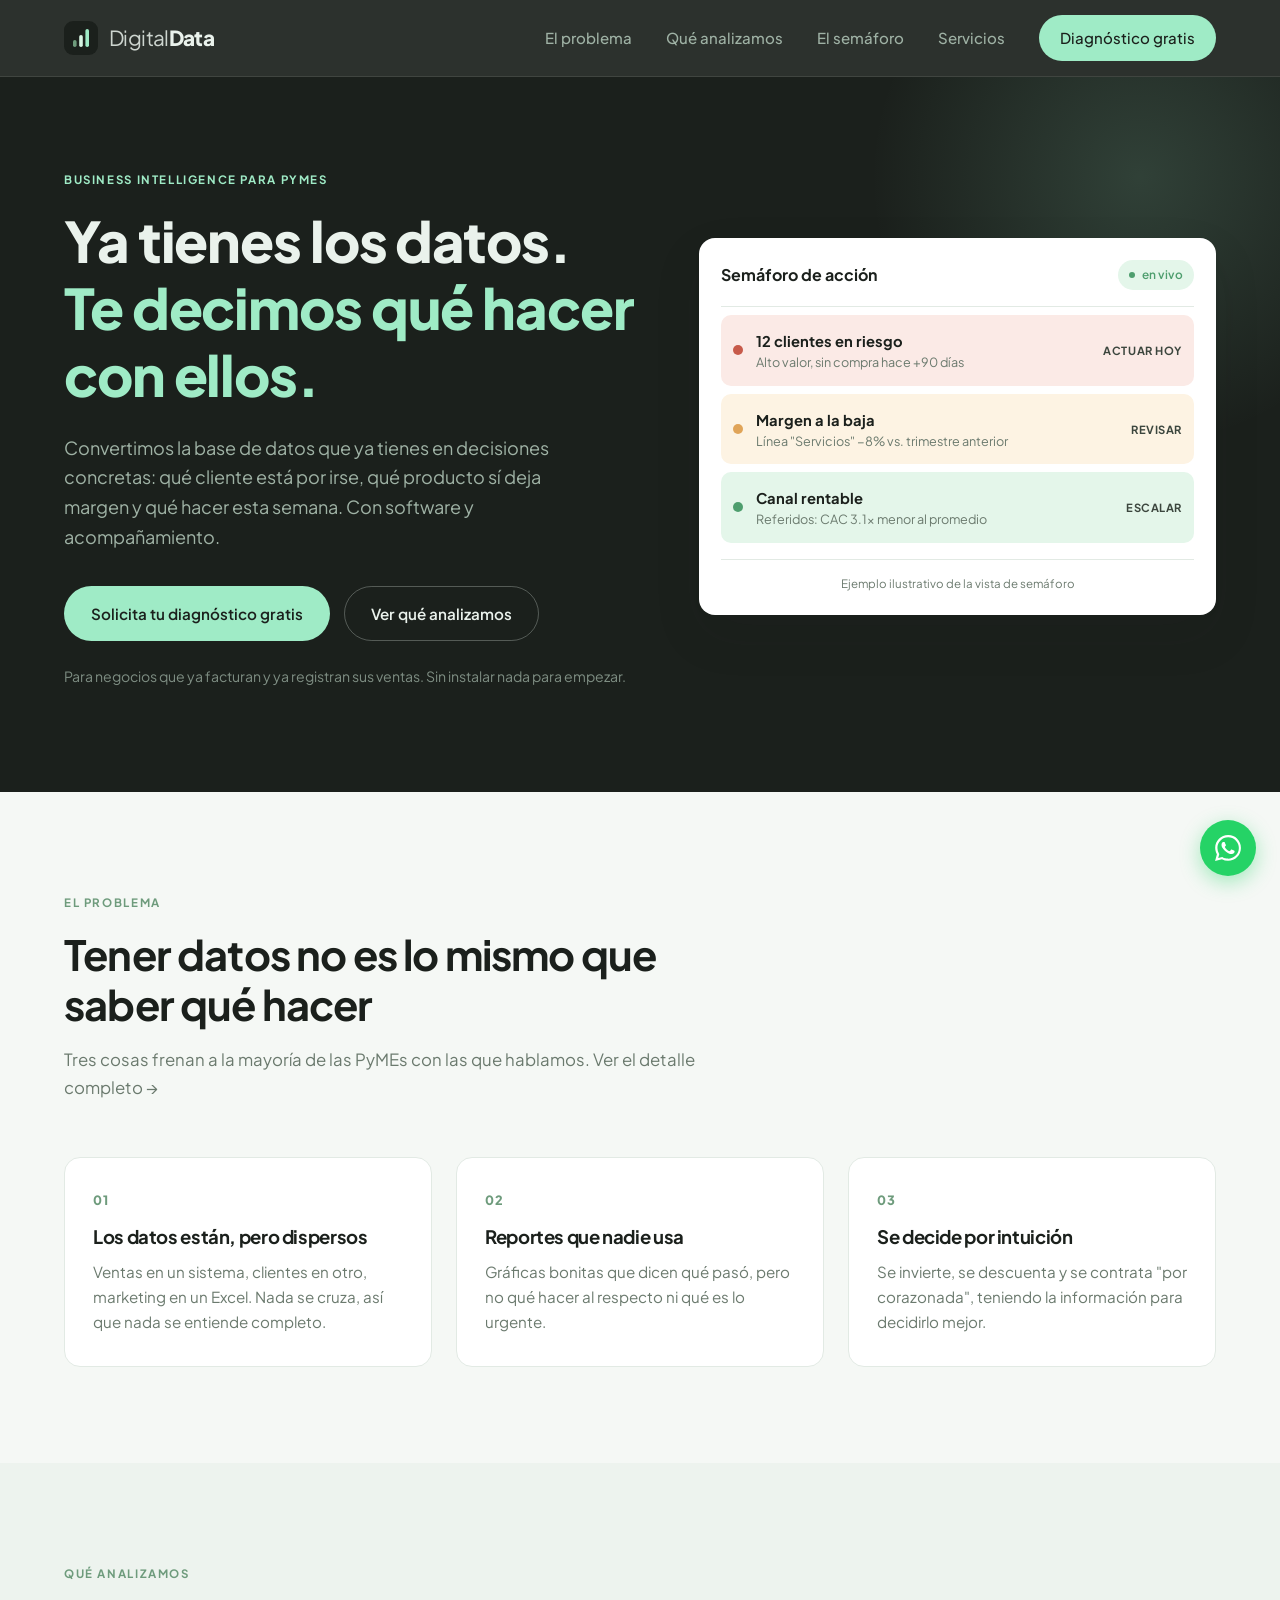
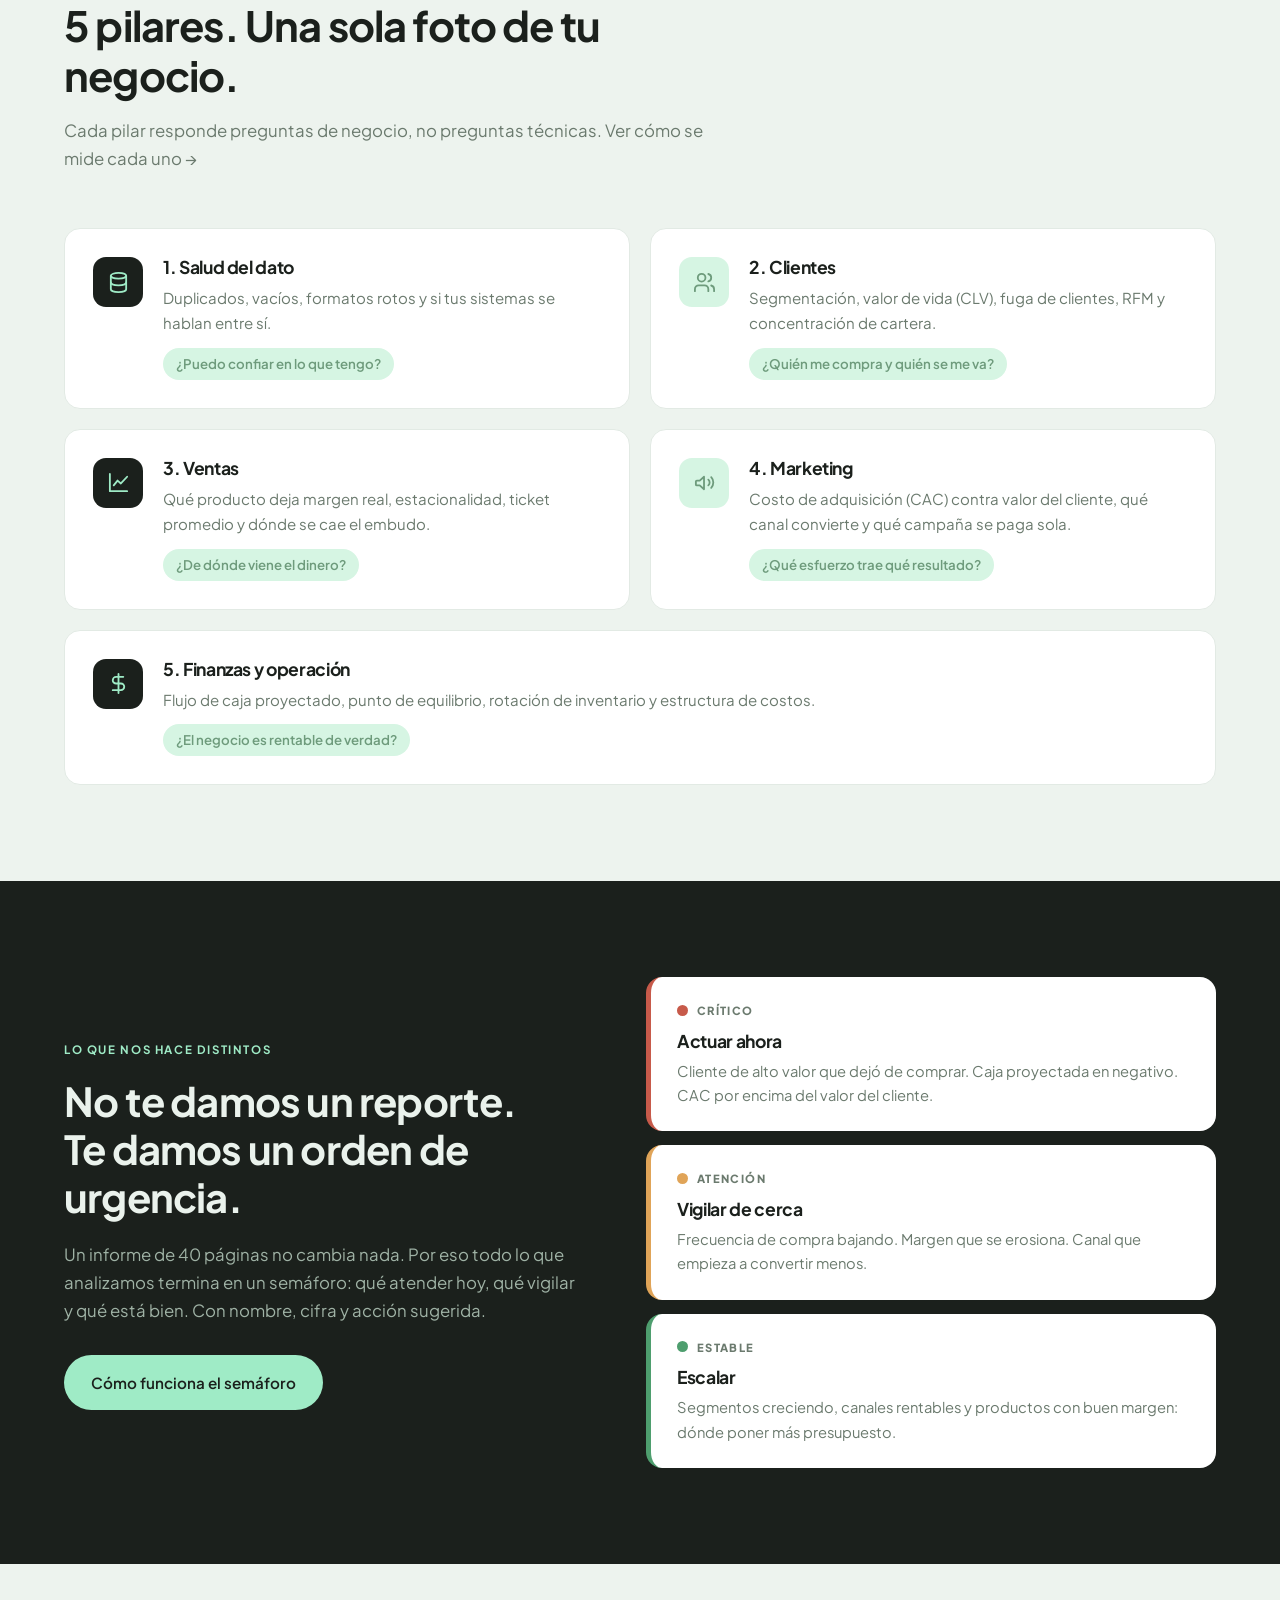
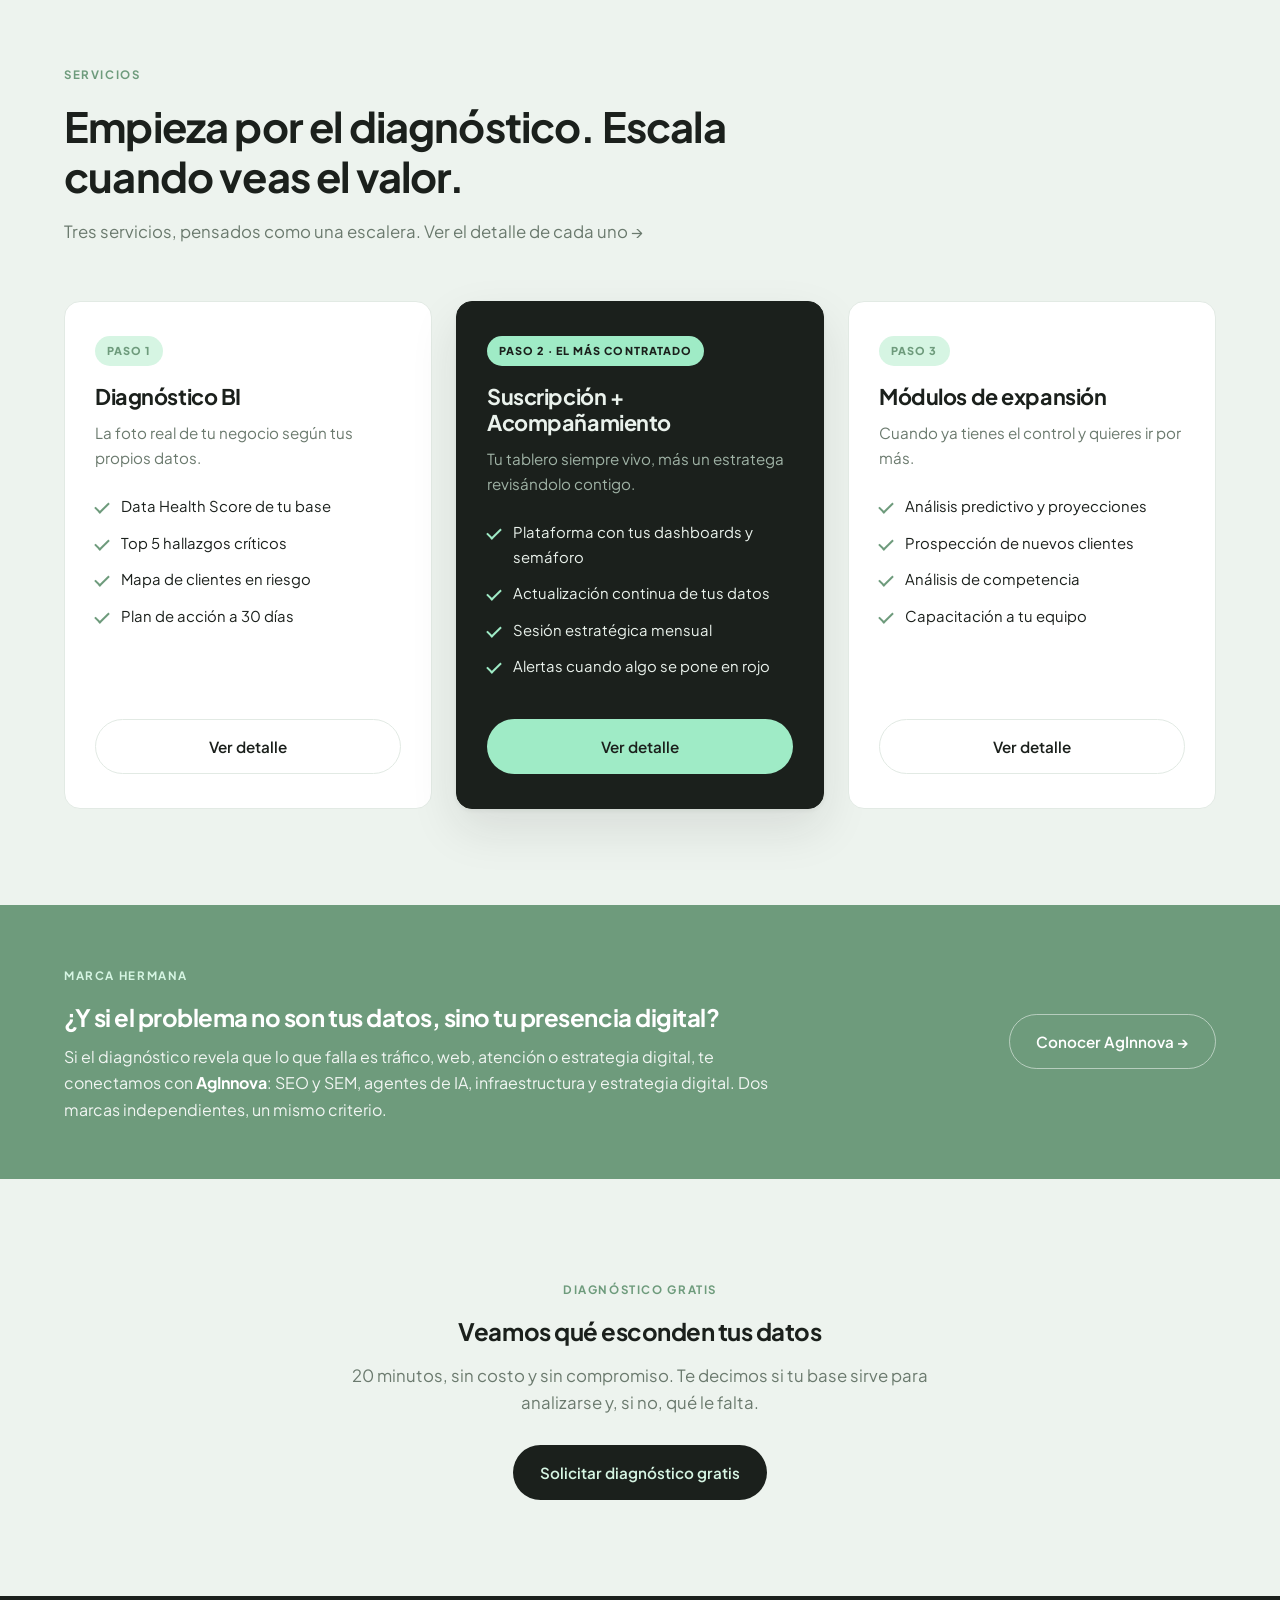
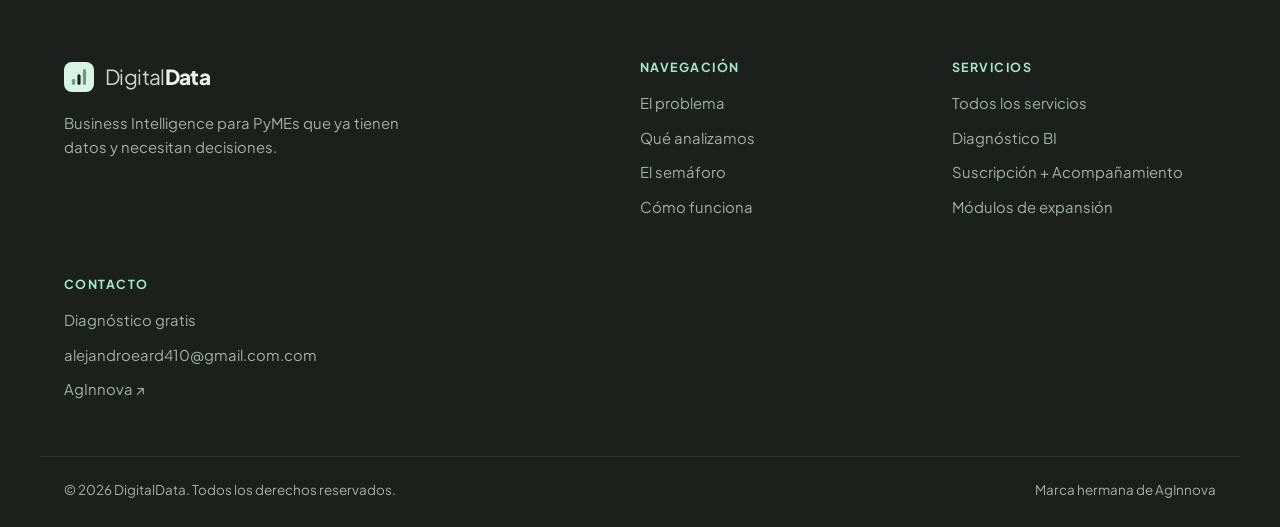
<file: web/index.html>
<!DOCTYPE html>
<html lang="es">
<head>

<!-- Google Tag Manager -->
<script>(function(w,d,s,l,i){w[l]=w[l]||[];w[l].push({'gtm.start':
new Date().getTime(),event:'gtm.js'});var f=d.getElementsByTagName(s)[0],
j=d.createElement(s),dl=l!='dataLayer'?'&l='+l:'';j.async=true;j.src=
'https://www.googletagmanager.com/gtm.js?id='+i+dl;f.parentNode.insertBefore(j,f);
})(window,document,'script','dataLayer','GTM-MSNFKMRJ');</script>
<!-- End Google Tag Manager -->
  
  
<meta charset="UTF-8">
<meta name="viewport" content="width=device-width, initial-scale=1.0">
<title>DigitalData — Business Intelligence para PyMEs</title>
<meta name="description" content="Convierte los datos que ya tienes en decisiones. Diagnóstico BI, semáforo de urgencia y acompañamiento estratégico para PyMEs. Solicita tu diagnóstico gratis.">
<link rel="canonical" href="https://www.leurydata.it.com/index.html">
<link rel="icon" type="image/svg+xml" href="favicon.svg">
<link rel="preconnect" href="https://fonts.googleapis.com">
<link rel="preconnect" href="https://fonts.gstatic.com" crossorigin>
<link href="https://fonts.googleapis.com/css2?family=Plus+Jakarta+Sans:wght@400;500;600;700;800&display=swap" rel="stylesheet">
<link rel="stylesheet" href="css/styles.css">
  
  
<meta property="og:title" content="LEURY DATA — Business Intelligence para PyMEs">
<meta property="og:description" content="Convierte los datos que ya tienes en decisiones. Diagnóstico BI, semáforo de urgencia y acompañamiento estratégico.">
<meta property="og:type" content="website">
<meta property="og:url" content="https://www.leurydata.it.com/index.html">

<script type="application/ld+json">
{
  "@context": "https://schema.org",
  "@type": "Organization",
  "name": "DigitalData",
  "url": "https://www.leurydata.it.com/index.html",
  "description": "Business Intelligence para PyMEs: diagnóstico de datos, software y acompañamiento estratégico.",
  "sameAs": ["https://leurydata.it.com"]
}
</script>
<script type="application/ld+json">
{
  "@context": "https://schema.org",
  "@type": "WebSite",
  "name": "DigitalData",
  "url": "https://www.leurydata.it.com/index.html"
}
</script>
</head>
<body>
<!-- Google Tag Manager (noscript) -->
<noscript><iframe src="https://www.googletagmanager.com/ns.html?id=GTM-MSNFKMRJ"
height="0" width="0" style="display:none;visibility:hidden"></iframe></noscript>
<!-- End Google Tag Manager (noscript) -->



<header class="nav" id="nav">
  <div class="container nav-inner">
    <a href="index.html" class="logo">
      <svg width="34" height="34" viewBox="0 0 34 34" fill="none" aria-hidden="true">
        <rect width="34" height="34" rx="9" fill="#1B201C"/>
        <rect x="9" y="19" width="3.6" height="7" rx="1.8" fill="#6E9B7C"/>
        <rect x="15.2" y="14" width="3.6" height="12" rx="1.8" fill="#D6F5E3"/>
        <rect x="21.4" y="8" width="3.6" height="18" rx="1.8" fill="#9FEBC6"/>
      </svg>
      <span class="logo-text"><span class="lt-light">Digital</span><span class="lt-bold">Data</span></span>
    </a>

    <nav class="nav-links" id="navLinks">
      <a href="el-problema.html">El problema</a>
      <a href="que-analizamos.html">Qué analizamos</a>
      <a href="el-semaforo.html">El semáforo</a>
      <a href="servicios.html">Servicios</a>
      <a href="contacto.html" class="btn btn-primary btn-sm">Diagnóstico gratis</a>
    </nav>

    <button class="nav-toggle" id="navToggle" aria-label="Abrir menú" aria-expanded="false">
      <span></span><span></span><span></span>
    </button>
  </div>
</header>

<section class="hero">
  <div class="container hero-inner">
    <div class="hero-copy">
      <span class="eyebrow">BUSINESS INTELLIGENCE PARA PYMES</span>
      <h1>Ya tienes los datos.<br><span class="hl">Te decimos qué hacer con ellos.</span></h1>
      <p class="hero-sub">
        Convertimos la base de datos que ya tienes en decisiones concretas:
        qué cliente está por irse, qué producto sí deja margen y qué hacer esta semana.
        Con software y acompañamiento.
      </p>
      <div class="hero-cta">
        <a href="contacto.html" class="btn btn-primary">Solicita tu diagnóstico gratis</a>
        <a href="que-analizamos.html" class="btn btn-ghost">Ver qué analizamos</a>
      </div>
      <p class="hero-note">Para negocios que ya facturan y ya registran sus ventas. Sin instalar nada para empezar.</p>
    </div>

    <div class="hero-panel" aria-hidden="true">
      <div class="panel-head">
        <span class="panel-title">Semáforo de acción</span>
        <span class="panel-live"><i></i>en vivo</span>
      </div>
      <div class="panel-row red">
        <div class="dot"></div>
        <div class="pr-body"><strong>12 clientes en riesgo</strong><span>Alto valor, sin compra hace +90 días</span></div>
        <span class="pr-tag">Actuar hoy</span>
      </div>
      <div class="panel-row amber">
        <div class="dot"></div>
        <div class="pr-body"><strong>Margen a la baja</strong><span>Línea "Servicios" −8% vs. trimestre anterior</span></div>
        <span class="pr-tag">Revisar</span>
      </div>
      <div class="panel-row green">
        <div class="dot"></div>
        <div class="pr-body"><strong>Canal rentable</strong><span>Referidos: CAC 3.1x menor al promedio</span></div>
        <span class="pr-tag">Escalar</span>
      </div>
      <div class="panel-foot">Ejemplo ilustrativo de la vista de semáforo</div>
    </div>
  </div>
</section>

<section class="section" id="problema">
  <div class="container">
    <div class="section-head">
      <span class="eyebrow dark">EL PROBLEMA</span>
      <h2>Tener datos no es lo mismo que saber qué hacer</h2>
      <p class="section-sub">
        Tres cosas frenan a la mayoría de las PyMEs con las que hablamos.
        <a href="el-problema.html" class="inline-link">Ver el detalle completo →</a>
      </p>
    </div>
    <div class="grid-3">
      <div class="card plain">
        <span class="card-num">01</span>
        <h3>Los datos están, pero dispersos</h3>
        <p>Ventas en un sistema, clientes en otro, marketing en un Excel. Nada se cruza, así que nada se entiende completo.</p>
      </div>
      <div class="card plain">
        <span class="card-num">02</span>
        <h3>Reportes que nadie usa</h3>
        <p>Gráficas bonitas que dicen qué pasó, pero no qué hacer al respecto ni qué es lo urgente.</p>
      </div>
      <div class="card plain">
        <span class="card-num">03</span>
        <h3>Se decide por intuición</h3>
        <p>Se invierte, se descuenta y se contrata "por corazonada", teniendo la información para decidirlo mejor.</p>
      </div>
    </div>
  </div>
</section>

<section class="section alt" id="pilares">
  <div class="container">
    <div class="section-head">
      <span class="eyebrow dark">QUÉ ANALIZAMOS</span>
      <h2>5 pilares. Una sola foto de tu negocio.</h2>
      <p class="section-sub">
        Cada pilar responde preguntas de negocio, no preguntas técnicas.
        <a href="que-analizamos.html" class="inline-link">Ver cómo se mide cada uno →</a>
      </p>
    </div>

    <div class="pillars">
      <article class="pillar">
        <div class="p-icon navy">
          <svg viewBox="0 0 24 24" fill="none" stroke="currentColor" stroke-width="1.9" stroke-linecap="round" stroke-linejoin="round"><ellipse cx="12" cy="5" rx="8" ry="3"/><path d="M4 5v14c0 1.7 3.6 3 8 3s8-1.3 8-3V5"/><path d="M4 12c0 1.7 3.6 3 8 3s8-1.3 8-3"/></svg>
        </div>
        <div class="p-body">
          <h3>1. Salud del dato</h3>
          <p>Duplicados, vacíos, formatos rotos y si tus sistemas se hablan entre sí.</p>
          <span class="p-q">¿Puedo confiar en lo que tengo?</span>
        </div>
      </article>

      <article class="pillar">
        <div class="p-icon coral">
          <svg viewBox="0 0 24 24" fill="none" stroke="currentColor" stroke-width="1.9" stroke-linecap="round" stroke-linejoin="round"><path d="M16 21v-2a4 4 0 0 0-4-4H6a4 4 0 0 0-4 4v2"/><circle cx="9" cy="7" r="4"/><path d="M22 21v-2a4 4 0 0 0-3-3.87"/><path d="M16 3.13a4 4 0 0 1 0 7.75"/></svg>
        </div>
        <div class="p-body">
          <h3>2. Clientes</h3>
          <p>Segmentación, valor de vida (CLV), fuga de clientes, RFM y concentración de cartera.</p>
          <span class="p-q">¿Quién me compra y quién se me va?</span>
        </div>
      </article>

      <article class="pillar">
        <div class="p-icon navy">
          <svg viewBox="0 0 24 24" fill="none" stroke="currentColor" stroke-width="1.9" stroke-linecap="round" stroke-linejoin="round"><path d="M3 3v18h18"/><path d="M7 15l4-5 3.5 3L21 6"/></svg>
        </div>
        <div class="p-body">
          <h3>3. Ventas</h3>
          <p>Qué producto deja margen real, estacionalidad, ticket promedio y dónde se cae el embudo.</p>
          <span class="p-q">¿De dónde viene el dinero?</span>
        </div>
      </article>

      <article class="pillar">
        <div class="p-icon coral">
          <svg viewBox="0 0 24 24" fill="none" stroke="currentColor" stroke-width="1.9" stroke-linecap="round" stroke-linejoin="round"><path d="M3 11v3a1 1 0 0 0 1 1h3l4.5 4V6L7 10H4a1 1 0 0 0-1 1z"/><path d="M16 9a4 4 0 0 1 0 6"/><path d="M19 6.5a8 8 0 0 1 0 11"/></svg>
        </div>
        <div class="p-body">
          <h3>4. Marketing</h3>
          <p>Costo de adquisición (CAC) contra valor del cliente, qué canal convierte y qué campaña se paga sola.</p>
          <span class="p-q">¿Qué esfuerzo trae qué resultado?</span>
        </div>
      </article>

      <article class="pillar wide">
        <div class="p-icon navy">
          <svg viewBox="0 0 24 24" fill="none" stroke="currentColor" stroke-width="1.9" stroke-linecap="round" stroke-linejoin="round"><path d="M12 2v20"/><path d="M17 5H9.5a3.5 3.5 0 0 0 0 7h5a3.5 3.5 0 0 1 0 7H6"/></svg>
        </div>
        <div class="p-body">
          <h3>5. Finanzas y operación</h3>
          <p>Flujo de caja proyectado, punto de equilibrio, rotación de inventario y estructura de costos.</p>
          <span class="p-q">¿El negocio es rentable de verdad?</span>
        </div>
      </article>
    </div>
  </div>
</section>

<section class="section semaforo-sec" id="semaforo">
  <div class="container sem-inner">
    <div class="sem-copy">
      <span class="eyebrow">LO QUE NOS HACE DISTINTOS</span>
      <h2>No te damos un reporte.<br>Te damos un orden de urgencia.</h2>
      <p>
        Un informe de 40 páginas no cambia nada. Por eso todo lo que analizamos
        termina en un semáforo: qué atender hoy, qué vigilar y qué está bien.
        Con nombre, cifra y acción sugerida.
      </p>
      <a href="el-semaforo.html" class="btn btn-mint">Cómo funciona el semáforo</a>
    </div>

    <div class="sem-cards">
      <div class="sem-card red">
        <div class="sc-top"><span class="sc-dot"></span><span class="sc-label">CRÍTICO</span></div>
        <h4>Actuar ahora</h4>
        <p>Cliente de alto valor que dejó de comprar. Caja proyectada en negativo. CAC por encima del valor del cliente.</p>
      </div>
      <div class="sem-card amber">
        <div class="sc-top"><span class="sc-dot"></span><span class="sc-label">ATENCIÓN</span></div>
        <h4>Vigilar de cerca</h4>
        <p>Frecuencia de compra bajando. Margen que se erosiona. Canal que empieza a convertir menos.</p>
      </div>
      <div class="sem-card green">
        <div class="sc-top"><span class="sc-dot"></span><span class="sc-label">ESTABLE</span></div>
        <h4>Escalar</h4>
        <p>Segmentos creciendo, canales rentables y productos con buen margen: dónde poner más presupuesto.</p>
      </div>
    </div>
  </div>
</section>

<section class="section alt" id="servicios">
  <div class="container">
    <div class="section-head">
      <span class="eyebrow dark">SERVICIOS</span>
      <h2>Empieza por el diagnóstico. Escala cuando veas el valor.</h2>
      <p class="section-sub">
        Tres servicios, pensados como una escalera.
        <a href="servicios.html" class="inline-link">Ver el detalle de cada uno →</a>
      </p>
    </div>

    <div class="plans">
      <div class="plan">
        <span class="plan-tag">PASO 1</span>
        <h3>Diagnóstico BI</h3>
        <p class="plan-desc">La foto real de tu negocio según tus propios datos.</p>
        <ul>
          <li>Data Health Score de tu base</li>
          <li>Top 5 hallazgos críticos</li>
          <li>Mapa de clientes en riesgo</li>
          <li>Plan de acción a 30 días</li>
        </ul>
        <a href="servicio-diagnostico-bi.html" class="btn btn-outline">Ver detalle</a>
      </div>

      <div class="plan featured">
        <span class="plan-tag light">PASO 2 · EL MÁS CONTRATADO</span>
        <h3>Suscripción + Acompañamiento</h3>
        <p class="plan-desc">Tu tablero siempre vivo, más un estratega revisándolo contigo.</p>
        <ul>
          <li>Plataforma con tus dashboards y semáforo</li>
          <li>Actualización continua de tus datos</li>
          <li>Sesión estratégica mensual</li>
          <li>Alertas cuando algo se pone en rojo</li>
        </ul>
        <a href="servicio-suscripcion-acompanamiento.html" class="btn btn-mint">Ver detalle</a>
      </div>

      <div class="plan">
        <span class="plan-tag">PASO 3</span>
        <h3>Módulos de expansión</h3>
        <p class="plan-desc">Cuando ya tienes el control y quieres ir por más.</p>
        <ul>
          <li>Análisis predictivo y proyecciones</li>
          <li>Prospección de nuevos clientes</li>
          <li>Análisis de competencia</li>
          <li>Capacitación a tu equipo</li>
        </ul>
        <a href="servicio-modulos-expansion.html" class="btn btn-outline">Ver detalle</a>
      </div>
    </div>
  </div>
</section>

<section class="aginnova">
  <div class="container ag-inner">
    <div class="ag-copy">
      <span class="eyebrow">MARCA HERMANA</span>
      <h3>¿Y si el problema no son tus datos, sino tu presencia digital?</h3>
      <p>
        Si el diagnóstico revela que lo que falla es tráfico, web, atención o estrategia digital,
        te conectamos con <strong>AgInnova</strong>: SEO y SEM, agentes de IA, infraestructura
        y estrategia digital. Dos marcas independientes, un mismo criterio.
      </p>
    </div>
    <a href="https://aginnova.it.com" target="_blank" rel="noopener" class="btn btn-ghost">Conocer AgInnova →</a>
  </div>
</section>

<section class="section contacto">
  <div class="container" style="text-align:center; max-width:640px">
    <span class="eyebrow dark">DIAGNÓSTICO GRATIS</span>
    <h2 style="margin-bottom:16px">Veamos qué esconden tus datos</h2>
    <p style="color:var(--muted); font-size:1.05rem; margin-bottom:28px">
      20 minutos, sin costo y sin compromiso. Te decimos si tu base sirve para
      analizarse y, si no, qué le falta.
    </p>
    <a href="contacto.html" class="btn btn-primary">Solicitar diagnóstico gratis</a>
  </div>
</section>

<footer class="footer">
  <div class="container footer-inner">
    <div class="f-brand">
      <a href="index.html" class="logo">
        <svg width="30" height="30" viewBox="0 0 34 34" fill="none" aria-hidden="true">
          <rect width="34" height="34" rx="9" fill="#D6F5E3"/>
          <rect x="9" y="19" width="3.6" height="7" rx="1.8" fill="#6E9B7C"/>
          <rect x="15.2" y="14" width="3.6" height="12" rx="1.8" fill="#1B201C"/>
          <rect x="21.4" y="8" width="3.6" height="18" rx="1.8" fill="#6E9B7C"/>
        </svg>
        <span class="logo-text light"><span class="lt-light">Digital</span><span class="lt-bold">Data</span></span>
      </a>
      <p>Business Intelligence para PyMEs que ya tienen datos y necesitan decisiones.</p>
    </div>
    <div class="f-links">
      <h4>Navegación</h4>
      <a href="el-problema.html">El problema</a>
      <a href="que-analizamos.html">Qué analizamos</a>
      <a href="el-semaforo.html">El semáforo</a>
      <a href="como-funciona.html">Cómo funciona</a>
    </div>
    <div class="f-links">
      <h4>Servicios</h4>
      <a href="servicios.html">Todos los servicios</a>
      <a href="servicio-diagnostico-bi.html">Diagnóstico BI</a>
      <a href="servicio-suscripcion-acompanamiento.html">Suscripción + Acompañamiento</a>
      <a href="servicio-modulos-expansion.html">Módulos de expansión</a>
    </div>
    <div class="f-links">
      <h4>Contacto</h4>
      <a href="contacto.html">Diagnóstico gratis</a>
      <a href="mailto:CORREO@digitaldata.com" id="footerMail">CORREO@digitaldata.com</a>
      <a href="https://aginnova.it.com" target="_blank" rel="noopener">AgInnova ↗</a>
    </div>
  </div>
  <div class="container footer-bottom">
    <span>© <span id="year">2026</span> DigitalData. Todos los derechos reservados.</span>
    <span>Marca hermana de AgInnova</span>
  </div>
</footer>

<a href="#" class="wa-float" id="waFloat" aria-label="Escríbenos por WhatsApp">
  <svg viewBox="0 0 24 24" fill="currentColor" width="26" height="26"><path d="M17.47 14.38c-.3-.15-1.76-.87-2.03-.97-.27-.1-.47-.15-.67.15-.2.3-.77.97-.94 1.17-.17.2-.35.22-.65.07-.3-.15-1.25-.46-2.38-1.47-.88-.78-1.48-1.75-1.65-2.05-.17-.3-.02-.46.13-.61.14-.14.3-.35.45-.53.15-.18.2-.3.3-.5.1-.2.05-.38-.03-.53-.07-.15-.67-1.62-.92-2.22-.24-.58-.49-.5-.67-.51h-.57c-.2 0-.52.07-.8.38-.27.3-1.04 1.02-1.04 2.48s1.07 2.88 1.22 3.08c.15.2 2.1 3.2 5.08 4.49.71.3 1.26.49 1.69.63.71.22 1.36.19 1.87.12.57-.09 1.76-.72 2.01-1.41.25-.7.25-1.29.17-1.41-.07-.13-.27-.2-.57-.35M12.05 21.8h-.03c-1.75 0-3.47-.47-4.97-1.36l-.36-.21-3.7.97.99-3.6-.23-.37a9.86 9.86 0 0 1-1.51-5.26c0-5.45 4.44-9.88 9.9-9.88 2.64 0 5.12 1.03 6.99 2.9a9.82 9.82 0 0 1 2.89 6.99c0 5.45-4.44 9.88-9.88 9.88M20.52 3.45A11.8 11.8 0 0 0 12.05 0C5.5 0 .17 5.33.17 11.88c0 2.09.55 4.14 1.59 5.94L.07 24l6.33-1.66a11.85 11.85 0 0 0 5.65 1.44h.01c6.55 0 11.88-5.33 11.88-11.88 0-3.17-1.24-6.15-3.48-8.4"/></svg>
</a>

<script src="js/main.js"></script>
</body>
</html>
</file>
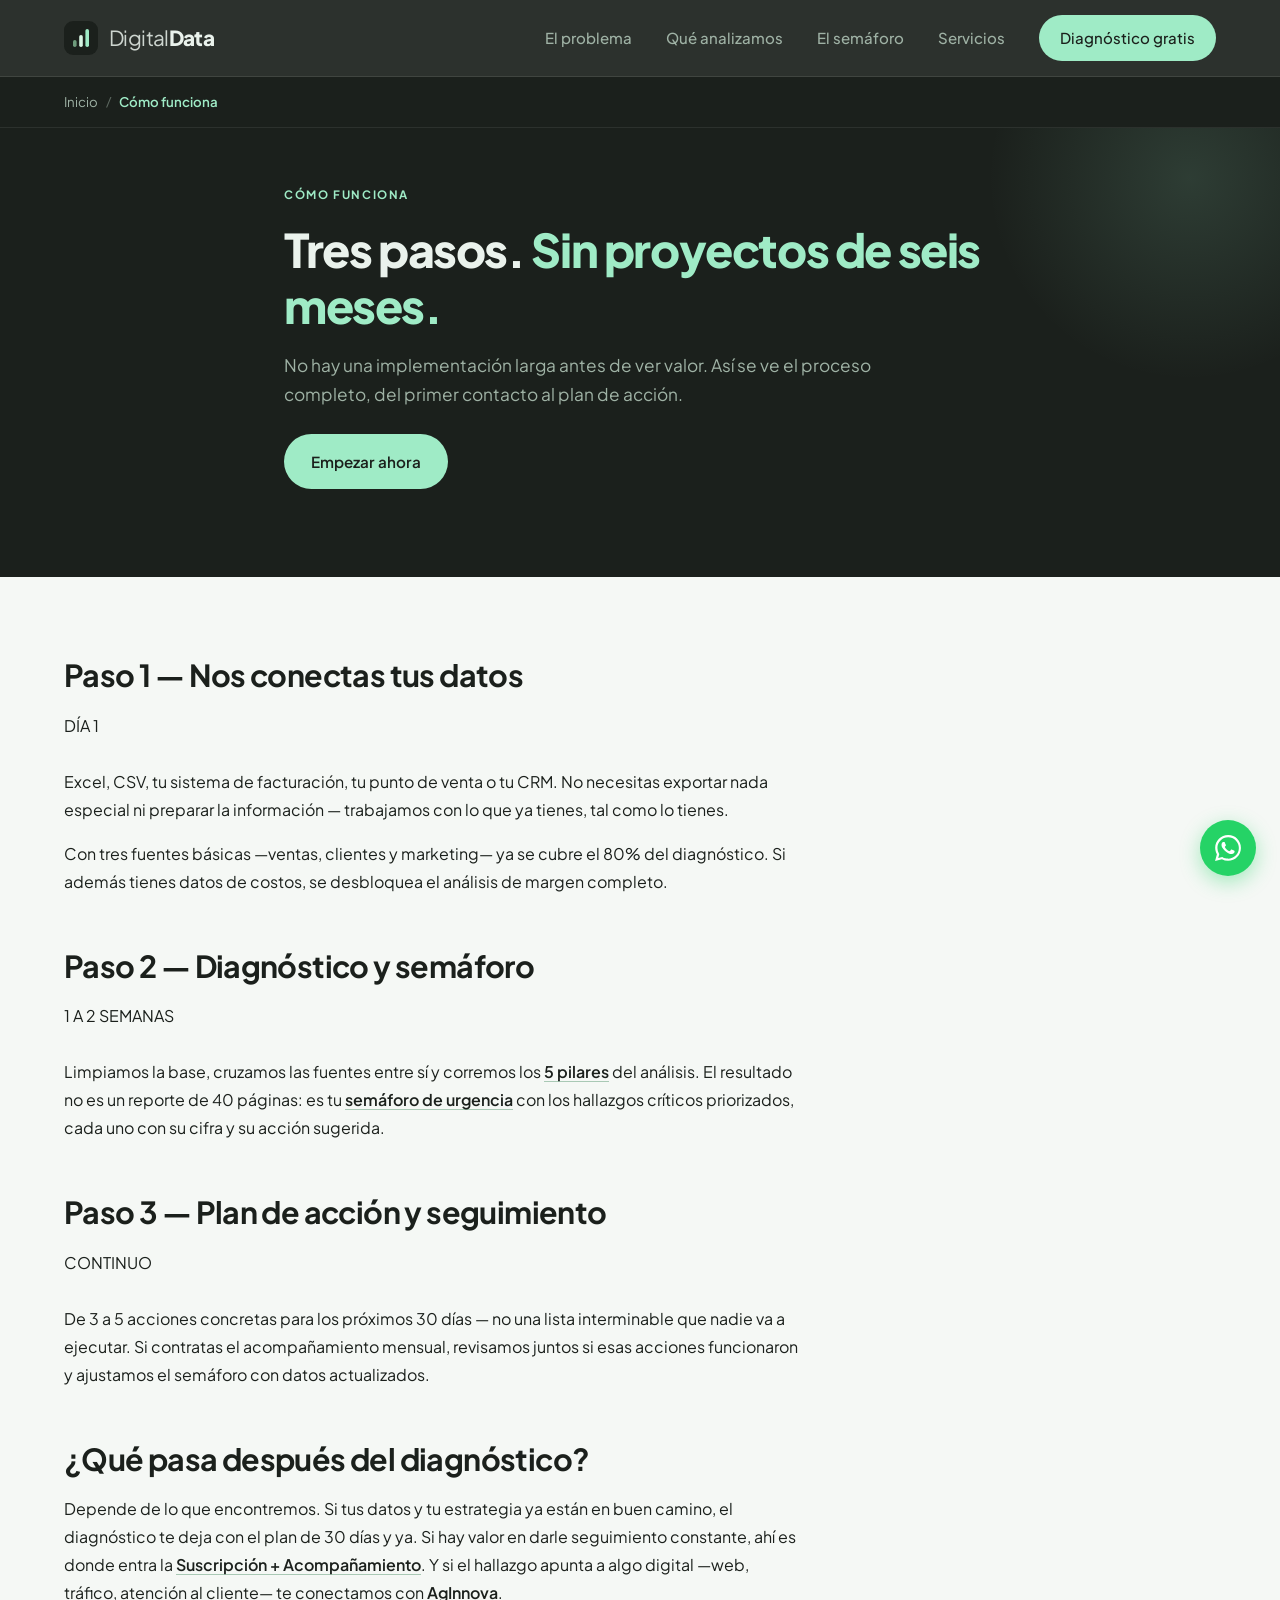
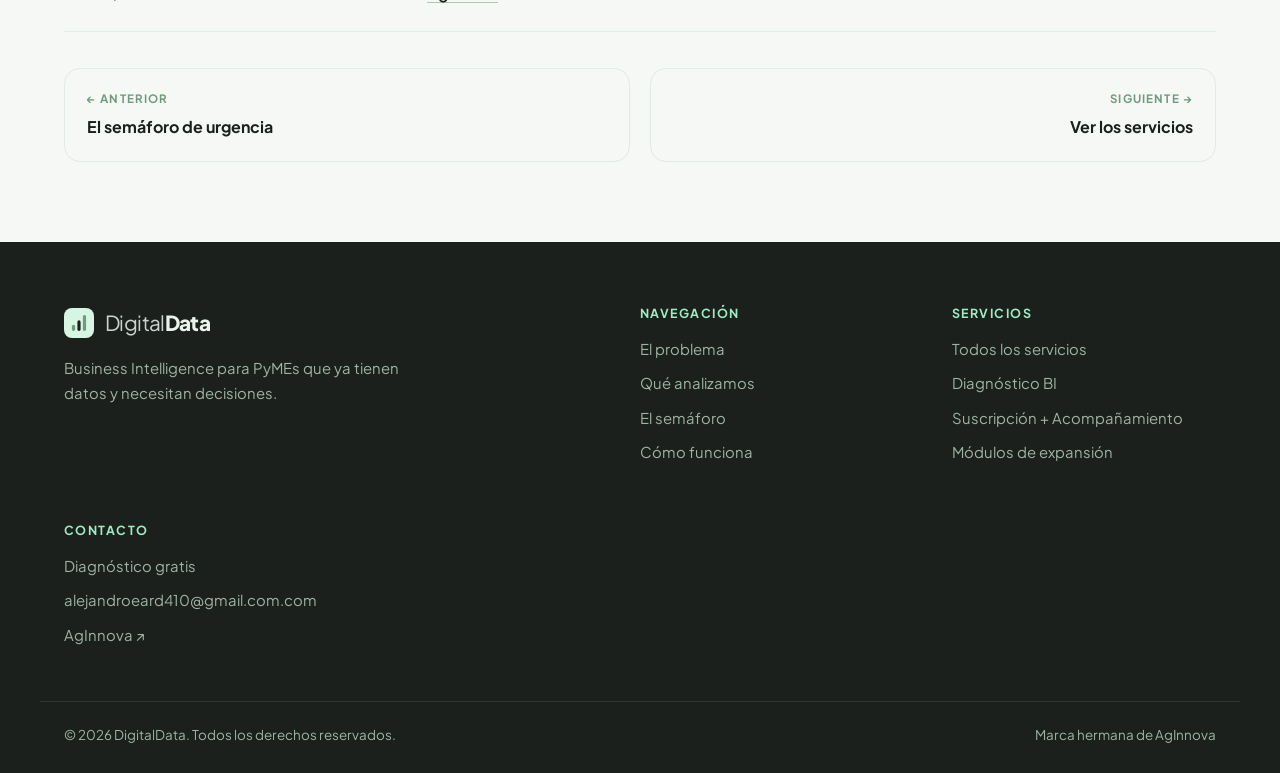
<file: web/como-funciona.html>
<!DOCTYPE html>
<html lang="es">
<head>
  <!-- Google Tag Manager -->
<script>(function(w,d,s,l,i){w[l]=w[l]||[];w[l].push({'gtm.start':
new Date().getTime(),event:'gtm.js'});var f=d.getElementsByTagName(s)[0],
j=d.createElement(s),dl=l!='dataLayer'?'&l='+l:'';j.async=true;j.src=
'https://www.googletagmanager.com/gtm.js?id='+i+dl;f.parentNode.insertBefore(j,f);
})(window,document,'script','dataLayer','GTM-MSNFKMRJ');</script>
<!-- End Google Tag Manager -->
<meta charset="UTF-8">
<meta name="viewport" content="width=device-width, initial-scale=1.0">
<title>Cómo Funciona Nuestro Diagnóstico BI | DigitalData</title>
<meta name="description" content="Tres pasos, sin proyectos de seis meses: conectas tus datos, recibes el diagnóstico y semáforo, y sales con un plan de acción a 30 días. Así es el proceso completo.">
<link rel="canonical" href="https://www.leurydata.it.com/como-funciona.html">
<link rel="icon" type="image/svg+xml" href="favicon.svg">
<link rel="preconnect" href="https://fonts.googleapis.com">
<link rel="preconnect" href="https://fonts.gstatic.com" crossorigin>
<link href="https://fonts.googleapis.com/css2?family=Plus+Jakarta+Sans:wght@400;500;600;700;800&display=swap" rel="stylesheet">
<link rel="stylesheet" href="css/styles.css">

<meta property="og:title" content="Cómo Funciona Nuestro Diagnóstico BI | DigitalData">
<meta property="og:description" content="Tres pasos, sin proyectos de seis meses. Así es el proceso completo, del primer contacto al plan de acción.">
<meta property="og:type" content="article">
<meta property="og:url" content="https://www.leurydata.it.com/como-funciona.html">

<script type="application/ld+json">
{
  "@context": "https://schema.org",
  "@type": "BreadcrumbList",
  "itemListElement": [
    {"@type": "ListItem", "position": 1, "name": "Inicio", "item": "https://www.leurydata.it.com/index.html"},
    {"@type": "ListItem", "position": 2, "name": "Cómo funciona", "item": "https://www.leurydata.it.com/como-funciona.html"}
  ]
}
</script>
<script type="application/ld+json">
{
  "@context": "https://schema.org",
  "@type": "HowTo",
  "name": "Cómo funciona el diagnóstico de Business Intelligence de DigitalData",
  "step": [
    {"@type": "HowToStep", "position": 1, "name": "Nos conectas tus datos", "text": "Excel, CSV, tu sistema de ventas o tu CRM. Con ventas, clientes y marketing ya se cubre el 80% del análisis."},
    {"@type": "HowToStep", "position": 2, "name": "Diagnóstico y semáforo", "text": "Se limpian, cruzan y analizan los 5 pilares. Se entregan los hallazgos críticos priorizados."},
    {"@type": "HowToStep", "position": 3, "name": "Plan de acción y seguimiento", "text": "De 3 a 5 acciones concretas a 30 días, con acompañamiento mensual para medir si funcionaron."}
  ]
}
</script>
</head>
<body>

  <!-- Google Tag Manager (noscript) -->
<noscript><iframe src="https://www.googletagmanager.com/ns.html?id=GTM-MSNFKMRJ"
height="0" width="0" style="display:none;visibility:hidden"></iframe></noscript>
<!-- End Google Tag Manager (noscript) -->
<header class="nav" id="nav">
  <div class="container nav-inner">
    <a href="index.html" class="logo">
      <svg width="34" height="34" viewBox="0 0 34 34" fill="none" aria-hidden="true">
        <rect width="34" height="34" rx="9" fill="#1B201C"/>
        <rect x="9" y="19" width="3.6" height="7" rx="1.8" fill="#6E9B7C"/>
        <rect x="15.2" y="14" width="3.6" height="12" rx="1.8" fill="#D6F5E3"/>
        <rect x="21.4" y="8" width="3.6" height="18" rx="1.8" fill="#9FEBC6"/>
      </svg>
      <span class="logo-text"><span class="lt-light">Digital</span><span class="lt-bold">Data</span></span>
    </a>
    <nav class="nav-links" id="navLinks">
      <a href="el-problema.html">El problema</a>
      <a href="que-analizamos.html">Qué analizamos</a>
      <a href="el-semaforo.html">El semáforo</a>
      <a href="servicios.html">Servicios</a>
      <a href="contacto.html" class="btn btn-primary btn-sm">Diagnóstico gratis</a>
    </nav>
    <button class="nav-toggle" id="navToggle" aria-label="Abrir menú" aria-expanded="false">
      <span></span><span></span><span></span>
    </button>
  </div>
</header>

<nav class="breadcrumb" aria-label="Ruta de navegación">
  <div class="container">
    <ol>
      <li><a href="index.html">Inicio</a></li>
      <li><span aria-current="page">Cómo funciona</span></li>
    </ol>
  </div>
</nav>

<section class="page-hero">
  <div class="container page-hero-inner">
    <span class="eyebrow">CÓMO FUNCIONA</span>
    <h1>Tres pasos. <span class="hl">Sin proyectos de seis meses.</span></h1>
    <p>
      No hay una implementación larga antes de ver valor. Así se ve el proceso completo,
      del primer contacto al plan de acción.
    </p>
    <div class="hero-cta">
      <a href="contacto.html" class="btn btn-primary">Empezar ahora</a>
    </div>
  </div>
</section>

<article class="article">
  <div class="container">
    <h2>Paso 1 — Nos conectas tus datos</h2>
    <p><span class="dd-tag neutro" style="display:inline-block;margin-bottom:12px">DÍA 1</span></p>
    <p>
      Excel, CSV, tu sistema de facturación, tu punto de venta o tu CRM. No necesitas
      exportar nada especial ni preparar la información — trabajamos con lo que ya tienes,
      tal como lo tienes.
    </p>
    <p>
      Con tres fuentes básicas —ventas, clientes y marketing— ya se cubre el 80% del
      diagnóstico. Si además tienes datos de costos, se desbloquea el análisis de margen
      completo.
    </p>

    <h2>Paso 2 — Diagnóstico y semáforo</h2>
    <p><span class="dd-tag neutro" style="display:inline-block;margin-bottom:12px">1 A 2 SEMANAS</span></p>
    <p>
      Limpiamos la base, cruzamos las fuentes entre sí y corremos los
      <a href="que-analizamos.html" class="inline-link">5 pilares</a> del análisis. El
      resultado no es un reporte de 40 páginas: es tu
      <a href="el-semaforo.html" class="inline-link">semáforo de urgencia</a> con los
      hallazgos críticos priorizados, cada uno con su cifra y su acción sugerida.
    </p>

    <h2>Paso 3 — Plan de acción y seguimiento</h2>
    <p><span class="dd-tag neutro" style="display:inline-block;margin-bottom:12px">CONTINUO</span></p>
    <p>
      De 3 a 5 acciones concretas para los próximos 30 días — no una lista interminable que
      nadie va a ejecutar. Si contratas el acompañamiento mensual, revisamos juntos si esas
      acciones funcionaron y ajustamos el semáforo con datos actualizados.
    </p>

    <h2>¿Qué pasa después del diagnóstico?</h2>
    <p>
      Depende de lo que encontremos. Si tus datos y tu estrategia ya están en buen camino,
      el diagnóstico te deja con el plan de 30 días y ya. Si hay valor en darle seguimiento
      constante, ahí es donde entra la
      <a href="servicio-suscripcion-acompanamiento.html" class="inline-link">Suscripción + Acompañamiento</a>.
      Y si el hallazgo apunta a algo digital —web, tráfico, atención al cliente— te conectamos
      con <a href="https://aginnova.it.com" target="_blank" rel="noopener" class="inline-link">AgInnova</a>.
    </p>

    <div class="page-nav">
      <a href="el-semaforo.html" class="page-nav-link prev">
        <span class="page-nav-eyebrow">← Anterior</span>
        <span class="page-nav-title">El semáforo de urgencia</span>
      </a>
      <a href="servicios.html" class="page-nav-link next">
        <span class="page-nav-eyebrow">Siguiente →</span>
        <span class="page-nav-title">Ver los servicios</span>
      </a>
    </div>
  </div>
</article>

<footer class="footer">
  <div class="container footer-inner">
    <div class="f-brand">
      <a href="index.html" class="logo">
        <svg width="30" height="30" viewBox="0 0 34 34" fill="none" aria-hidden="true">
          <rect width="34" height="34" rx="9" fill="#D6F5E3"/>
          <rect x="9" y="19" width="3.6" height="7" rx="1.8" fill="#6E9B7C"/>
          <rect x="15.2" y="14" width="3.6" height="12" rx="1.8" fill="#1B201C"/>
          <rect x="21.4" y="8" width="3.6" height="18" rx="1.8" fill="#6E9B7C"/>
        </svg>
        <span class="logo-text light"><span class="lt-light">Digital</span><span class="lt-bold">Data</span></span>
      </a>
      <p>Business Intelligence para PyMEs que ya tienen datos y necesitan decisiones.</p>
    </div>
    <div class="f-links">
      <h4>Navegación</h4>
      <a href="el-problema.html">El problema</a>
      <a href="que-analizamos.html">Qué analizamos</a>
      <a href="el-semaforo.html">El semáforo</a>
      <a href="como-funciona.html">Cómo funciona</a>
    </div>
    <div class="f-links">
      <h4>Servicios</h4>
      <a href="servicios.html">Todos los servicios</a>
      <a href="servicio-diagnostico-bi.html">Diagnóstico BI</a>
      <a href="servicio-suscripcion-acompanamiento.html">Suscripción + Acompañamiento</a>
      <a href="servicio-modulos-expansion.html">Módulos de expansión</a>
    </div>
    <div class="f-links">
      <h4>Contacto</h4>
      <a href="contacto.html">Diagnóstico gratis</a>
      <a href="mailto:CORREO@digitaldata.com" id="footerMail">CORREO@digitaldata.com</a>
      <a href="https://aginnova.it.com" target="_blank" rel="noopener">AgInnova ↗</a>
    </div>
  </div>
  <div class="container footer-bottom">
    <span>© <span id="year">2026</span> DigitalData. Todos los derechos reservados.</span>
    <span>Marca hermana de AgInnova</span>
  </div>
</footer>

<a href="#" class="wa-float" id="waFloat" aria-label="Escríbenos por WhatsApp">
  <svg viewBox="0 0 24 24" fill="currentColor" width="26" height="26"><path d="M17.47 14.38c-.3-.15-1.76-.87-2.03-.97-.27-.1-.47-.15-.67.15-.2.3-.77.97-.94 1.17-.17.2-.35.22-.65.07-.3-.15-1.25-.46-2.38-1.47-.88-.78-1.48-1.75-1.65-2.05-.17-.3-.02-.46.13-.61.14-.14.3-.35.45-.53.15-.18.2-.3.3-.5.1-.2.05-.38-.03-.53-.07-.15-.67-1.62-.92-2.22-.24-.58-.49-.5-.67-.51h-.57c-.2 0-.52.07-.8.38-.27.3-1.04 1.02-1.04 2.48s1.07 2.88 1.22 3.08c.15.2 2.1 3.2 5.08 4.49.71.3 1.26.49 1.69.63.71.22 1.36.19 1.87.12.57-.09 1.76-.72 2.01-1.41.25-.7.25-1.29.17-1.41-.07-.13-.27-.2-.57-.35M12.05 21.8h-.03c-1.75 0-3.47-.47-4.97-1.36l-.36-.21-3.7.97.99-3.6-.23-.37a9.86 9.86 0 0 1-1.51-5.26c0-5.45 4.44-9.88 9.9-9.88 2.64 0 5.12 1.03 6.99 2.9a9.82 9.82 0 0 1 2.89 6.99c0 5.45-4.44 9.88-9.88 9.88M20.52 3.45A11.8 11.8 0 0 0 12.05 0C5.5 0 .17 5.33.17 11.88c0 2.09.55 4.14 1.59 5.94L.07 24l6.33-1.66a11.85 11.85 0 0 0 5.65 1.44h.01c6.55 0 11.88-5.33 11.88-11.88 0-3.17-1.24-6.15-3.48-8.4"/></svg>
</a>

<script src="js/main.js"></script>
</body>
</html>
</file>
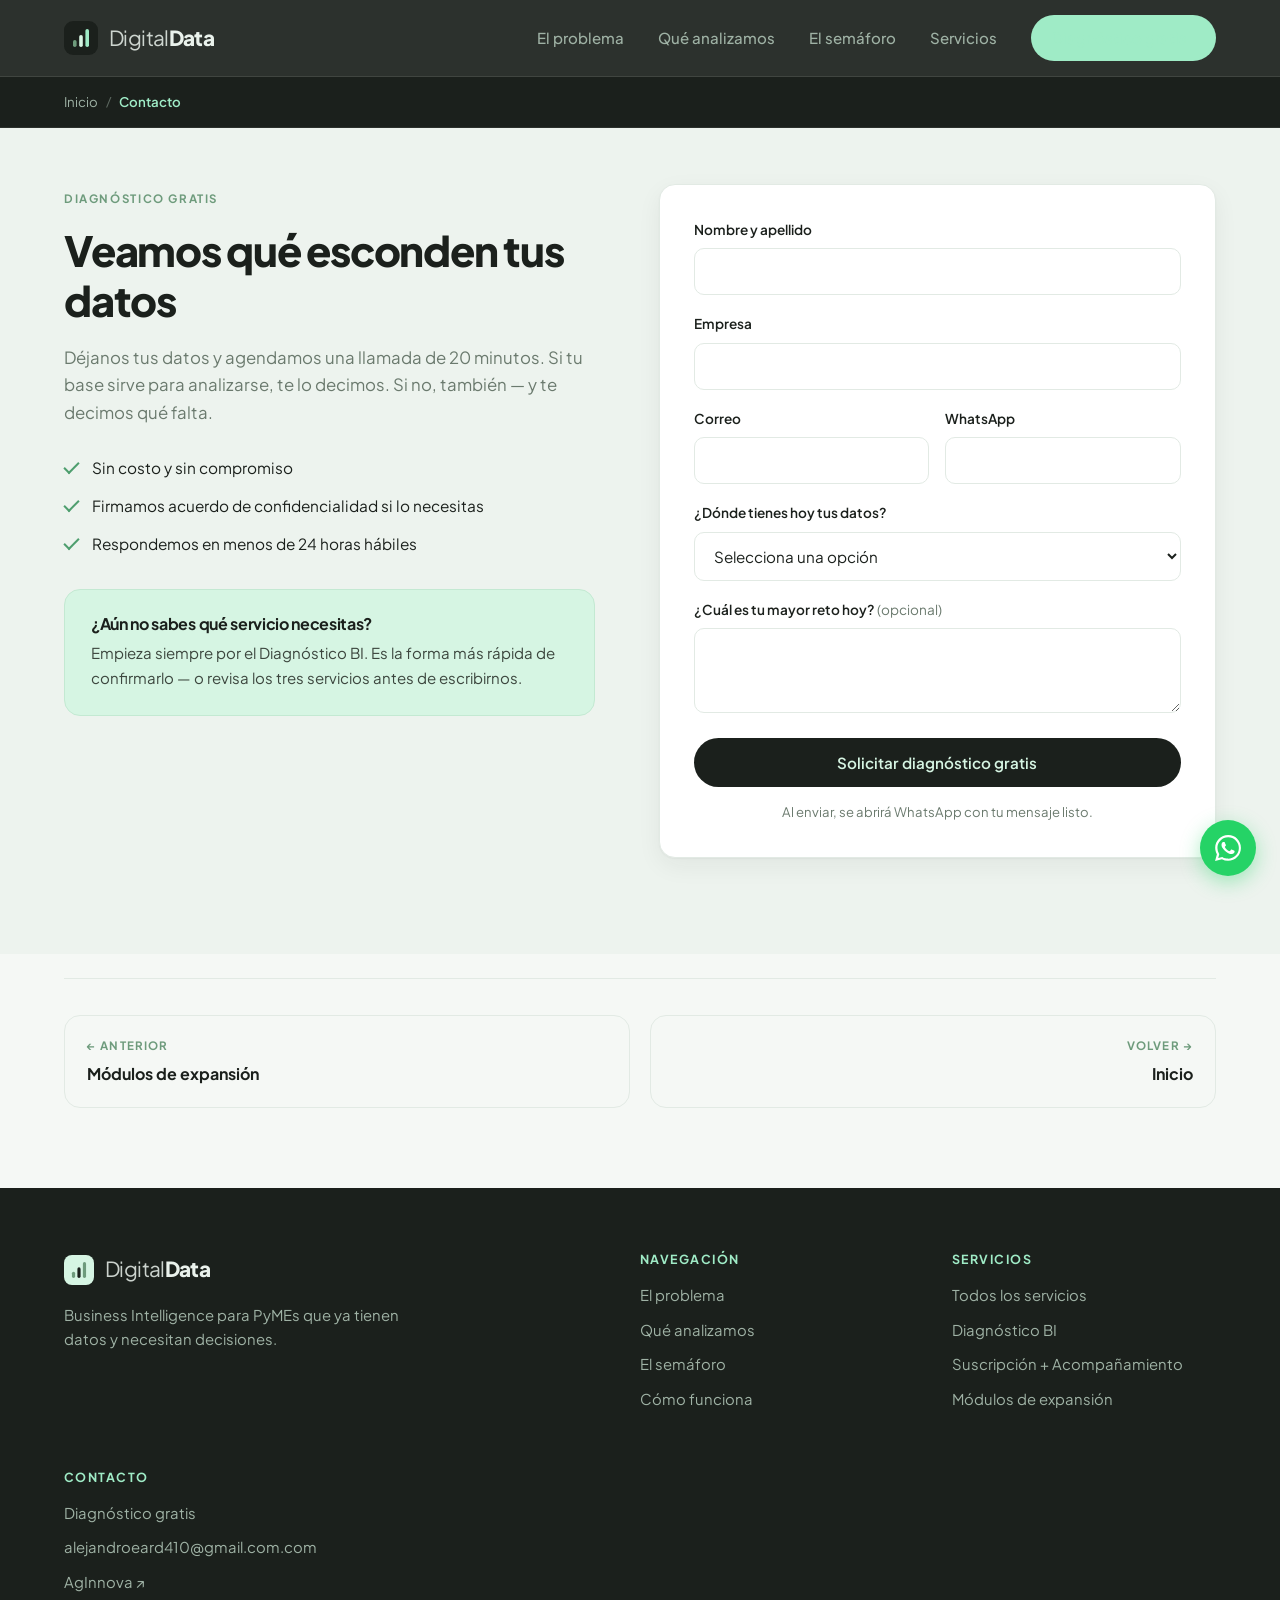
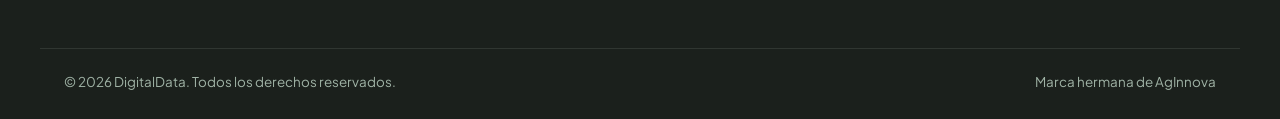
<file: web/contacto.html>
<!DOCTYPE html>
<html lang="es">
<head>
  <!-- Google Tag Manager -->
<script>(function(w,d,s,l,i){w[l]=w[l]||[];w[l].push({'gtm.start':
new Date().getTime(),event:'gtm.js'});var f=d.getElementsByTagName(s)[0],
j=d.createElement(s),dl=l!='dataLayer'?'&l='+l:'';j.async=true;j.src=
'https://www.googletagmanager.com/gtm.js?id='+i+dl;f.parentNode.insertBefore(j,f);
})(window,document,'script','dataLayer','GTM-MSNFKMRJ');</script>
<!-- End Google Tag Manager -->
<meta charset="UTF-8">
<meta name="viewport" content="width=device-width, initial-scale=1.0">
<title>Solicita tu Diagnóstico BI Gratis | Contacto DigitalData</title>
<meta name="description" content="Agenda una llamada de 20 minutos, sin costo ni compromiso. Te decimos si tu base de datos sirve para analizarse y qué falta si no. Respondemos en 24 horas.">
<link rel="canonical" href="https://www.leurydata.it.com/contacto.html">
<link rel="icon" type="image/svg+xml" href="favicon.svg">
<link rel="preconnect" href="https://fonts.googleapis.com">
<link rel="preconnect" href="https://fonts.gstatic.com" crossorigin>
<link href="https://fonts.googleapis.com/css2?family=Plus+Jakarta+Sans:wght@400;500;600;700;800&display=swap" rel="stylesheet">
<link rel="stylesheet" href="css/styles.css">

<meta property="og:title" content="Solicita tu Diagnóstico BI Gratis | Contacto DigitalData">
<meta property="og:description" content="Agenda una llamada de 20 minutos, sin costo ni compromiso. Respondemos en menos de 24 horas hábiles.">
<meta property="og:type" content="website">
<meta property="og:url" content="https://www.leurydata.it.com/contacto.html">

<script type="application/ld+json">
{
  "@context": "https://schema.org",
  "@type": "BreadcrumbList",
  "itemListElement": [
    {"@type": "ListItem", "position": 1, "name": "Inicio", "item": "https://www.leurydata.it.com/index.html"},
    {"@type": "ListItem", "position": 2, "name": "Contacto", "item": "https://www.leurydata.it.com/contacto.html"}
  ]
}
</script>
</head>
<body>
<!-- Google Tag Manager (noscript) -->
<noscript><iframe src="https://www.googletagmanager.com/ns.html?id=GTM-MSNFKMRJ"
height="0" width="0" style="display:none;visibility:hidden"></iframe></noscript>
<!-- End Google Tag Manager (noscript) -->
<header class="nav" id="nav">
  <div class="container nav-inner">
    <a href="index.html" class="logo">
      <svg width="34" height="34" viewBox="0 0 34 34" fill="none" aria-hidden="true">
        <rect width="34" height="34" rx="9" fill="#1B201C"/>
        <rect x="9" y="19" width="3.6" height="7" rx="1.8" fill="#6E9B7C"/>
        <rect x="15.2" y="14" width="3.6" height="12" rx="1.8" fill="#D6F5E3"/>
        <rect x="21.4" y="8" width="3.6" height="18" rx="1.8" fill="#9FEBC6"/>
      </svg>
      <span class="logo-text"><span class="lt-light">Digital</span><span class="lt-bold">Data</span></span>
    </a>
    <nav class="nav-links" id="navLinks">
      <a href="el-problema.html">El problema</a>
      <a href="que-analizamos.html">Qué analizamos</a>
      <a href="el-semaforo.html">El semáforo</a>
      <a href="servicios.html">Servicios</a>
      <a href="contacto.html" class="btn btn-primary btn-sm">Diagnóstico gratis</a>
    </nav>
    <button class="nav-toggle" id="navToggle" aria-label="Abrir menú" aria-expanded="false">
      <span></span><span></span><span></span>
    </button>
  </div>
</header>

<nav class="breadcrumb" aria-label="Ruta de navegación">
  <div class="container">
    <ol>
      <li><a href="index.html">Inicio</a></li>
      <li><span aria-current="page">Contacto</span></li>
    </ol>
  </div>
</nav>

<section class="section contacto" style="padding-top:56px">
  <div class="container contact-inner">
    <div class="contact-copy">
      <span class="eyebrow dark">DIAGNÓSTICO GRATIS</span>
      <h1 style="font-size:clamp(1.9rem,4vw,2.6rem);font-weight:800;letter-spacing:-.03em;margin-bottom:18px">
        Veamos qué esconden tus datos
      </h1>
      <p>
        Déjanos tus datos y agendamos una llamada de 20 minutos. Si tu base sirve para
        analizarse, te lo decimos. Si no, también — y te decimos qué falta.
      </p>
      <ul class="contact-list">
        <li>Sin costo y sin compromiso</li>
        <li>Firmamos acuerdo de confidencialidad si lo necesitas</li>
        <li>Respondemos en menos de 24 horas hábiles</li>
      </ul>

      <div class="callout" style="margin-top:32px">
        <h4>¿Aún no sabes qué servicio necesitas?</h4>
        <p>
          Empieza siempre por el <a href="servicio-diagnostico-bi.html" class="inline-link">Diagnóstico BI</a>.
          Es la forma más rápida de confirmarlo — o revisa
          <a href="servicios.html" class="inline-link">los tres servicios</a> antes de escribirnos.
        </p>
      </div>
    </div>

    <form class="contact-form" id="leadForm" novalidate>
      <div class="field">
        <label for="nombre">Nombre y apellido</label>
        <input type="text" id="nombre" name="nombre" required autocomplete="name">
      </div>
      <div class="field">
        <label for="empresa">Empresa</label>
        <input type="text" id="empresa" name="empresa" required autocomplete="organization">
      </div>
      <div class="field-row">
        <div class="field">
          <label for="email">Correo</label>
          <input type="email" id="email" name="email" required autocomplete="email">
        </div>
        <div class="field">
          <label for="telefono">WhatsApp</label>
          <input type="tel" id="telefono" name="telefono" required autocomplete="tel">
        </div>
      </div>
      <div class="field">
        <label for="datos">¿Dónde tienes hoy tus datos?</label>
        <select id="datos" name="datos" required>
          <option value="">Selecciona una opción</option>
          <option>Excel / Google Sheets</option>
          <option>Sistema de facturación o punto de venta</option>
          <option>CRM (HubSpot, Zoho, Salesforce, etc.)</option>
          <option>ERP / sistema contable</option>
          <option>Varios sistemas separados</option>
          <option>No estoy seguro</option>
        </select>
      </div>
      <div class="field">
        <label for="reto">¿Cuál es tu mayor reto hoy? <span class="opt">(opcional)</span></label>
        <textarea id="reto" name="reto" rows="3"></textarea>
      </div>
      <button type="submit" class="btn btn-primary btn-block">Solicitar diagnóstico gratis</button>
      <p class="form-note" id="formNote">Al enviar, se abrirá WhatsApp con tu mensaje listo.</p>
    </form>
  </div>
</section>

<article class="article" style="padding-top:0">
  <div class="container">
    <div class="page-nav">
      <a href="servicio-modulos-expansion.html" class="page-nav-link prev">
        <span class="page-nav-eyebrow">← Anterior</span>
        <span class="page-nav-title">Módulos de expansión</span>
      </a>
      <a href="index.html" class="page-nav-link next">
        <span class="page-nav-eyebrow">Volver →</span>
        <span class="page-nav-title">Inicio</span>
      </a>
    </div>
  </div>
</article>

<footer class="footer">
  <div class="container footer-inner">
    <div class="f-brand">
      <a href="index.html" class="logo">
        <svg width="30" height="30" viewBox="0 0 34 34" fill="none" aria-hidden="true">
          <rect width="34" height="34" rx="9" fill="#D6F5E3"/>
          <rect x="9" y="19" width="3.6" height="7" rx="1.8" fill="#6E9B7C"/>
          <rect x="15.2" y="14" width="3.6" height="12" rx="1.8" fill="#1B201C"/>
          <rect x="21.4" y="8" width="3.6" height="18" rx="1.8" fill="#6E9B7C"/>
        </svg>
        <span class="logo-text light"><span class="lt-light">Digital</span><span class="lt-bold">Data</span></span>
      </a>
      <p>Business Intelligence para PyMEs que ya tienen datos y necesitan decisiones.</p>
    </div>
    <div class="f-links">
      <h4>Navegación</h4>
      <a href="el-problema.html">El problema</a>
      <a href="que-analizamos.html">Qué analizamos</a>
      <a href="el-semaforo.html">El semáforo</a>
      <a href="como-funciona.html">Cómo funciona</a>
    </div>
    <div class="f-links">
      <h4>Servicios</h4>
      <a href="servicios.html">Todos los servicios</a>
      <a href="servicio-diagnostico-bi.html">Diagnóstico BI</a>
      <a href="servicio-suscripcion-acompanamiento.html">Suscripción + Acompañamiento</a>
      <a href="servicio-modulos-expansion.html">Módulos de expansión</a>
    </div>
    <div class="f-links">
      <h4>Contacto</h4>
      <a href="contacto.html">Diagnóstico gratis</a>
      <a href="mailto:CORREO@digitaldata.com" id="footerMail">CORREO@digitaldata.com</a>
      <a href="https://aginnova.it.com" target="_blank" rel="noopener">AgInnova ↗</a>
    </div>
  </div>
  <div class="container footer-bottom">
    <span>© <span id="year">2026</span> DigitalData. Todos los derechos reservados.</span>
    <span>Marca hermana de AgInnova</span>
  </div>
</footer>

<a href="#" class="wa-float" id="waFloat" aria-label="Escríbenos por WhatsApp">
  <svg viewBox="0 0 24 24" fill="currentColor" width="26" height="26"><path d="M17.47 14.38c-.3-.15-1.76-.87-2.03-.97-.27-.1-.47-.15-.67.15-.2.3-.77.97-.94 1.17-.17.2-.35.22-.65.07-.3-.15-1.25-.46-2.38-1.47-.88-.78-1.48-1.75-1.65-2.05-.17-.3-.02-.46.13-.61.14-.14.3-.35.45-.53.15-.18.2-.3.3-.5.1-.2.05-.38-.03-.53-.07-.15-.67-1.62-.92-2.22-.24-.58-.49-.5-.67-.51h-.57c-.2 0-.52.07-.8.38-.27.3-1.04 1.02-1.04 2.48s1.07 2.88 1.22 3.08c.15.2 2.1 3.2 5.08 4.49.71.3 1.26.49 1.69.63.71.22 1.36.19 1.87.12.57-.09 1.76-.72 2.01-1.41.25-.7.25-1.29.17-1.41-.07-.13-.27-.2-.57-.35M12.05 21.8h-.03c-1.75 0-3.47-.47-4.97-1.36l-.36-.21-3.7.97.99-3.6-.23-.37a9.86 9.86 0 0 1-1.51-5.26c0-5.45 4.44-9.88 9.9-9.88 2.64 0 5.12 1.03 6.99 2.9a9.82 9.82 0 0 1 2.89 6.99c0 5.45-4.44 9.88-9.88 9.88M20.52 3.45A11.8 11.8 0 0 0 12.05 0C5.5 0 .17 5.33.17 11.88c0 2.09.55 4.14 1.59 5.94L.07 24l6.33-1.66a11.85 11.85 0 0 0 5.65 1.44h.01c6.55 0 11.88-5.33 11.88-11.88 0-3.17-1.24-6.15-3.48-8.4"/></svg>
</a>

<script src="js/main.js"></script>
</body>
</html>
</file>
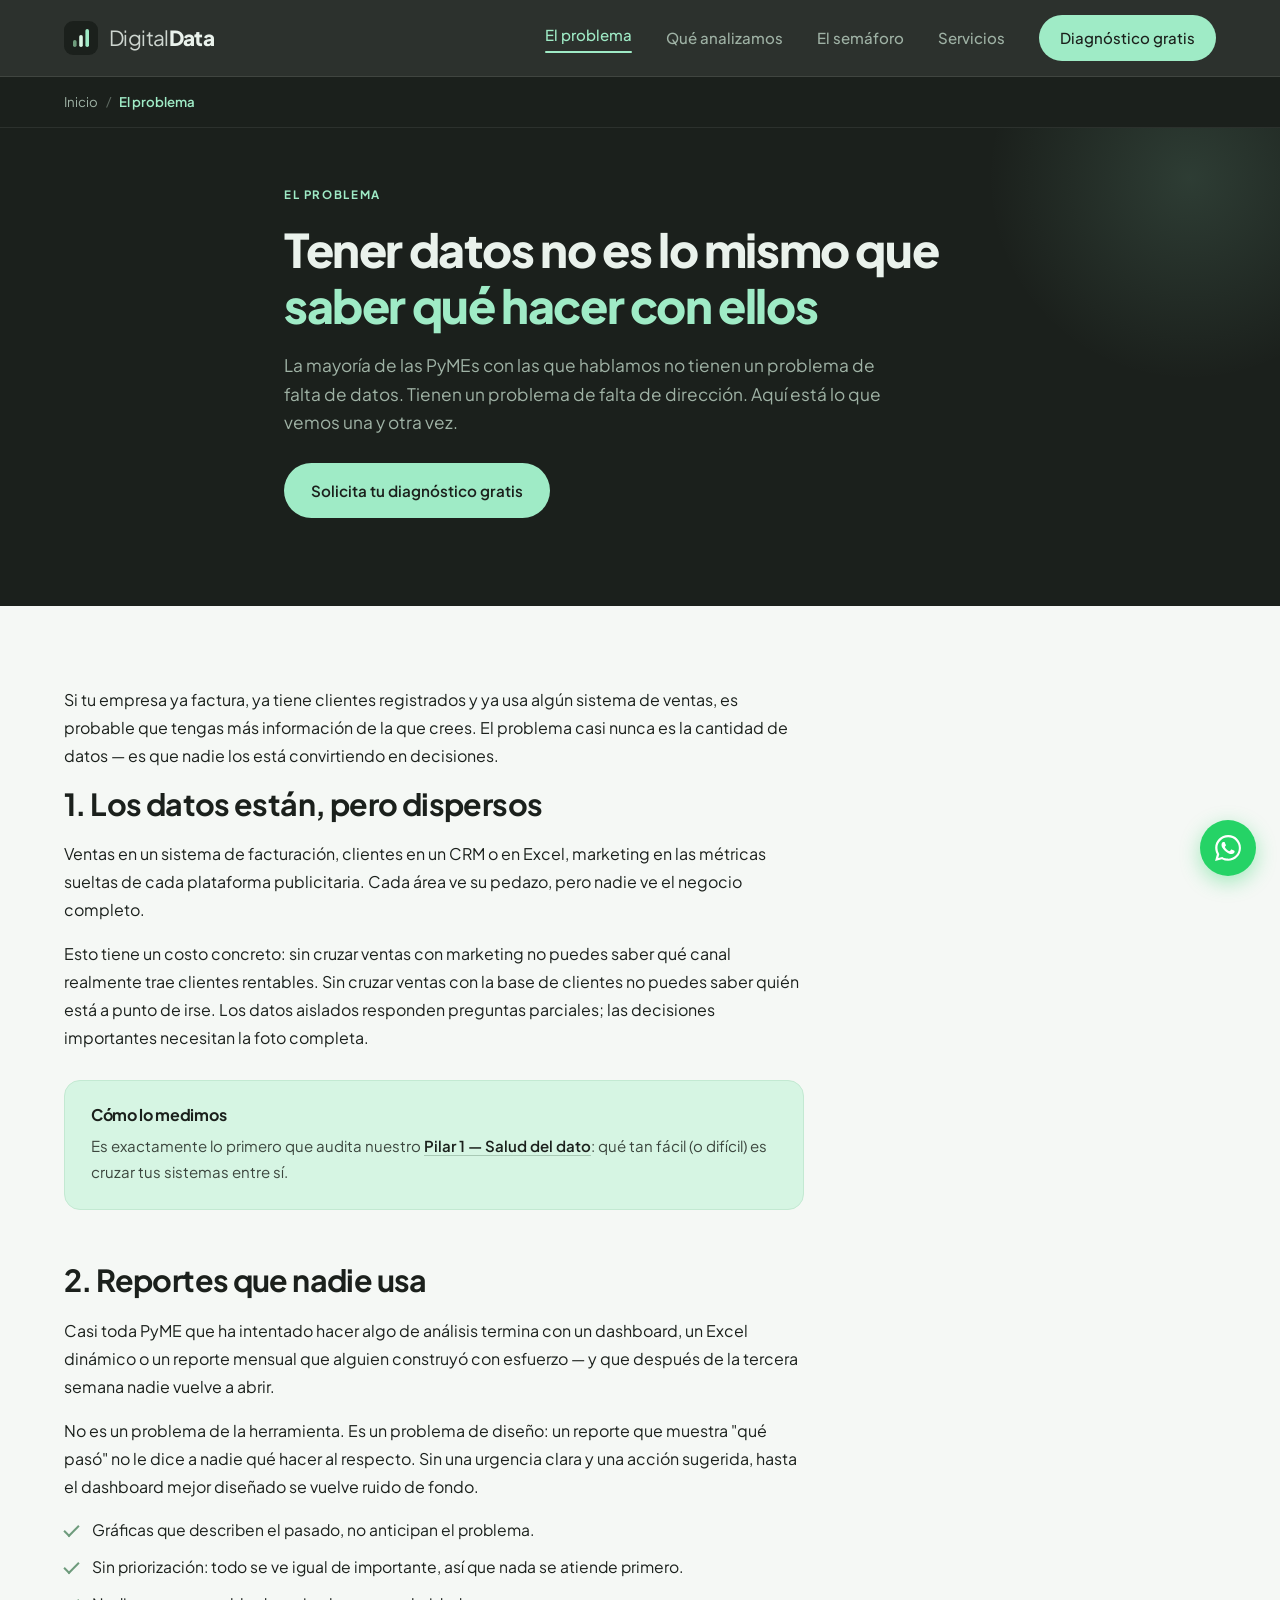
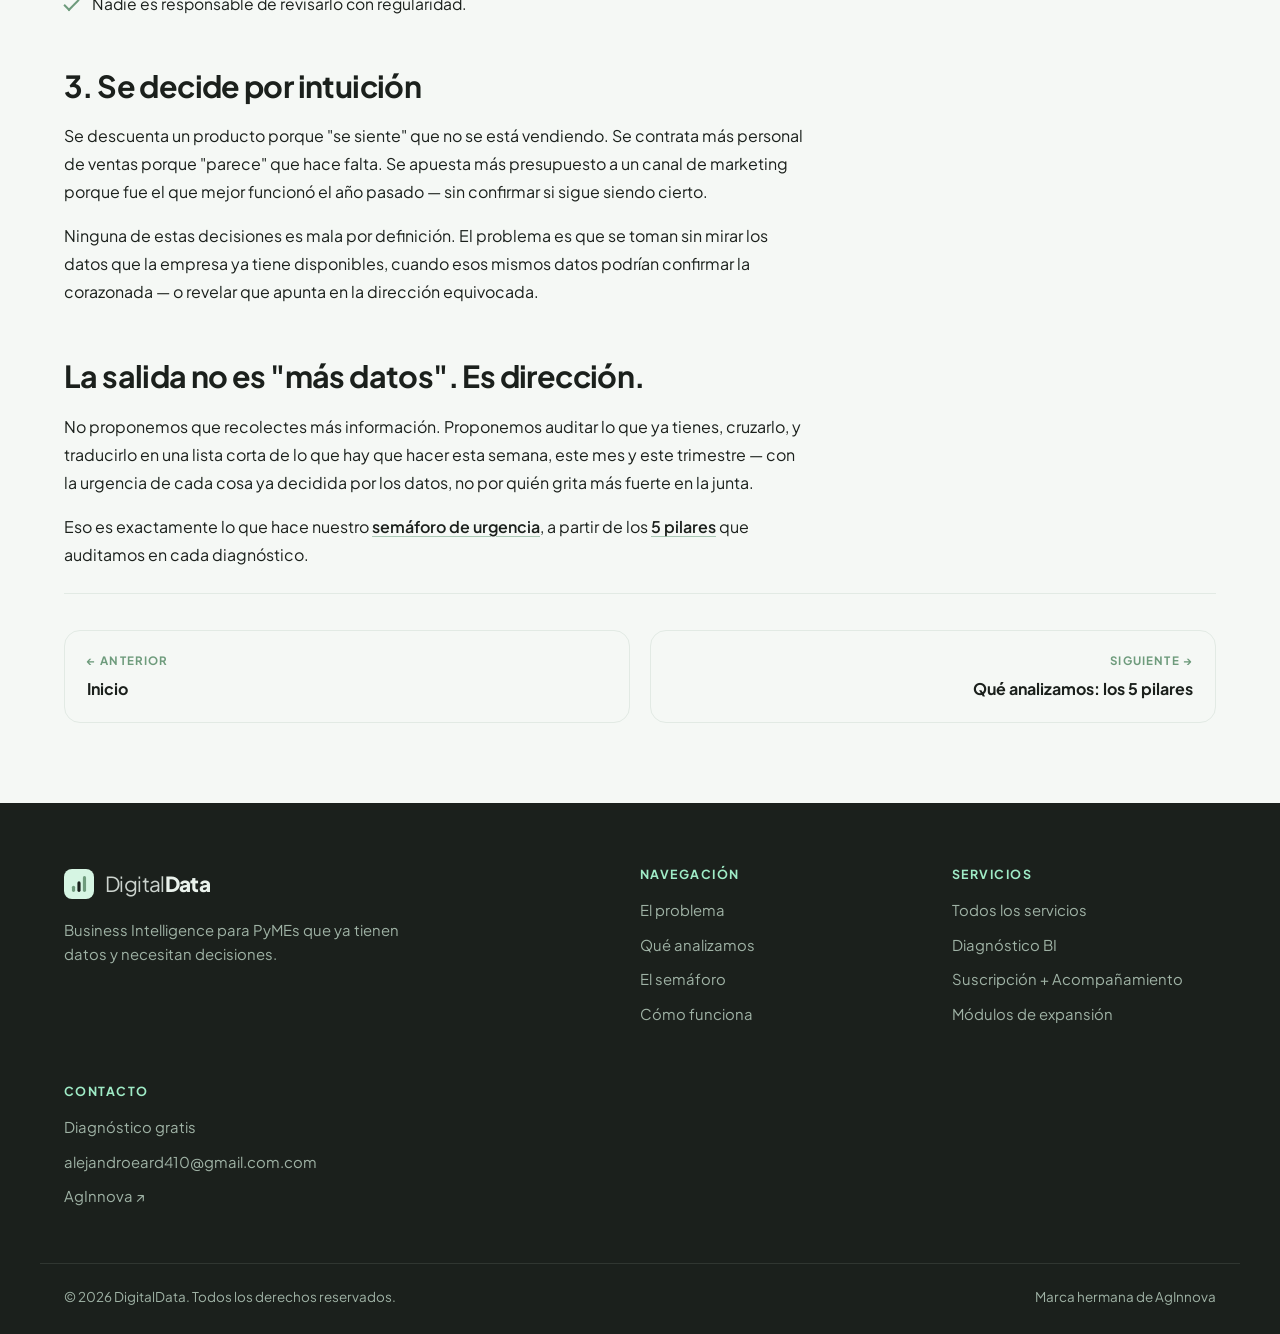
<file: web/el-problema.html>
<!DOCTYPE html>
<html lang="es">
<head>
  <!-- Google Tag Manager -->
<script>(function(w,d,s,l,i){w[l]=w[l]||[];w[l].push({'gtm.start':
new Date().getTime(),event:'gtm.js'});var f=d.getElementsByTagName(s)[0],
j=d.createElement(s),dl=l!='dataLayer'?'&l='+l:'';j.async=true;j.src=
'https://www.googletagmanager.com/gtm.js?id='+i+dl;f.parentNode.insertBefore(j,f);
})(window,document,'script','dataLayer','GTM-MSNFKMRJ');</script>
<!-- End Google Tag Manager -->
<meta charset="UTF-8">
<meta name="viewport" content="width=device-width, initial-scale=1.0">
<title>Por Qué Tu Empresa No Aprovecha Sus Datos | DigitalData</title>
<meta name="description" content="Tener datos no es lo mismo que saber qué hacer con ellos. Los 3 problemas que frenan a la mayoría de las PyMEs y cómo se resuelven, explicados sin tecnicismos.">
<link rel="canonical" href="https://www.leurydata.it.com/el-problema.html">
<link rel="icon" type="image/svg+xml" href="favicon.svg">
<link rel="preconnect" href="https://fonts.googleapis.com">
<link rel="preconnect" href="https://fonts.gstatic.com" crossorigin>
<link href="https://fonts.googleapis.com/css2?family=Plus+Jakarta+Sans:wght@400;500;600;700;800&display=swap" rel="stylesheet">
<link rel="stylesheet" href="css/styles.css">

<meta property="og:title" content="Por Qué Tu Empresa No Aprovecha Sus Datos | DigitalData">
<meta property="og:description" content="Los 3 problemas que frenan a la mayoría de las PyMEs con datos, y cómo se resuelven.">
<meta property="og:type" content="article">
<meta property="og:url" content="https://www.leurydata.it.com/el-problema.html">

<script type="application/ld+json">
{
  "@context": "https://schema.org",
  "@type": "BreadcrumbList",
  "itemListElement": [
    {"@type": "ListItem", "position": 1, "name": "Inicio", "item": "https://www.leurydata.it.com/index.html"},
    {"@type": "ListItem", "position": 2, "name": "El problema", "item": "https://www.leurydata.it.com/el-problema.html"}
  ]
}
</script>
</head>
<body>

  <!-- Google Tag Manager (noscript) -->
<noscript><iframe src="https://www.googletagmanager.com/ns.html?id=GTM-MSNFKMRJ"
height="0" width="0" style="display:none;visibility:hidden"></iframe></noscript>
<!-- End Google Tag Manager (noscript) -->
<header class="nav" id="nav">
  <div class="container nav-inner">
    <a href="index.html" class="logo">
      <svg width="34" height="34" viewBox="0 0 34 34" fill="none" aria-hidden="true">
        <rect width="34" height="34" rx="9" fill="#1B201C"/>
        <rect x="9" y="19" width="3.6" height="7" rx="1.8" fill="#6E9B7C"/>
        <rect x="15.2" y="14" width="3.6" height="12" rx="1.8" fill="#D6F5E3"/>
        <rect x="21.4" y="8" width="3.6" height="18" rx="1.8" fill="#9FEBC6"/>
      </svg>
      <span class="logo-text"><span class="lt-light">Digital</span><span class="lt-bold">Data</span></span>
    </a>
    <nav class="nav-links" id="navLinks">
      <a href="el-problema.html">El problema</a>
      <a href="que-analizamos.html">Qué analizamos</a>
      <a href="el-semaforo.html">El semáforo</a>
      <a href="servicios.html">Servicios</a>
      <a href="contacto.html" class="btn btn-primary btn-sm">Diagnóstico gratis</a>
    </nav>
    <button class="nav-toggle" id="navToggle" aria-label="Abrir menú" aria-expanded="false">
      <span></span><span></span><span></span>
    </button>
  </div>
</header>

<nav class="breadcrumb" aria-label="Ruta de navegación">
  <div class="container">
    <ol>
      <li><a href="index.html">Inicio</a></li>
      <li><span aria-current="page">El problema</span></li>
    </ol>
  </div>
</nav>

<section class="page-hero">
  <div class="container page-hero-inner">
    <span class="eyebrow">EL PROBLEMA</span>
    <h1>Tener datos no es lo mismo que <span class="hl">saber qué hacer con ellos</span></h1>
    <p>
      La mayoría de las PyMEs con las que hablamos no tienen un problema de falta de datos.
      Tienen un problema de falta de dirección. Aquí está lo que vemos una y otra vez.
    </p>
    <div class="hero-cta">
      <a href="contacto.html" class="btn btn-primary">Solicita tu diagnóstico gratis</a>
    </div>
  </div>
</section>

<article class="article">
  <div class="container">
    <p class="article-lead">
      Si tu empresa ya factura, ya tiene clientes registrados y ya usa algún sistema de ventas,
      es probable que tengas más información de la que crees. El problema casi nunca es la
      cantidad de datos — es que nadie los está convirtiendo en decisiones.
    </p>

    <h2>1. Los datos están, pero dispersos</h2>
    <p>
      Ventas en un sistema de facturación, clientes en un CRM o en Excel, marketing en las
      métricas sueltas de cada plataforma publicitaria. Cada área ve su pedazo, pero nadie ve
      el negocio completo.
    </p>
    <p>
      Esto tiene un costo concreto: sin cruzar ventas con marketing no puedes saber qué canal
      realmente trae clientes rentables. Sin cruzar ventas con la base de clientes no puedes
      saber quién está a punto de irse. Los datos aislados responden preguntas parciales;
      las decisiones importantes necesitan la foto completa.
    </p>
    <div class="callout">
      <h4>Cómo lo medimos</h4>
      <p>
        Es exactamente lo primero que audita nuestro <a href="que-analizamos.html#pilar-1" class="inline-link">Pilar 1 — Salud del dato</a>:
        qué tan fácil (o difícil) es cruzar tus sistemas entre sí.
      </p>
    </div>

    <h2>2. Reportes que nadie usa</h2>
    <p>
      Casi toda PyME que ha intentado hacer algo de análisis termina con un dashboard, un
      Excel dinámico o un reporte mensual que alguien construyó con esfuerzo — y que después
      de la tercera semana nadie vuelve a abrir.
    </p>
    <p>
      No es un problema de la herramienta. Es un problema de diseño: un reporte que muestra
      "qué pasó" no le dice a nadie qué hacer al respecto. Sin una urgencia clara y una acción
      sugerida, hasta el dashboard mejor diseñado se vuelve ruido de fondo.
    </p>
    <ul>
      <li>Gráficas que describen el pasado, no anticipan el problema.</li>
      <li>Sin priorización: todo se ve igual de importante, así que nada se atiende primero.</li>
      <li>Nadie es responsable de revisarlo con regularidad.</li>
    </ul>

    <h2>3. Se decide por intuición</h2>
    <p>
      Se descuenta un producto porque "se siente" que no se está vendiendo. Se contrata más
      personal de ventas porque "parece" que hace falta. Se apuesta más presupuesto a un canal
      de marketing porque fue el que mejor funcionó el año pasado — sin confirmar si sigue
      siendo cierto.
    </p>
    <p>
      Ninguna de estas decisiones es mala por definición. El problema es que se toman sin
      mirar los datos que la empresa ya tiene disponibles, cuando esos mismos datos podrían
      confirmar la corazonada — o revelar que apunta en la dirección equivocada.
    </p>

    <h2>La salida no es "más datos". Es dirección.</h2>
    <p>
      No proponemos que recolectes más información. Proponemos auditar lo que ya tienes,
      cruzarlo, y traducirlo en una lista corta de lo que hay que hacer esta semana, este mes
      y este trimestre — con la urgencia de cada cosa ya decidida por los datos, no por quién
      grita más fuerte en la junta.
    </p>
    <p>
      Eso es exactamente lo que hace nuestro <a href="el-semaforo.html" class="inline-link">semáforo de urgencia</a>,
      a partir de los <a href="que-analizamos.html" class="inline-link">5 pilares</a> que auditamos en cada diagnóstico.
    </p>

    <div class="page-nav">
      <a href="index.html" class="page-nav-link prev">
        <span class="page-nav-eyebrow">← Anterior</span>
        <span class="page-nav-title">Inicio</span>
      </a>
      <a href="que-analizamos.html" class="page-nav-link next">
        <span class="page-nav-eyebrow">Siguiente →</span>
        <span class="page-nav-title">Qué analizamos: los 5 pilares</span>
      </a>
    </div>
  </div>
</article>

<footer class="footer">
  <div class="container footer-inner">
    <div class="f-brand">
      <a href="index.html" class="logo">
        <svg width="30" height="30" viewBox="0 0 34 34" fill="none" aria-hidden="true">
          <rect width="34" height="34" rx="9" fill="#D6F5E3"/>
          <rect x="9" y="19" width="3.6" height="7" rx="1.8" fill="#6E9B7C"/>
          <rect x="15.2" y="14" width="3.6" height="12" rx="1.8" fill="#1B201C"/>
          <rect x="21.4" y="8" width="3.6" height="18" rx="1.8" fill="#6E9B7C"/>
        </svg>
        <span class="logo-text light"><span class="lt-light">Digital</span><span class="lt-bold">Data</span></span>
      </a>
      <p>Business Intelligence para PyMEs que ya tienen datos y necesitan decisiones.</p>
    </div>
    <div class="f-links">
      <h4>Navegación</h4>
      <a href="el-problema.html">El problema</a>
      <a href="que-analizamos.html">Qué analizamos</a>
      <a href="el-semaforo.html">El semáforo</a>
      <a href="como-funciona.html">Cómo funciona</a>
    </div>
    <div class="f-links">
      <h4>Servicios</h4>
      <a href="servicios.html">Todos los servicios</a>
      <a href="servicio-diagnostico-bi.html">Diagnóstico BI</a>
      <a href="servicio-suscripcion-acompanamiento.html">Suscripción + Acompañamiento</a>
      <a href="servicio-modulos-expansion.html">Módulos de expansión</a>
    </div>
    <div class="f-links">
      <h4>Contacto</h4>
      <a href="contacto.html">Diagnóstico gratis</a>
      <a href="mailto:CORREO@digitaldata.com" id="footerMail">CORREO@digitaldata.com</a>
      <a href="https://aginnova.it.com" target="_blank" rel="noopener">AgInnova ↗</a>
    </div>
  </div>
  <div class="container footer-bottom">
    <span>© <span id="year">2026</span> DigitalData. Todos los derechos reservados.</span>
    <span>Marca hermana de AgInnova</span>
  </div>
</footer>

<a href="#" class="wa-float" id="waFloat" aria-label="Escríbenos por WhatsApp">
  <svg viewBox="0 0 24 24" fill="currentColor" width="26" height="26"><path d="M17.47 14.38c-.3-.15-1.76-.87-2.03-.97-.27-.1-.47-.15-.67.15-.2.3-.77.97-.94 1.17-.17.2-.35.22-.65.07-.3-.15-1.25-.46-2.38-1.47-.88-.78-1.48-1.75-1.65-2.05-.17-.3-.02-.46.13-.61.14-.14.3-.35.45-.53.15-.18.2-.3.3-.5.1-.2.05-.38-.03-.53-.07-.15-.67-1.62-.92-2.22-.24-.58-.49-.5-.67-.51h-.57c-.2 0-.52.07-.8.38-.27.3-1.04 1.02-1.04 2.48s1.07 2.88 1.22 3.08c.15.2 2.1 3.2 5.08 4.49.71.3 1.26.49 1.69.63.71.22 1.36.19 1.87.12.57-.09 1.76-.72 2.01-1.41.25-.7.25-1.29.17-1.41-.07-.13-.27-.2-.57-.35M12.05 21.8h-.03c-1.75 0-3.47-.47-4.97-1.36l-.36-.21-3.7.97.99-3.6-.23-.37a9.86 9.86 0 0 1-1.51-5.26c0-5.45 4.44-9.88 9.9-9.88 2.64 0 5.12 1.03 6.99 2.9a9.82 9.82 0 0 1 2.89 6.99c0 5.45-4.44 9.88-9.88 9.88M20.52 3.45A11.8 11.8 0 0 0 12.05 0C5.5 0 .17 5.33.17 11.88c0 2.09.55 4.14 1.59 5.94L.07 24l6.33-1.66a11.85 11.85 0 0 0 5.65 1.44h.01c6.55 0 11.88-5.33 11.88-11.88 0-3.17-1.24-6.15-3.48-8.4"/></svg>
</a>

<script src="js/main.js"></script>
</body>
</html>
</file>
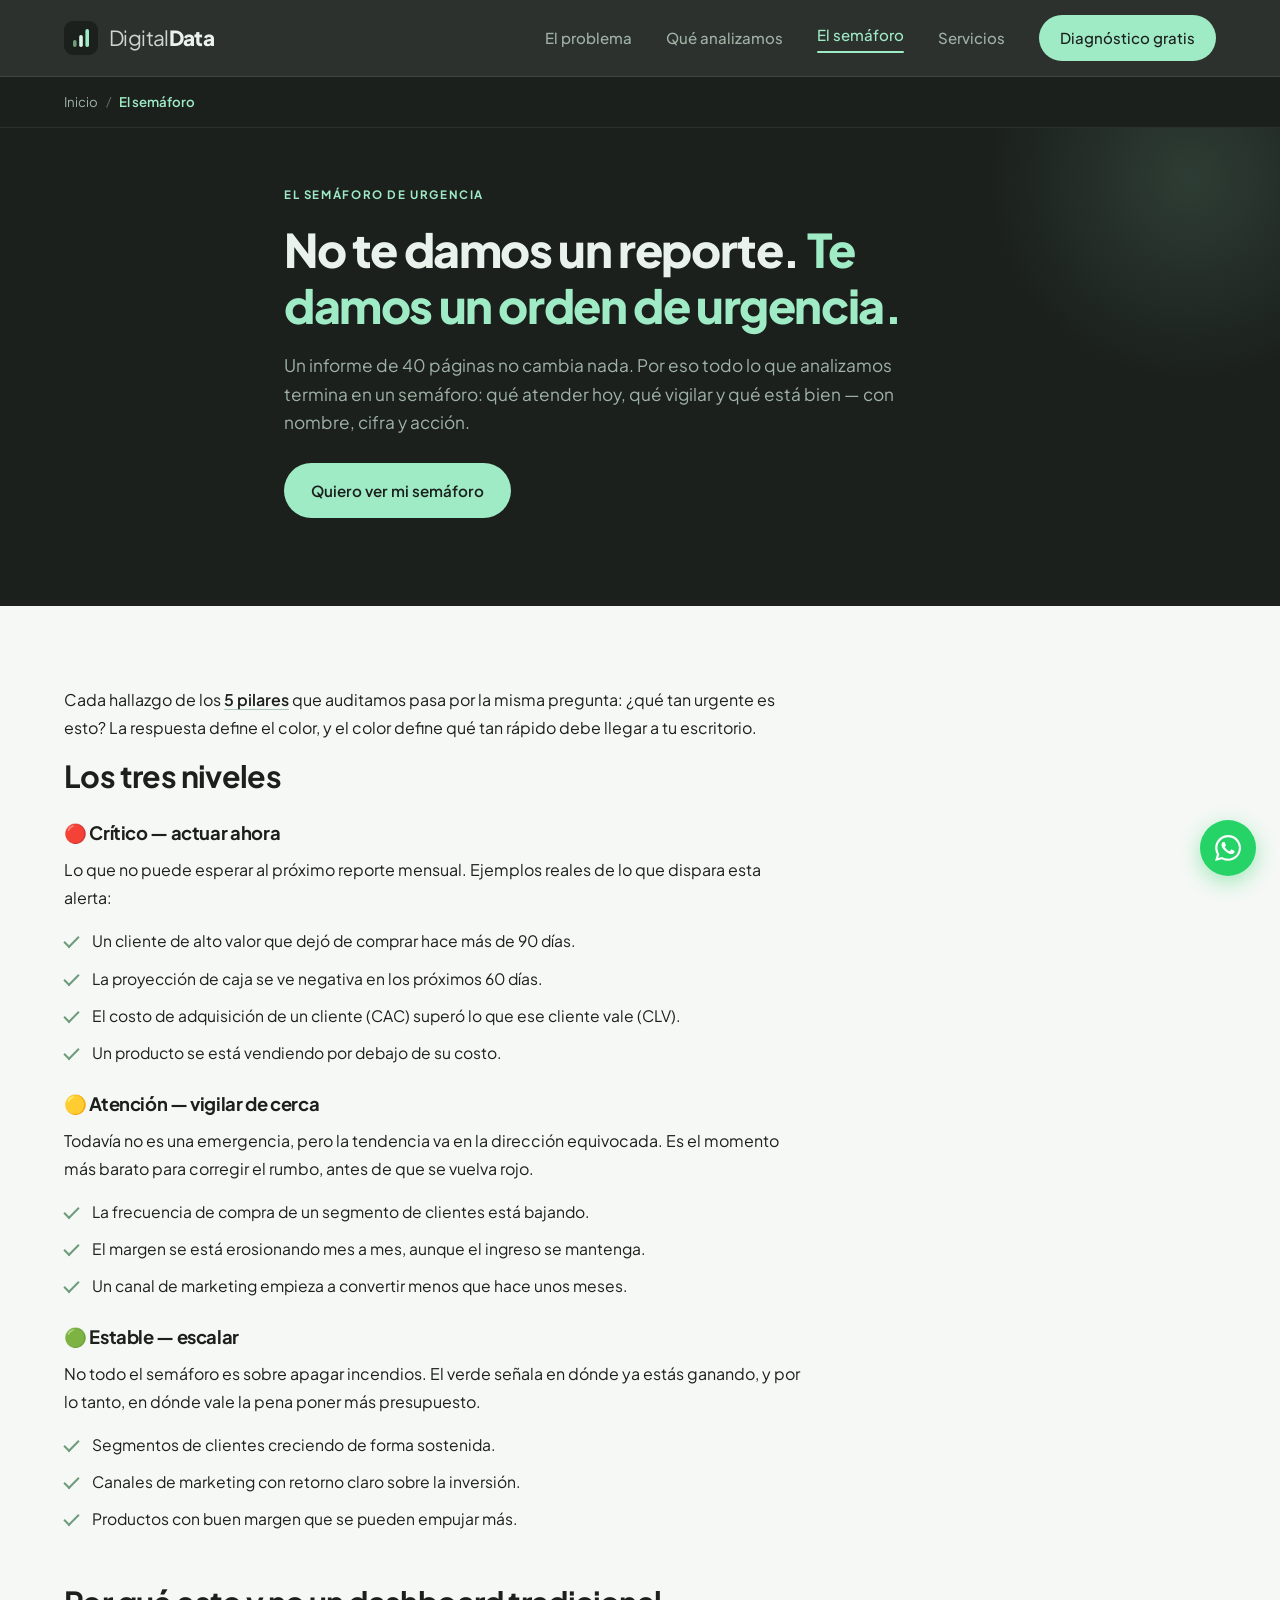
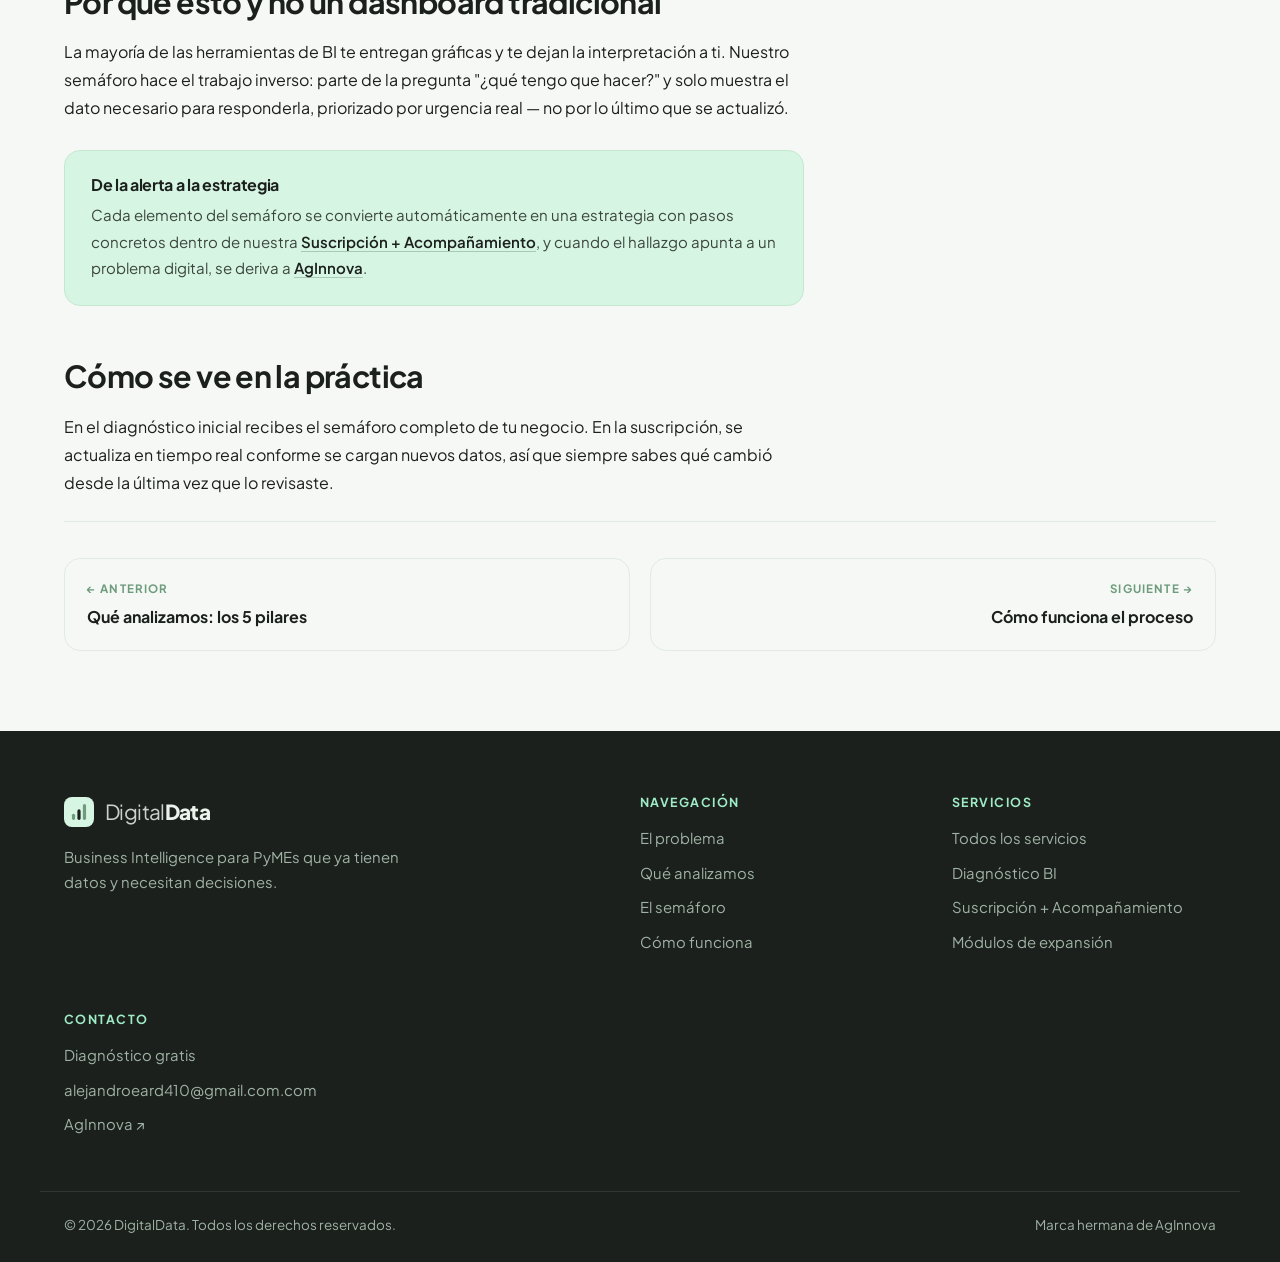
<file: web/el-semaforo.html>
<!DOCTYPE html>
<html lang="es">
<head>
  <!-- Google Tag Manager -->
<script>(function(w,d,s,l,i){w[l]=w[l]||[];w[l].push({'gtm.start':
new Date().getTime(),event:'gtm.js'});var f=d.getElementsByTagName(s)[0],
j=d.createElement(s),dl=l!='dataLayer'?'&l='+l:'';j.async=true;j.src=
'https://www.googletagmanager.com/gtm.js?id='+i+dl;f.parentNode.insertBefore(j,f);
})(window,document,'script','dataLayer','GTM-MSNFKMRJ');</script>
<!-- End Google Tag Manager -->
<meta charset="UTF-8">
<meta name="viewport" content="width=device-width, initial-scale=1.0">
<title>Semáforo de Urgencia: Prioriza con Datos | DigitalData</title>
<meta name="description" content="No te damos un reporte, te damos un orden de urgencia. Cómo funciona el semáforo que traduce cada hallazgo en rojo, ámbar o verde, con una acción concreta.">
<link rel="canonical" href="https://www.leurydata.it.com/el-semaforo.html">
<link rel="icon" type="image/svg+xml" href="favicon.svg">
<link rel="preconnect" href="https://fonts.googleapis.com">
<link rel="preconnect" href="https://fonts.gstatic.com" crossorigin>
<link href="https://fonts.googleapis.com/css2?family=Plus+Jakarta+Sans:wght@400;500;600;700;800&display=swap" rel="stylesheet">
<link rel="stylesheet" href="css/styles.css">

<meta property="og:title" content="Semáforo de Urgencia: Prioriza con Datos | DigitalData">
<meta property="og:description" content="Cómo funciona el semáforo que traduce cada hallazgo de tus datos en rojo, ámbar o verde, con una acción concreta.">
<meta property="og:type" content="article">
<meta property="og:url" content="https://www.leurydata.it.com/el-semaforo.html">

<script type="application/ld+json">
{
  "@context": "https://schema.org",
  "@type": "BreadcrumbList",
  "itemListElement": [
    {"@type": "ListItem", "position": 1, "name": "Inicio", "item": "https://www.leurydata.it.com/index.html"},
    {"@type": "ListItem", "position": 2, "name": "El semáforo", "item": "https://www.leurydata.it.com/el-semaforo.html"}
  ]
}
</script>
</head>
<body>

  <!-- Google Tag Manager (noscript) -->
<noscript><iframe src="https://www.googletagmanager.com/ns.html?id=GTM-MSNFKMRJ"
height="0" width="0" style="display:none;visibility:hidden"></iframe></noscript>
<!-- End Google Tag Manager (noscript) -->
  
<header class="nav" id="nav">
  <div class="container nav-inner">
    <a href="index.html" class="logo">
      <svg width="34" height="34" viewBox="0 0 34 34" fill="none" aria-hidden="true">
        <rect width="34" height="34" rx="9" fill="#1B201C"/>
        <rect x="9" y="19" width="3.6" height="7" rx="1.8" fill="#6E9B7C"/>
        <rect x="15.2" y="14" width="3.6" height="12" rx="1.8" fill="#D6F5E3"/>
        <rect x="21.4" y="8" width="3.6" height="18" rx="1.8" fill="#9FEBC6"/>
      </svg>
      <span class="logo-text"><span class="lt-light">Digital</span><span class="lt-bold">Data</span></span>
    </a>
    <nav class="nav-links" id="navLinks">
      <a href="el-problema.html">El problema</a>
      <a href="que-analizamos.html">Qué analizamos</a>
      <a href="el-semaforo.html">El semáforo</a>
      <a href="servicios.html">Servicios</a>
      <a href="contacto.html" class="btn btn-primary btn-sm">Diagnóstico gratis</a>
    </nav>
    <button class="nav-toggle" id="navToggle" aria-label="Abrir menú" aria-expanded="false">
      <span></span><span></span><span></span>
    </button>
  </div>
</header>

<nav class="breadcrumb" aria-label="Ruta de navegación">
  <div class="container">
    <ol>
      <li><a href="index.html">Inicio</a></li>
      <li><span aria-current="page">El semáforo</span></li>
    </ol>
  </div>
</nav>

<section class="page-hero">
  <div class="container page-hero-inner">
    <span class="eyebrow">EL SEMÁFORO DE URGENCIA</span>
    <h1>No te damos un reporte. <span class="hl">Te damos un orden de urgencia.</span></h1>
    <p>
      Un informe de 40 páginas no cambia nada. Por eso todo lo que analizamos termina en un
      semáforo: qué atender hoy, qué vigilar y qué está bien — con nombre, cifra y acción.
    </p>
    <div class="hero-cta">
      <a href="contacto.html" class="btn btn-primary">Quiero ver mi semáforo</a>
    </div>
  </div>
</section>

<article class="article">
  <div class="container">
    <p class="article-lead">
      Cada hallazgo de los <a href="que-analizamos.html" class="inline-link">5 pilares</a>
      que auditamos pasa por la misma pregunta: ¿qué tan urgente es esto? La respuesta define
      el color, y el color define qué tan rápido debe llegar a tu escritorio.
    </p>

    <h2>Los tres niveles</h2>

    <h3>🔴 Crítico — actuar ahora</h3>
    <p>
      Lo que no puede esperar al próximo reporte mensual. Ejemplos reales de lo que dispara
      esta alerta:
    </p>
    <ul>
      <li>Un cliente de alto valor que dejó de comprar hace más de 90 días.</li>
      <li>La proyección de caja se ve negativa en los próximos 60 días.</li>
      <li>El costo de adquisición de un cliente (CAC) superó lo que ese cliente vale (CLV).</li>
      <li>Un producto se está vendiendo por debajo de su costo.</li>
    </ul>

    <h3>🟡 Atención — vigilar de cerca</h3>
    <p>
      Todavía no es una emergencia, pero la tendencia va en la dirección equivocada. Es el
      momento más barato para corregir el rumbo, antes de que se vuelva rojo.
    </p>
    <ul>
      <li>La frecuencia de compra de un segmento de clientes está bajando.</li>
      <li>El margen se está erosionando mes a mes, aunque el ingreso se mantenga.</li>
      <li>Un canal de marketing empieza a convertir menos que hace unos meses.</li>
    </ul>

    <h3>🟢 Estable — escalar</h3>
    <p>
      No todo el semáforo es sobre apagar incendios. El verde señala en dónde ya estás
      ganando, y por lo tanto, en dónde vale la pena poner más presupuesto.
    </p>
    <ul>
      <li>Segmentos de clientes creciendo de forma sostenida.</li>
      <li>Canales de marketing con retorno claro sobre la inversión.</li>
      <li>Productos con buen margen que se pueden empujar más.</li>
    </ul>

    <h2>Por qué esto y no un dashboard tradicional</h2>
    <p>
      La mayoría de las herramientas de BI te entregan gráficas y te dejan la interpretación
      a ti. Nuestro semáforo hace el trabajo inverso: parte de la pregunta "¿qué tengo que
      hacer?" y solo muestra el dato necesario para responderla, priorizado por urgencia real
      — no por lo último que se actualizó.
    </p>
    <div class="callout">
      <h4>De la alerta a la estrategia</h4>
      <p>
        Cada elemento del semáforo se convierte automáticamente en una estrategia con pasos
        concretos dentro de nuestra
        <a href="servicio-suscripcion-acompanamiento.html" class="inline-link">Suscripción + Acompañamiento</a>,
        y cuando el hallazgo apunta a un problema digital, se deriva a
        <a href="https://aginnova.it.com" target="_blank" rel="noopener" class="inline-link">AgInnova</a>.
      </p>
    </div>

    <h2>Cómo se ve en la práctica</h2>
    <p>
      En el diagnóstico inicial recibes el semáforo completo de tu negocio. En la suscripción,
      se actualiza en tiempo real conforme se cargan nuevos datos, así que siempre sabes qué
      cambió desde la última vez que lo revisaste.
    </p>

    <div class="page-nav">
      <a href="que-analizamos.html" class="page-nav-link prev">
        <span class="page-nav-eyebrow">← Anterior</span>
        <span class="page-nav-title">Qué analizamos: los 5 pilares</span>
      </a>
      <a href="como-funciona.html" class="page-nav-link next">
        <span class="page-nav-eyebrow">Siguiente →</span>
        <span class="page-nav-title">Cómo funciona el proceso</span>
      </a>
    </div>
  </div>
</article>

<footer class="footer">
  <div class="container footer-inner">
    <div class="f-brand">
      <a href="index.html" class="logo">
        <svg width="30" height="30" viewBox="0 0 34 34" fill="none" aria-hidden="true">
          <rect width="34" height="34" rx="9" fill="#D6F5E3"/>
          <rect x="9" y="19" width="3.6" height="7" rx="1.8" fill="#6E9B7C"/>
          <rect x="15.2" y="14" width="3.6" height="12" rx="1.8" fill="#1B201C"/>
          <rect x="21.4" y="8" width="3.6" height="18" rx="1.8" fill="#6E9B7C"/>
        </svg>
        <span class="logo-text light"><span class="lt-light">Digital</span><span class="lt-bold">Data</span></span>
      </a>
      <p>Business Intelligence para PyMEs que ya tienen datos y necesitan decisiones.</p>
    </div>
    <div class="f-links">
      <h4>Navegación</h4>
      <a href="el-problema.html">El problema</a>
      <a href="que-analizamos.html">Qué analizamos</a>
      <a href="el-semaforo.html">El semáforo</a>
      <a href="como-funciona.html">Cómo funciona</a>
    </div>
    <div class="f-links">
      <h4>Servicios</h4>
      <a href="servicios.html">Todos los servicios</a>
      <a href="servicio-diagnostico-bi.html">Diagnóstico BI</a>
      <a href="servicio-suscripcion-acompanamiento.html">Suscripción + Acompañamiento</a>
      <a href="servicio-modulos-expansion.html">Módulos de expansión</a>
    </div>
    <div class="f-links">
      <h4>Contacto</h4>
      <a href="contacto.html">Diagnóstico gratis</a>
      <a href="mailto:CORREO@digitaldata.com" id="footerMail">CORREO@digitaldata.com</a>
      <a href="https://aginnova.it.com" target="_blank" rel="noopener">AgInnova ↗</a>
    </div>
  </div>
  <div class="container footer-bottom">
    <span>© <span id="year">2026</span> DigitalData. Todos los derechos reservados.</span>
    <span>Marca hermana de AgInnova</span>
  </div>
</footer>

<a href="#" class="wa-float" id="waFloat" aria-label="Escríbenos por WhatsApp">
  <svg viewBox="0 0 24 24" fill="currentColor" width="26" height="26"><path d="M17.47 14.38c-.3-.15-1.76-.87-2.03-.97-.27-.1-.47-.15-.67.15-.2.3-.77.97-.94 1.17-.17.2-.35.22-.65.07-.3-.15-1.25-.46-2.38-1.47-.88-.78-1.48-1.75-1.65-2.05-.17-.3-.02-.46.13-.61.14-.14.3-.35.45-.53.15-.18.2-.3.3-.5.1-.2.05-.38-.03-.53-.07-.15-.67-1.62-.92-2.22-.24-.58-.49-.5-.67-.51h-.57c-.2 0-.52.07-.8.38-.27.3-1.04 1.02-1.04 2.48s1.07 2.88 1.22 3.08c.15.2 2.1 3.2 5.08 4.49.71.3 1.26.49 1.69.63.71.22 1.36.19 1.87.12.57-.09 1.76-.72 2.01-1.41.25-.7.25-1.29.17-1.41-.07-.13-.27-.2-.57-.35M12.05 21.8h-.03c-1.75 0-3.47-.47-4.97-1.36l-.36-.21-3.7.97.99-3.6-.23-.37a9.86 9.86 0 0 1-1.51-5.26c0-5.45 4.44-9.88 9.9-9.88 2.64 0 5.12 1.03 6.99 2.9a9.82 9.82 0 0 1 2.89 6.99c0 5.45-4.44 9.88-9.88 9.88M20.52 3.45A11.8 11.8 0 0 0 12.05 0C5.5 0 .17 5.33.17 11.88c0 2.09.55 4.14 1.59 5.94L.07 24l6.33-1.66a11.85 11.85 0 0 0 5.65 1.44h.01c6.55 0 11.88-5.33 11.88-11.88 0-3.17-1.24-6.15-3.48-8.4"/></svg>
</a>

<script src="js/main.js"></script>
</body>
</html>
</file>
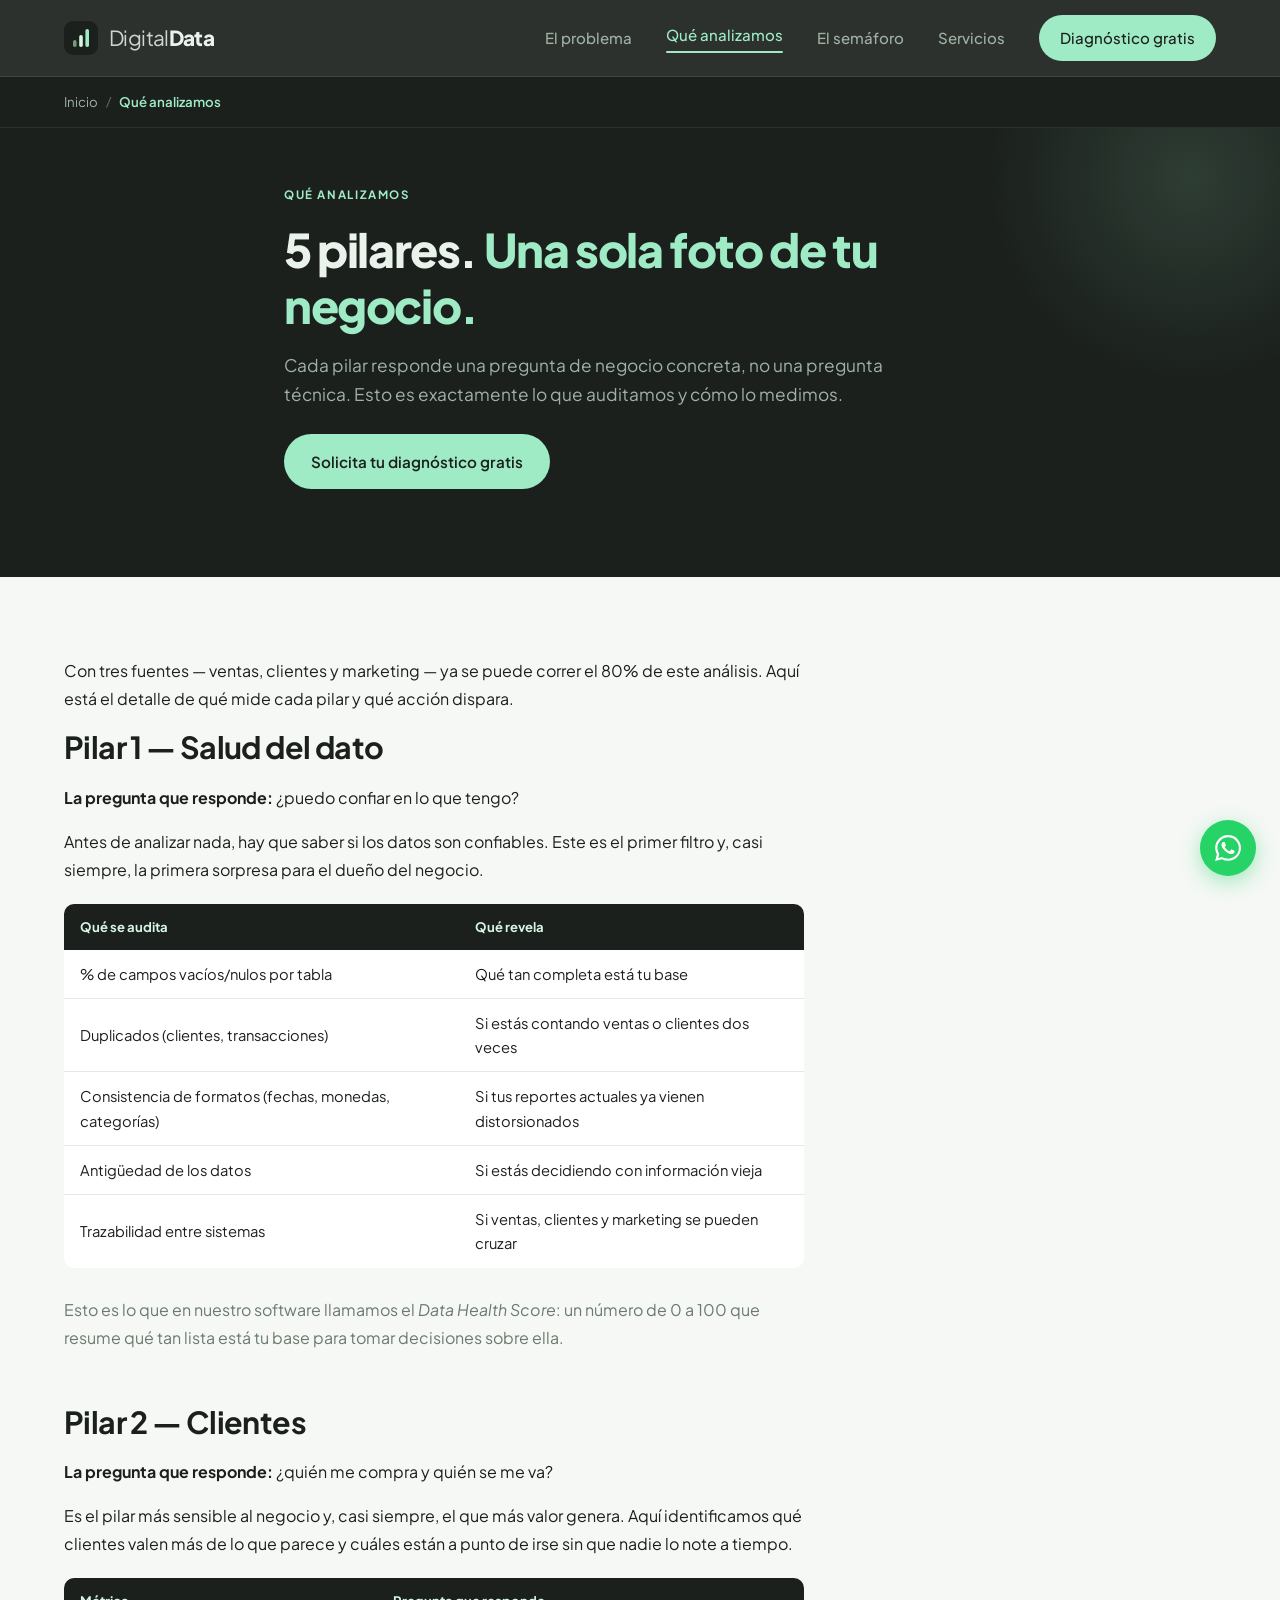
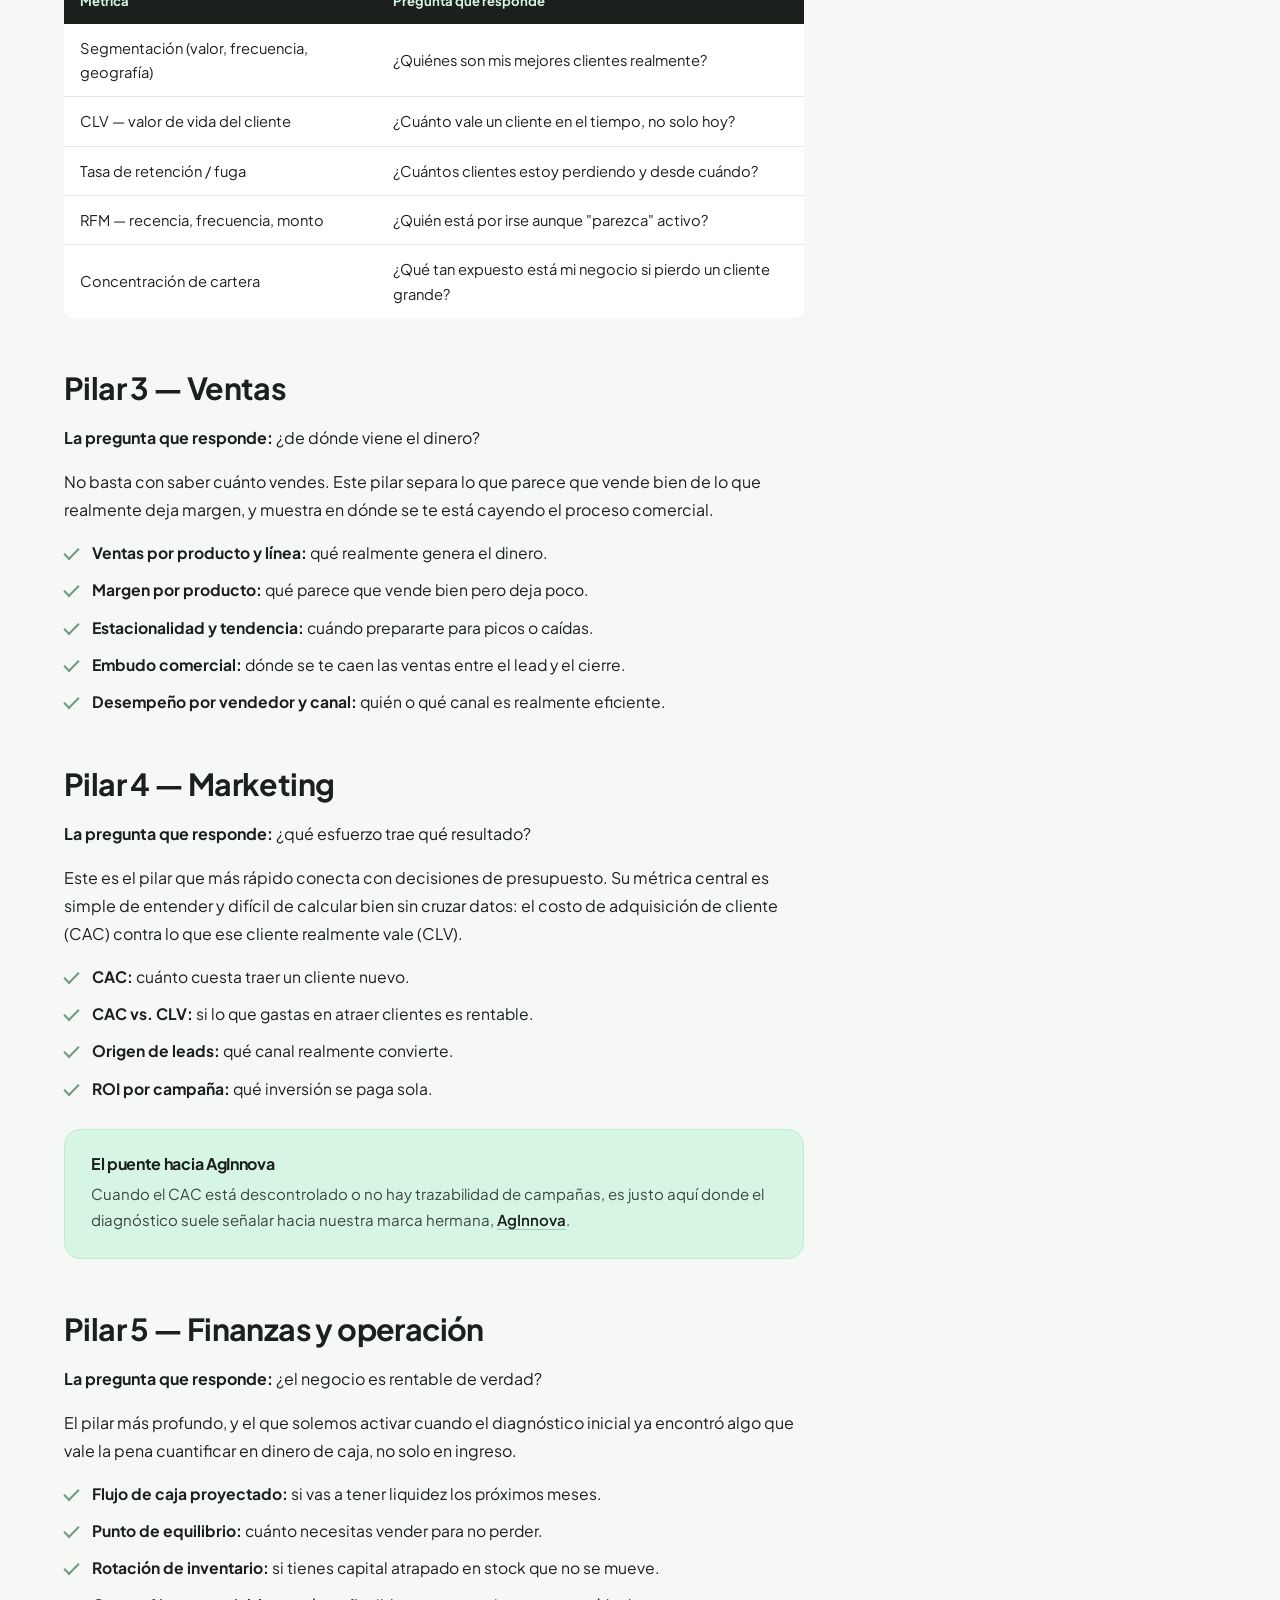
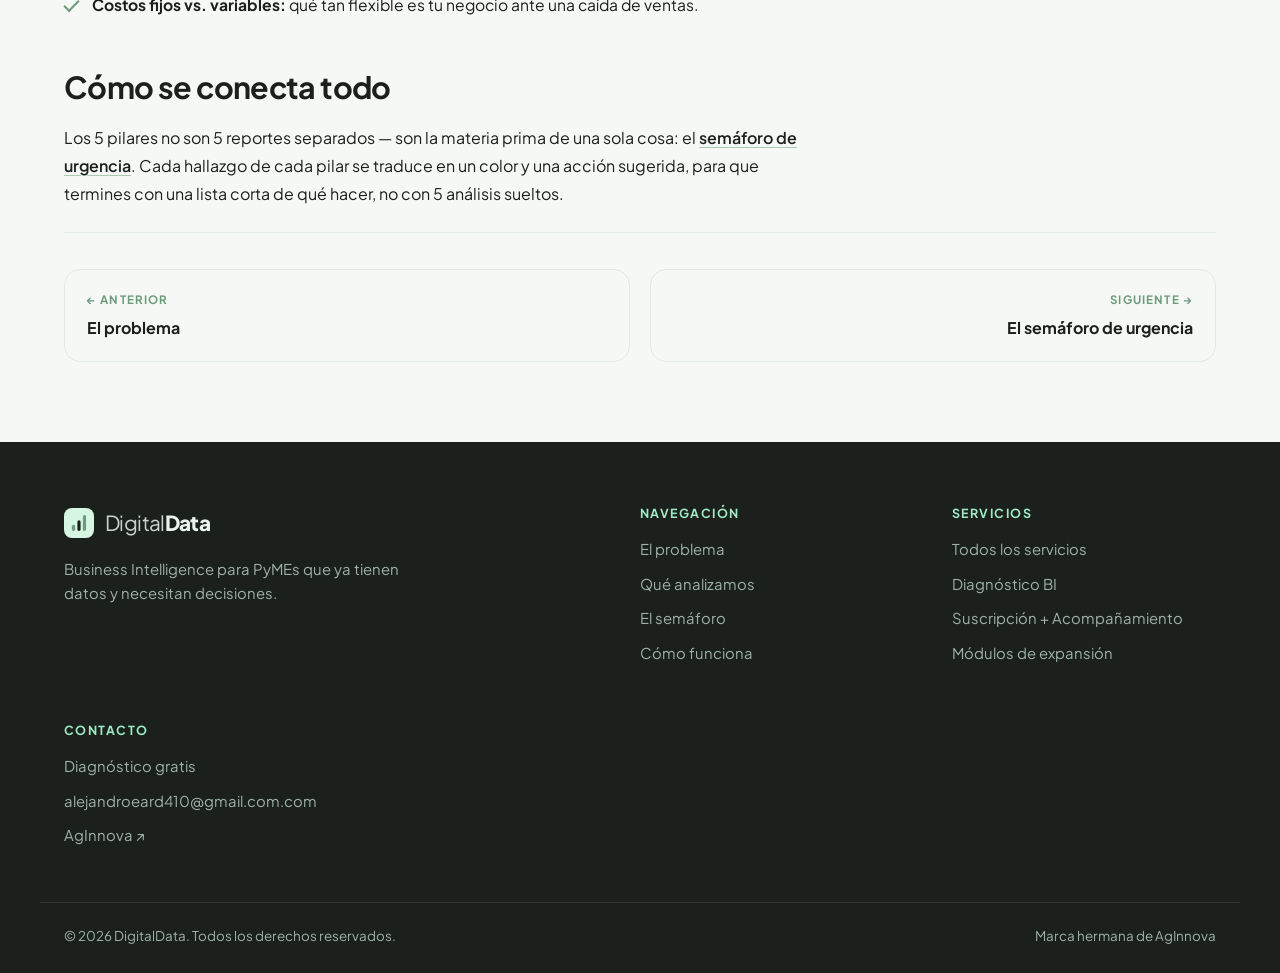
<file: web/que-analizamos.html>
<!DOCTYPE html>
<html lang="es">
<head>
  <!-- Google Tag Manager -->
<script>(function(w,d,s,l,i){w[l]=w[l]||[];w[l].push({'gtm.start':
new Date().getTime(),event:'gtm.js'});var f=d.getElementsByTagName(s)[0],
j=d.createElement(s),dl=l!='dataLayer'?'&l='+l:'';j.async=true;j.src=
'https://www.googletagmanager.com/gtm.js?id='+i+dl;f.parentNode.insertBefore(j,f);
})(window,document,'script','dataLayer','GTM-MSNFKMRJ');</script>
<!-- End Google Tag Manager -->
<meta charset="UTF-8">
<meta name="viewport" content="width=device-width, initial-scale=1.0">
<title>Los 5 Pilares del Diagnóstico BI | DigitalData</title>
<meta name="description" content="Qué analizamos exactamente en tu negocio: salud del dato, clientes, ventas, marketing y finanzas. Las métricas concretas detrás de cada pilar, explicadas sin jerga.">
<link rel="canonical" href="https://www.leurydata.it.com/que-analizamos.html">
<link rel="icon" type="image/svg+xml" href="favicon.svg">
<link rel="preconnect" href="https://fonts.googleapis.com">
<link rel="preconnect" href="https://fonts.gstatic.com" crossorigin>
<link href="https://fonts.googleapis.com/css2?family=Plus+Jakarta+Sans:wght@400;500;600;700;800&display=swap" rel="stylesheet">
<link rel="stylesheet" href="css/styles.css">

<meta property="og:title" content="Los 5 Pilares del Diagnóstico BI | DigitalData">
<meta property="og:description" content="Salud del dato, clientes, ventas, marketing y finanzas: qué analizamos exactamente y qué preguntas responde cada pilar.">
<meta property="og:type" content="article">
<meta property="og:url" content="https://www.leurydata.it.com/que-analizamos.html">

<script type="application/ld+json">
{
  "@context": "https://schema.org",
  "@type": "BreadcrumbList",
  "itemListElement": [
    {"@type": "ListItem", "position": 1, "name": "Inicio", "item": "https://www.leurydata.it.com/index.html"},
    {"@type": "ListItem", "position": 2, "name": "Qué analizamos", "item": "https://www.leurydata.it.com/que-analizamos.html"}
  ]
}
</script>
</head>
<body>
<!-- Google Tag Manager (noscript) -->
<noscript><iframe src="https://www.googletagmanager.com/ns.html?id=GTM-MSNFKMRJ"
height="0" width="0" style="display:none;visibility:hidden"></iframe></noscript>
<!-- End Google Tag Manager (noscript) -->
<header class="nav" id="nav">
  <div class="container nav-inner">
    <a href="index.html" class="logo">
      <svg width="34" height="34" viewBox="0 0 34 34" fill="none" aria-hidden="true">
        <rect width="34" height="34" rx="9" fill="#1B201C"/>
        <rect x="9" y="19" width="3.6" height="7" rx="1.8" fill="#6E9B7C"/>
        <rect x="15.2" y="14" width="3.6" height="12" rx="1.8" fill="#D6F5E3"/>
        <rect x="21.4" y="8" width="3.6" height="18" rx="1.8" fill="#9FEBC6"/>
      </svg>
      <span class="logo-text"><span class="lt-light">Digital</span><span class="lt-bold">Data</span></span>
    </a>
    <nav class="nav-links" id="navLinks">
      <a href="el-problema.html">El problema</a>
      <a href="que-analizamos.html">Qué analizamos</a>
      <a href="el-semaforo.html">El semáforo</a>
      <a href="servicios.html">Servicios</a>
      <a href="contacto.html" class="btn btn-primary btn-sm">Diagnóstico gratis</a>
    </nav>
    <button class="nav-toggle" id="navToggle" aria-label="Abrir menú" aria-expanded="false">
      <span></span><span></span><span></span>
    </button>
  </div>
</header>

<nav class="breadcrumb" aria-label="Ruta de navegación">
  <div class="container">
    <ol>
      <li><a href="index.html">Inicio</a></li>
      <li><span aria-current="page">Qué analizamos</span></li>
    </ol>
  </div>
</nav>

<section class="page-hero">
  <div class="container page-hero-inner">
    <span class="eyebrow">QUÉ ANALIZAMOS</span>
    <h1>5 pilares. <span class="hl">Una sola foto de tu negocio.</span></h1>
    <p>
      Cada pilar responde una pregunta de negocio concreta, no una pregunta técnica.
      Esto es exactamente lo que auditamos y cómo lo medimos.
    </p>
    <div class="hero-cta">
      <a href="contacto.html" class="btn btn-primary">Solicita tu diagnóstico gratis</a>
    </div>
  </div>
</section>

<article class="article">
  <div class="container">
    <p class="article-lead">
      Con tres fuentes — ventas, clientes y marketing — ya se puede correr el 80% de este
      análisis. Aquí está el detalle de qué mide cada pilar y qué acción dispara.
    </p>

    <h2 id="pilar-1">Pilar 1 — Salud del dato</h2>
    <p><strong>La pregunta que responde:</strong> ¿puedo confiar en lo que tengo?</p>
    <p>
      Antes de analizar nada, hay que saber si los datos son confiables. Este es el primer
      filtro y, casi siempre, la primera sorpresa para el dueño del negocio.
    </p>
    <div class="table-wrap">
      <table>
        <thead><tr><th>Qué se audita</th><th>Qué revela</th></tr></thead>
        <tbody>
          <tr><td>% de campos vacíos/nulos por tabla</td><td>Qué tan completa está tu base</td></tr>
          <tr><td>Duplicados (clientes, transacciones)</td><td>Si estás contando ventas o clientes dos veces</td></tr>
          <tr><td>Consistencia de formatos (fechas, monedas, categorías)</td><td>Si tus reportes actuales ya vienen distorsionados</td></tr>
          <tr><td>Antigüedad de los datos</td><td>Si estás decidiendo con información vieja</td></tr>
          <tr><td>Trazabilidad entre sistemas</td><td>Si ventas, clientes y marketing se pueden cruzar</td></tr>
        </tbody>
      </table>
    </div>
    <p class="muted">
      Esto es lo que en nuestro software llamamos el <em>Data Health Score</em>: un número
      de 0 a 100 que resume qué tan lista está tu base para tomar decisiones sobre ella.
    </p>

    <h2 id="pilar-2">Pilar 2 — Clientes</h2>
    <p><strong>La pregunta que responde:</strong> ¿quién me compra y quién se me va?</p>
    <p>
      Es el pilar más sensible al negocio y, casi siempre, el que más valor genera. Aquí
      identificamos qué clientes valen más de lo que parece y cuáles están a punto de irse
      sin que nadie lo note a tiempo.
    </p>
    <div class="table-wrap">
      <table>
        <thead><tr><th>Métrica</th><th>Pregunta que responde</th></tr></thead>
        <tbody>
          <tr><td>Segmentación (valor, frecuencia, geografía)</td><td>¿Quiénes son mis mejores clientes realmente?</td></tr>
          <tr><td>CLV — valor de vida del cliente</td><td>¿Cuánto vale un cliente en el tiempo, no solo hoy?</td></tr>
          <tr><td>Tasa de retención / fuga</td><td>¿Cuántos clientes estoy perdiendo y desde cuándo?</td></tr>
          <tr><td>RFM — recencia, frecuencia, monto</td><td>¿Quién está por irse aunque "parezca" activo?</td></tr>
          <tr><td>Concentración de cartera</td><td>¿Qué tan expuesto está mi negocio si pierdo un cliente grande?</td></tr>
        </tbody>
      </table>
    </div>

    <h2 id="pilar-3">Pilar 3 — Ventas</h2>
    <p><strong>La pregunta que responde:</strong> ¿de dónde viene el dinero?</p>
    <p>
      No basta con saber cuánto vendes. Este pilar separa lo que parece que vende bien de lo
      que realmente deja margen, y muestra en dónde se te está cayendo el proceso comercial.
    </p>
    <ul>
      <li><strong>Ventas por producto y línea:</strong> qué realmente genera el dinero.</li>
      <li><strong>Margen por producto:</strong> qué parece que vende bien pero deja poco.</li>
      <li><strong>Estacionalidad y tendencia:</strong> cuándo prepararte para picos o caídas.</li>
      <li><strong>Embudo comercial:</strong> dónde se te caen las ventas entre el lead y el cierre.</li>
      <li><strong>Desempeño por vendedor y canal:</strong> quién o qué canal es realmente eficiente.</li>
    </ul>

    <h2 id="pilar-4">Pilar 4 — Marketing</h2>
    <p><strong>La pregunta que responde:</strong> ¿qué esfuerzo trae qué resultado?</p>
    <p>
      Este es el pilar que más rápido conecta con decisiones de presupuesto. Su métrica
      central es simple de entender y difícil de calcular bien sin cruzar datos: el costo de
      adquisición de cliente (CAC) contra lo que ese cliente realmente vale (CLV).
    </p>
    <ul>
      <li><strong>CAC:</strong> cuánto cuesta traer un cliente nuevo.</li>
      <li><strong>CAC vs. CLV:</strong> si lo que gastas en atraer clientes es rentable.</li>
      <li><strong>Origen de leads:</strong> qué canal realmente convierte.</li>
      <li><strong>ROI por campaña:</strong> qué inversión se paga sola.</li>
    </ul>
    <div class="callout">
      <h4>El puente hacia AgInnova</h4>
      <p>
        Cuando el CAC está descontrolado o no hay trazabilidad de campañas, es justo aquí
        donde el diagnóstico suele señalar hacia nuestra marca hermana,
        <a href="https://aginnova.it.com" target="_blank" rel="noopener" class="inline-link">AgInnova</a>.
      </p>
    </div>

    <h2 id="pilar-5">Pilar 5 — Finanzas y operación</h2>
    <p><strong>La pregunta que responde:</strong> ¿el negocio es rentable de verdad?</p>
    <p>
      El pilar más profundo, y el que solemos activar cuando el diagnóstico inicial ya
      encontró algo que vale la pena cuantificar en dinero de caja, no solo en ingreso.
    </p>
    <ul>
      <li><strong>Flujo de caja proyectado:</strong> si vas a tener liquidez los próximos meses.</li>
      <li><strong>Punto de equilibrio:</strong> cuánto necesitas vender para no perder.</li>
      <li><strong>Rotación de inventario:</strong> si tienes capital atrapado en stock que no se mueve.</li>
      <li><strong>Costos fijos vs. variables:</strong> qué tan flexible es tu negocio ante una caída de ventas.</li>
    </ul>

    <h2>Cómo se conecta todo</h2>
    <p>
      Los 5 pilares no son 5 reportes separados — son la materia prima de una sola cosa:
      el <a href="el-semaforo.html" class="inline-link">semáforo de urgencia</a>. Cada
      hallazgo de cada pilar se traduce en un color y una acción sugerida, para que termines
      con una lista corta de qué hacer, no con 5 análisis sueltos.
    </p>

    <div class="page-nav">
      <a href="el-problema.html" class="page-nav-link prev">
        <span class="page-nav-eyebrow">← Anterior</span>
        <span class="page-nav-title">El problema</span>
      </a>
      <a href="el-semaforo.html" class="page-nav-link next">
        <span class="page-nav-eyebrow">Siguiente →</span>
        <span class="page-nav-title">El semáforo de urgencia</span>
      </a>
    </div>
  </div>
</article>

<footer class="footer">
  <div class="container footer-inner">
    <div class="f-brand">
      <a href="index.html" class="logo">
        <svg width="30" height="30" viewBox="0 0 34 34" fill="none" aria-hidden="true">
          <rect width="34" height="34" rx="9" fill="#D6F5E3"/>
          <rect x="9" y="19" width="3.6" height="7" rx="1.8" fill="#6E9B7C"/>
          <rect x="15.2" y="14" width="3.6" height="12" rx="1.8" fill="#1B201C"/>
          <rect x="21.4" y="8" width="3.6" height="18" rx="1.8" fill="#6E9B7C"/>
        </svg>
        <span class="logo-text light"><span class="lt-light">Digital</span><span class="lt-bold">Data</span></span>
      </a>
      <p>Business Intelligence para PyMEs que ya tienen datos y necesitan decisiones.</p>
    </div>
    <div class="f-links">
      <h4>Navegación</h4>
      <a href="el-problema.html">El problema</a>
      <a href="que-analizamos.html">Qué analizamos</a>
      <a href="el-semaforo.html">El semáforo</a>
      <a href="como-funciona.html">Cómo funciona</a>
    </div>
    <div class="f-links">
      <h4>Servicios</h4>
      <a href="servicios.html">Todos los servicios</a>
      <a href="servicio-diagnostico-bi.html">Diagnóstico BI</a>
      <a href="servicio-suscripcion-acompanamiento.html">Suscripción + Acompañamiento</a>
      <a href="servicio-modulos-expansion.html">Módulos de expansión</a>
    </div>
    <div class="f-links">
      <h4>Contacto</h4>
      <a href="contacto.html">Diagnóstico gratis</a>
      <a href="mailto:CORREO@digitaldata.com" id="footerMail">CORREO@digitaldata.com</a>
      <a href="https://aginnova.it.com" target="_blank" rel="noopener">AgInnova ↗</a>
    </div>
  </div>
  <div class="container footer-bottom">
    <span>© <span id="year">2026</span> DigitalData. Todos los derechos reservados.</span>
    <span>Marca hermana de AgInnova</span>
  </div>
</footer>

<a href="#" class="wa-float" id="waFloat" aria-label="Escríbenos por WhatsApp">
  <svg viewBox="0 0 24 24" fill="currentColor" width="26" height="26"><path d="M17.47 14.38c-.3-.15-1.76-.87-2.03-.97-.27-.1-.47-.15-.67.15-.2.3-.77.97-.94 1.17-.17.2-.35.22-.65.07-.3-.15-1.25-.46-2.38-1.47-.88-.78-1.48-1.75-1.65-2.05-.17-.3-.02-.46.13-.61.14-.14.3-.35.45-.53.15-.18.2-.3.3-.5.1-.2.05-.38-.03-.53-.07-.15-.67-1.62-.92-2.22-.24-.58-.49-.5-.67-.51h-.57c-.2 0-.52.07-.8.38-.27.3-1.04 1.02-1.04 2.48s1.07 2.88 1.22 3.08c.15.2 2.1 3.2 5.08 4.49.71.3 1.26.49 1.69.63.71.22 1.36.19 1.87.12.57-.09 1.76-.72 2.01-1.41.25-.7.25-1.29.17-1.41-.07-.13-.27-.2-.57-.35M12.05 21.8h-.03c-1.75 0-3.47-.47-4.97-1.36l-.36-.21-3.7.97.99-3.6-.23-.37a9.86 9.86 0 0 1-1.51-5.26c0-5.45 4.44-9.88 9.9-9.88 2.64 0 5.12 1.03 6.99 2.9a9.82 9.82 0 0 1 2.89 6.99c0 5.45-4.44 9.88-9.88 9.88M20.52 3.45A11.8 11.8 0 0 0 12.05 0C5.5 0 .17 5.33.17 11.88c0 2.09.55 4.14 1.59 5.94L.07 24l6.33-1.66a11.85 11.85 0 0 0 5.65 1.44h.01c6.55 0 11.88-5.33 11.88-11.88 0-3.17-1.24-6.15-3.48-8.4"/></svg>
</a>

<script src="js/main.js"></script>
</body>
</html>
</file>
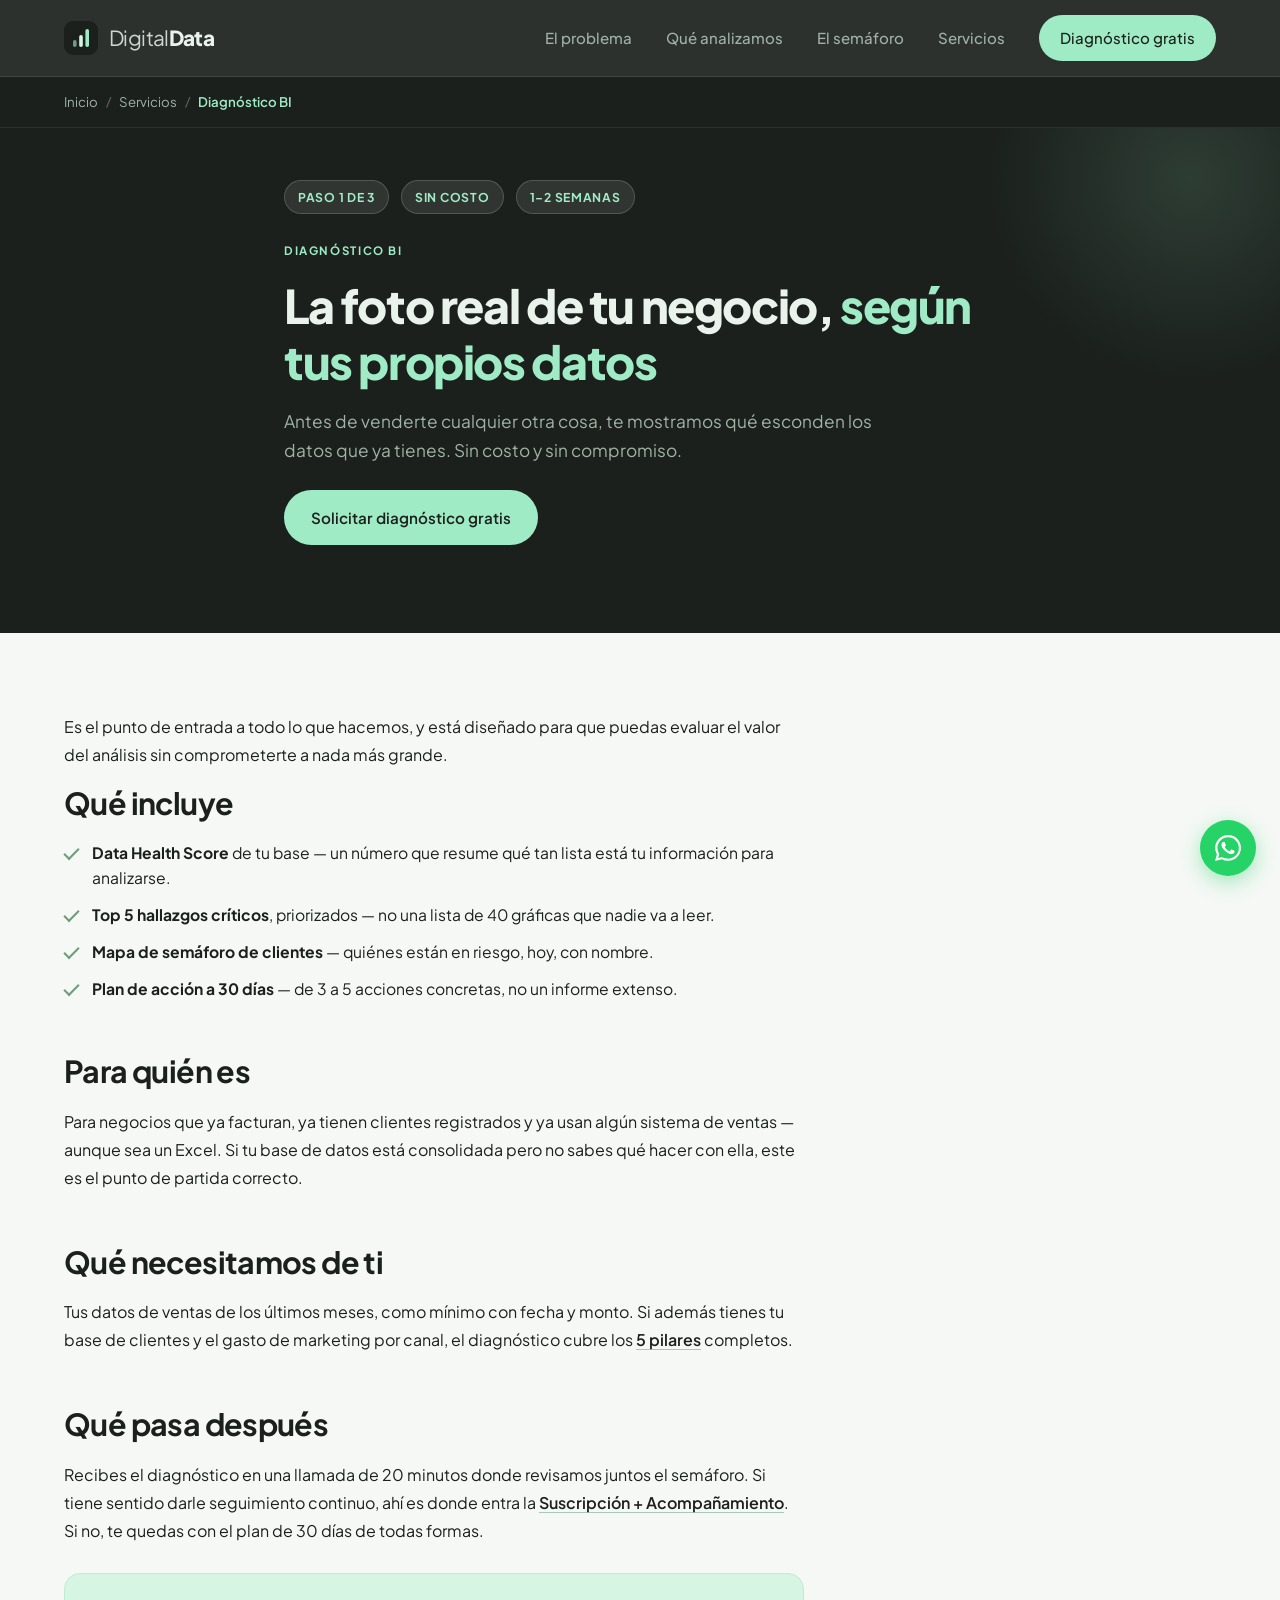
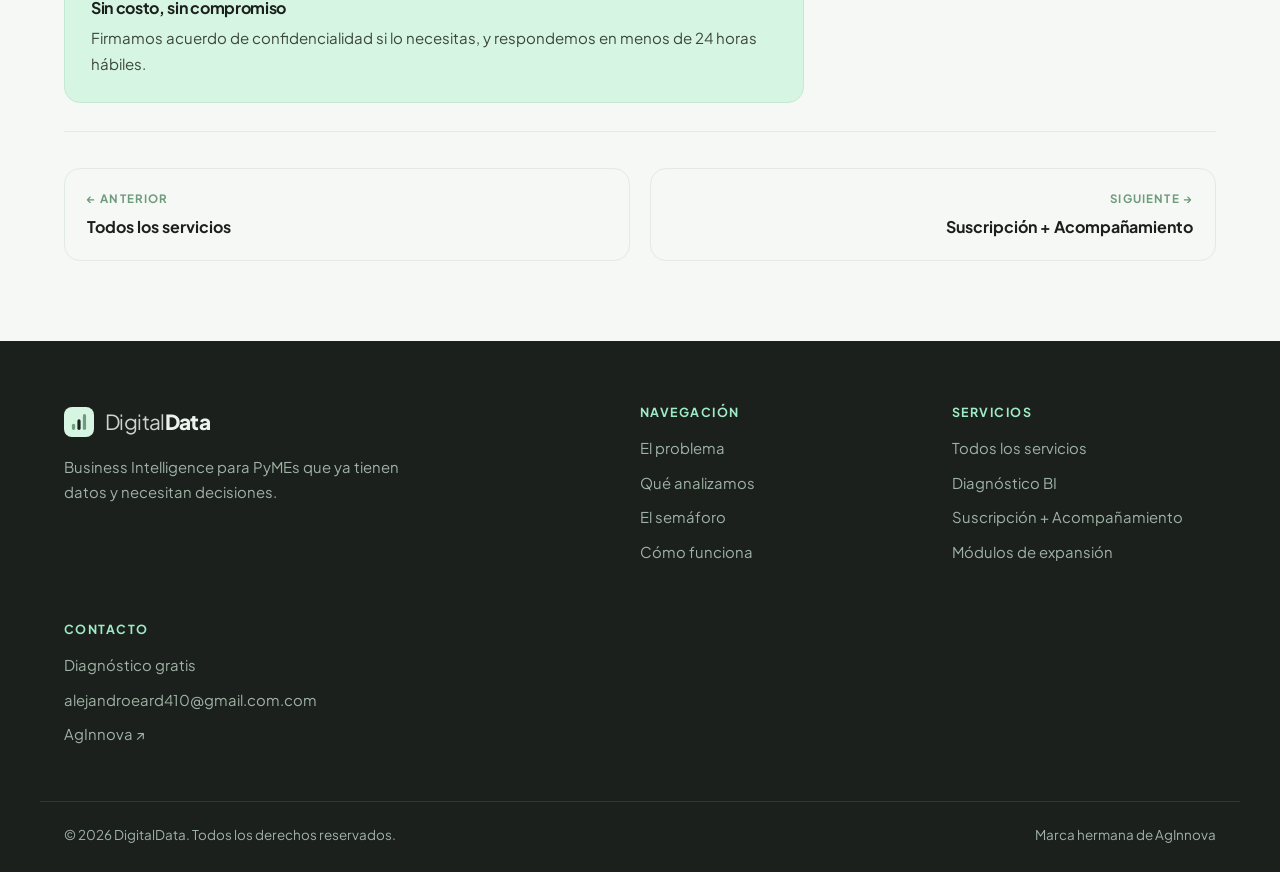
<file: web/servicio-diagnostico-bi.html>
<!DOCTYPE html>
<html lang="es">
<head>
  <!-- Google Tag Manager -->
<script>(function(w,d,s,l,i){w[l]=w[l]||[];w[l].push({'gtm.start':
new Date().getTime(),event:'gtm.js'});var f=d.getElementsByTagName(s)[0],
j=d.createElement(s),dl=l!='dataLayer'?'&l='+l:'';j.async=true;j.src=
'https://www.googletagmanager.com/gtm.js?id='+i+dl;f.parentNode.insertBefore(j,f);
})(window,document,'script','dataLayer','GTM-MSNFKMRJ');</script>
<!-- End Google Tag Manager -->
<meta charset="UTF-8">
<meta name="viewport" content="width=device-width, initial-scale=1.0">
<title>Diagnóstico BI Gratis para PyMEs | DigitalData</title>
<meta name="description" content="La foto real de tu negocio según tus propios datos: Data Health Score, hallazgos críticos, mapa de clientes en riesgo y plan de acción a 30 días. Sin costo.">
<link rel="canonical" href="https://www.leurydata.it.com/servicio-diagnostico-bi.html">
<link rel="icon" type="image/svg+xml" href="favicon.svg">
<link rel="preconnect" href="https://fonts.googleapis.com">
<link rel="preconnect" href="https://fonts.gstatic.com" crossorigin>
<link href="https://fonts.googleapis.com/css2?family=Plus+Jakarta+Sans:wght@400;500;600;700;800&display=swap" rel="stylesheet">
<link rel="stylesheet" href="css/styles.css">

<meta property="og:title" content="Diagnóstico BI Gratis para PyMEs | DigitalData">
<meta property="og:description" content="La foto real de tu negocio según tus propios datos. Data Health Score, hallazgos críticos y plan de acción a 30 días.">
<meta property="og:type" content="website">
<meta property="og:url" content="https://www.leurydata.it.com/servicio-diagnostico-bi.html">

<script type="application/ld+json">
{
  "@context": "https://schema.org",
  "@type": "BreadcrumbList",
  "itemListElement": [
    {"@type": "ListItem", "position": 1, "name": "Inicio", "item": "https://www.leurydata.it.com/index.html"},
    {"@type": "ListItem", "position": 2, "name": "Servicios", "item": "https://www.leurydata.it.com/servicios.html"},
    {"@type": "ListItem", "position": 3, "name": "Diagnóstico BI", "item": "https://www.leurydata.it.com/servicio-diagnostico-bi.html"}
  ]
}
</script>
<script type="application/ld+json">
{
  "@context": "https://schema.org",
  "@type": "Service",
  "serviceType": "Diagnóstico de Business Intelligence",
  "provider": {"@type": "Organization", "name": "DigitalData"},
  "areaServed": "MX",
  "description": "Diagnóstico de datos para PyMEs: Data Health Score, hallazgos críticos priorizados, mapa de clientes en riesgo y plan de acción a 30 días."
}
</script>
</head>
<body>
<!-- Google Tag Manager (noscript) -->
<noscript><iframe src="https://www.googletagmanager.com/ns.html?id=GTM-MSNFKMRJ"
height="0" width="0" style="display:none;visibility:hidden"></iframe></noscript>
<!-- End Google Tag Manager (noscript) -->
<header class="nav" id="nav">
  <div class="container nav-inner">
    <a href="index.html" class="logo">
      <svg width="34" height="34" viewBox="0 0 34 34" fill="none" aria-hidden="true">
        <rect width="34" height="34" rx="9" fill="#1B201C"/>
        <rect x="9" y="19" width="3.6" height="7" rx="1.8" fill="#6E9B7C"/>
        <rect x="15.2" y="14" width="3.6" height="12" rx="1.8" fill="#D6F5E3"/>
        <rect x="21.4" y="8" width="3.6" height="18" rx="1.8" fill="#9FEBC6"/>
      </svg>
      <span class="logo-text"><span class="lt-light">Digital</span><span class="lt-bold">Data</span></span>
    </a>
    <nav class="nav-links" id="navLinks">
      <a href="el-problema.html">El problema</a>
      <a href="que-analizamos.html">Qué analizamos</a>
      <a href="el-semaforo.html">El semáforo</a>
      <a href="servicios.html">Servicios</a>
      <a href="contacto.html" class="btn btn-primary btn-sm">Diagnóstico gratis</a>
    </nav>
    <button class="nav-toggle" id="navToggle" aria-label="Abrir menú" aria-expanded="false">
      <span></span><span></span><span></span>
    </button>
  </div>
</header>

<nav class="breadcrumb" aria-label="Ruta de navegación">
  <div class="container">
    <ol>
      <li><a href="index.html">Inicio</a></li>
      <li><a href="servicios.html">Servicios</a></li>
      <li><span aria-current="page">Diagnóstico BI</span></li>
    </ol>
  </div>
</nav>

<section class="page-hero">
  <div class="container page-hero-inner">
    <div class="service-meta"><span>Paso 1 de 3</span><span>Sin costo</span><span>1–2 semanas</span></div>
    <span class="eyebrow">DIAGNÓSTICO BI</span>
    <h1>La foto real de tu negocio, <span class="hl">según tus propios datos</span></h1>
    <p>
      Antes de venderte cualquier otra cosa, te mostramos qué esconden los datos que ya
      tienes. Sin costo y sin compromiso.
    </p>
    <div class="hero-cta">
      <a href="contacto.html" class="btn btn-primary">Solicitar diagnóstico gratis</a>
    </div>
  </div>
</section>

<article class="article">
  <div class="container">
    <p class="article-lead">
      Es el punto de entrada a todo lo que hacemos, y está diseñado para que puedas evaluar
      el valor del análisis sin comprometerte a nada más grande.
    </p>

    <h2>Qué incluye</h2>
    <ul>
      <li><strong>Data Health Score</strong> de tu base — un número que resume qué tan lista está tu información para analizarse.</li>
      <li><strong>Top 5 hallazgos críticos</strong>, priorizados — no una lista de 40 gráficas que nadie va a leer.</li>
      <li><strong>Mapa de semáforo de clientes</strong> — quiénes están en riesgo, hoy, con nombre.</li>
      <li><strong>Plan de acción a 30 días</strong> — de 3 a 5 acciones concretas, no un informe extenso.</li>
    </ul>

    <h2>Para quién es</h2>
    <p>
      Para negocios que ya facturan, ya tienen clientes registrados y ya usan algún sistema
      de ventas — aunque sea un Excel. Si tu base de datos está consolidada pero no sabes qué
      hacer con ella, este es el punto de partida correcto.
    </p>

    <h2>Qué necesitamos de ti</h2>
    <p>
      Tus datos de ventas de los últimos meses, como mínimo con fecha y monto. Si además
      tienes tu base de clientes y el gasto de marketing por canal, el diagnóstico cubre los
      <a href="que-analizamos.html" class="inline-link">5 pilares</a> completos.
    </p>

    <h2>Qué pasa después</h2>
    <p>
      Recibes el diagnóstico en una llamada de 20 minutos donde revisamos juntos el semáforo.
      Si tiene sentido darle seguimiento continuo, ahí es donde entra la
      <a href="servicio-suscripcion-acompanamiento.html" class="inline-link">Suscripción + Acompañamiento</a>.
      Si no, te quedas con el plan de 30 días de todas formas.
    </p>

    <div class="callout">
      <h4>Sin costo, sin compromiso</h4>
      <p>
        Firmamos acuerdo de confidencialidad si lo necesitas, y respondemos en menos de
        24 horas hábiles.
      </p>
    </div>

    <div class="page-nav">
      <a href="servicios.html" class="page-nav-link prev">
        <span class="page-nav-eyebrow">← Anterior</span>
        <span class="page-nav-title">Todos los servicios</span>
      </a>
      <a href="servicio-suscripcion-acompanamiento.html" class="page-nav-link next">
        <span class="page-nav-eyebrow">Siguiente →</span>
        <span class="page-nav-title">Suscripción + Acompañamiento</span>
      </a>
    </div>
  </div>
</article>

<footer class="footer">
  <div class="container footer-inner">
    <div class="f-brand">
      <a href="index.html" class="logo">
        <svg width="30" height="30" viewBox="0 0 34 34" fill="none" aria-hidden="true">
          <rect width="34" height="34" rx="9" fill="#D6F5E3"/>
          <rect x="9" y="19" width="3.6" height="7" rx="1.8" fill="#6E9B7C"/>
          <rect x="15.2" y="14" width="3.6" height="12" rx="1.8" fill="#1B201C"/>
          <rect x="21.4" y="8" width="3.6" height="18" rx="1.8" fill="#6E9B7C"/>
        </svg>
        <span class="logo-text light"><span class="lt-light">Digital</span><span class="lt-bold">Data</span></span>
      </a>
      <p>Business Intelligence para PyMEs que ya tienen datos y necesitan decisiones.</p>
    </div>
    <div class="f-links">
      <h4>Navegación</h4>
      <a href="el-problema.html">El problema</a>
      <a href="que-analizamos.html">Qué analizamos</a>
      <a href="el-semaforo.html">El semáforo</a>
      <a href="como-funciona.html">Cómo funciona</a>
    </div>
    <div class="f-links">
      <h4>Servicios</h4>
      <a href="servicios.html">Todos los servicios</a>
      <a href="servicio-diagnostico-bi.html">Diagnóstico BI</a>
      <a href="servicio-suscripcion-acompanamiento.html">Suscripción + Acompañamiento</a>
      <a href="servicio-modulos-expansion.html">Módulos de expansión</a>
    </div>
    <div class="f-links">
      <h4>Contacto</h4>
      <a href="contacto.html">Diagnóstico gratis</a>
      <a href="mailto:CORREO@digitaldata.com" id="footerMail">CORREO@digitaldata.com</a>
      <a href="https://aginnova.it.com" target="_blank" rel="noopener">AgInnova ↗</a>
    </div>
  </div>
  <div class="container footer-bottom">
    <span>© <span id="year">2026</span> DigitalData. Todos los derechos reservados.</span>
    <span>Marca hermana de AgInnova</span>
  </div>
</footer>

<a href="#" class="wa-float" id="waFloat" aria-label="Escríbenos por WhatsApp">
  <svg viewBox="0 0 24 24" fill="currentColor" width="26" height="26"><path d="M17.47 14.38c-.3-.15-1.76-.87-2.03-.97-.27-.1-.47-.15-.67.15-.2.3-.77.97-.94 1.17-.17.2-.35.22-.65.07-.3-.15-1.25-.46-2.38-1.47-.88-.78-1.48-1.75-1.65-2.05-.17-.3-.02-.46.13-.61.14-.14.3-.35.45-.53.15-.18.2-.3.3-.5.1-.2.05-.38-.03-.53-.07-.15-.67-1.62-.92-2.22-.24-.58-.49-.5-.67-.51h-.57c-.2 0-.52.07-.8.38-.27.3-1.04 1.02-1.04 2.48s1.07 2.88 1.22 3.08c.15.2 2.1 3.2 5.08 4.49.71.3 1.26.49 1.69.63.71.22 1.36.19 1.87.12.57-.09 1.76-.72 2.01-1.41.25-.7.25-1.29.17-1.41-.07-.13-.27-.2-.57-.35M12.05 21.8h-.03c-1.75 0-3.47-.47-4.97-1.36l-.36-.21-3.7.97.99-3.6-.23-.37a9.86 9.86 0 0 1-1.51-5.26c0-5.45 4.44-9.88 9.9-9.88 2.64 0 5.12 1.03 6.99 2.9a9.82 9.82 0 0 1 2.89 6.99c0 5.45-4.44 9.88-9.88 9.88M20.52 3.45A11.8 11.8 0 0 0 12.05 0C5.5 0 .17 5.33.17 11.88c0 2.09.55 4.14 1.59 5.94L.07 24l6.33-1.66a11.85 11.85 0 0 0 5.65 1.44h.01c6.55 0 11.88-5.33 11.88-11.88 0-3.17-1.24-6.15-3.48-8.4"/></svg>
</a>

<script src="js/main.js"></script>
</body>
</html>
</file>
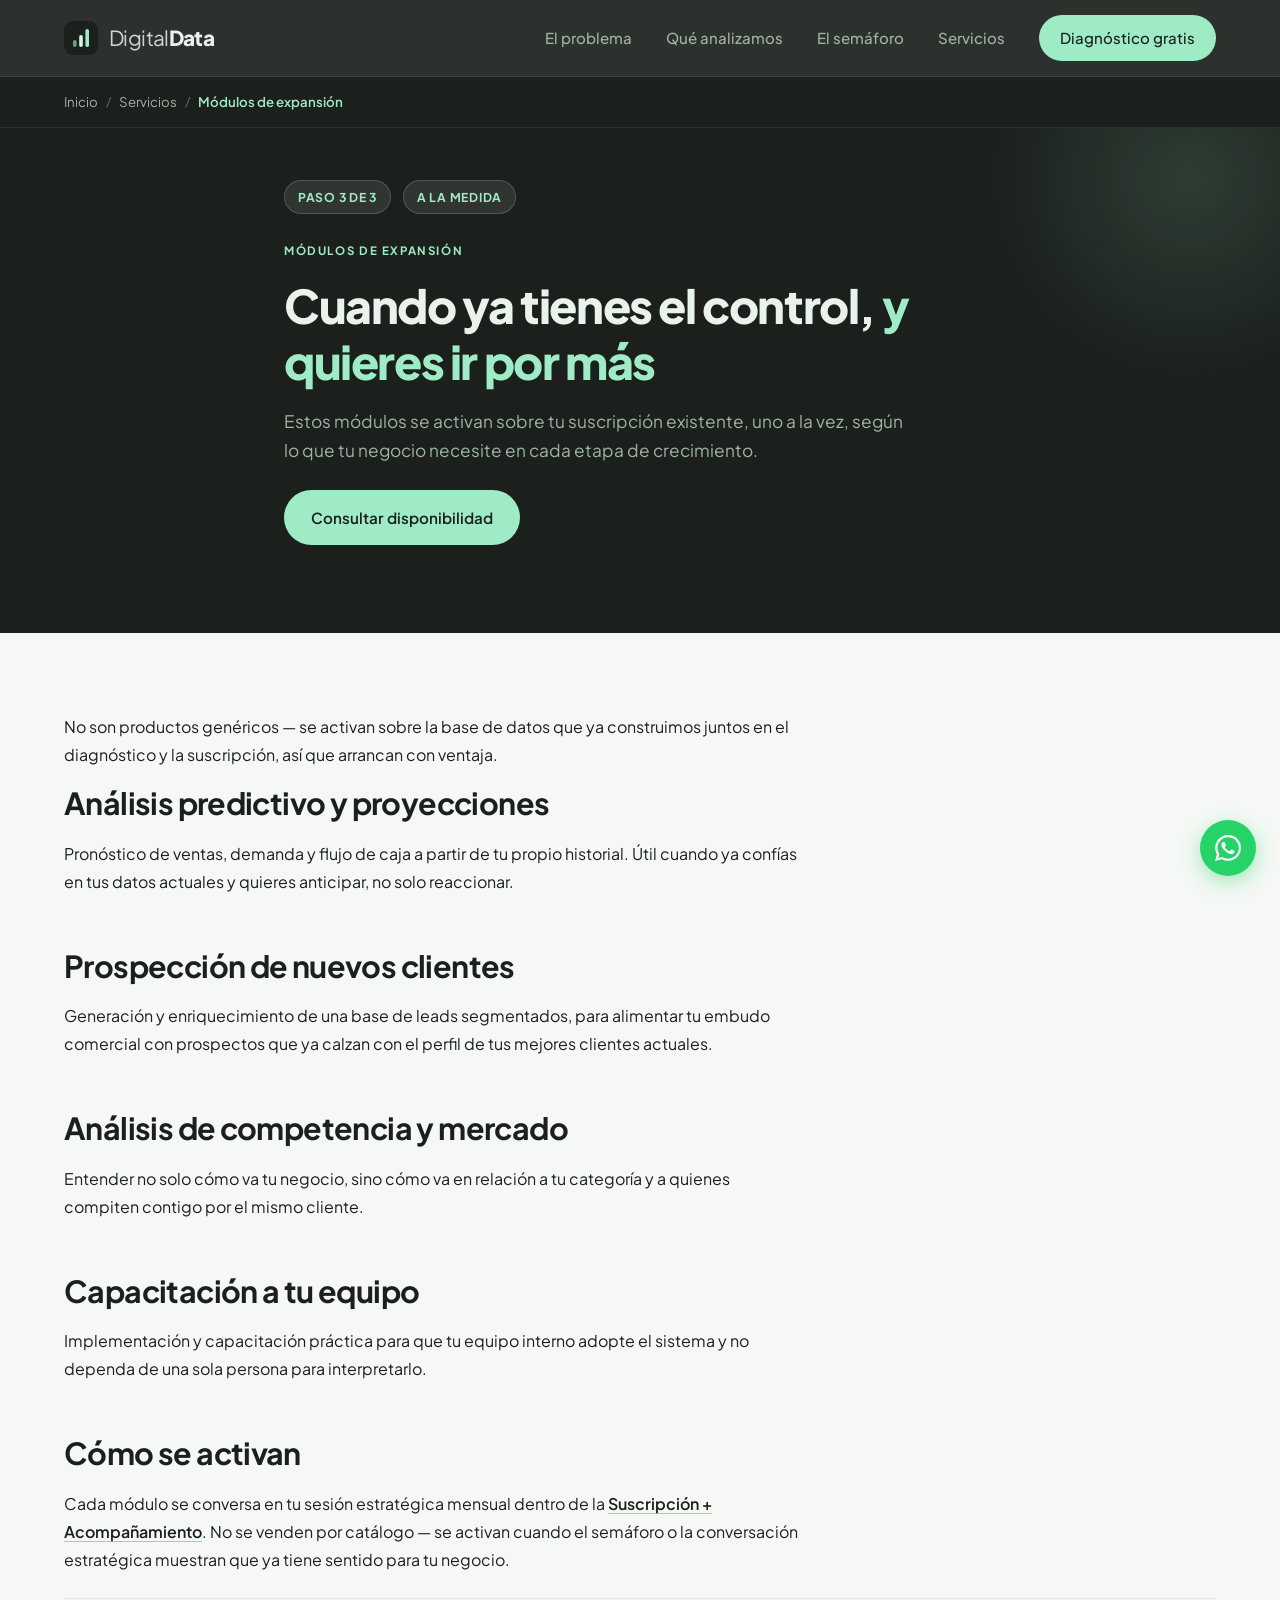
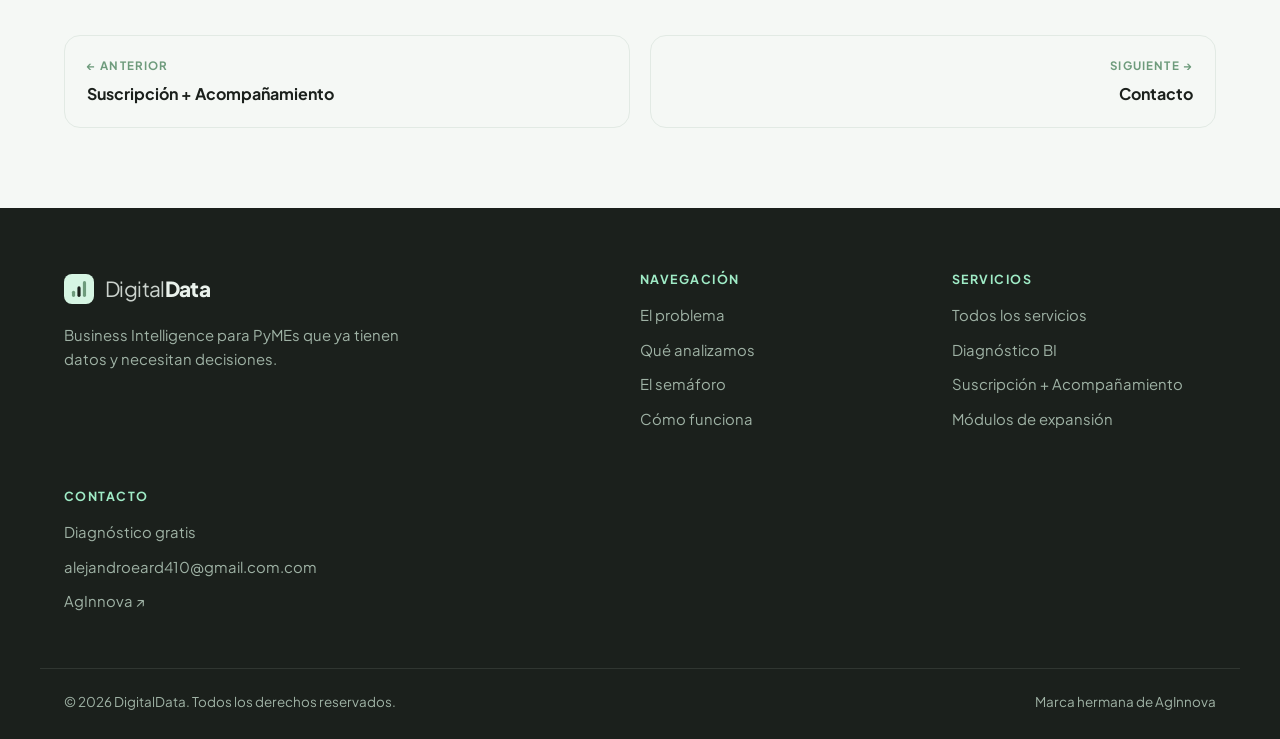
<file: web/servicio-modulos-expansion.html>
<!DOCTYPE html>
<html lang="es">
<head>
  <!-- Google Tag Manager -->
<script>(function(w,d,s,l,i){w[l]=w[l]||[];w[l].push({'gtm.start':
new Date().getTime(),event:'gtm.js'});var f=d.getElementsByTagName(s)[0],
j=d.createElement(s),dl=l!='dataLayer'?'&l='+l:'';j.async=true;j.src=
'https://www.googletagmanager.com/gtm.js?id='+i+dl;f.parentNode.insertBefore(j,f);
})(window,document,'script','dataLayer','GTM-MSNFKMRJ');</script>
<!-- End Google Tag Manager -->
<meta charset="UTF-8">
<meta name="viewport" content="width=device-width, initial-scale=1.0">
<title>Módulos de Expansión: Predictivo y Más | DigitalData</title>
<meta name="description" content="Análisis predictivo, prospección de nuevos clientes, análisis de competencia y capacitación. Los módulos que suman cuando ya tienes el control de tus datos.">
<link rel="canonical" href="https://www.leurydata.it.com/servicio-modulos-expansion.html">
<link rel="icon" type="image/svg+xml" href="favicon.svg">
<link rel="preconnect" href="https://fonts.googleapis.com">
<link rel="preconnect" href="https://fonts.gstatic.com" crossorigin>
<link href="https://fonts.googleapis.com/css2?family=Plus+Jakarta+Sans:wght@400;500;600;700;800&display=swap" rel="stylesheet">
<link rel="stylesheet" href="css/styles.css">

<meta property="og:title" content="Módulos de Expansión: Predictivo y Más | DigitalData">
<meta property="og:description" content="Análisis predictivo, prospección de clientes, análisis de competencia y capacitación para negocios que ya tienen el control de sus datos.">
<meta property="og:type" content="website">
<meta property="og:url" content="https://www.leurydata.it.com/servicio-modulos-expansion.html">

<script type="application/ld+json">
{
  "@context": "https://schema.org",
  "@type": "BreadcrumbList",
  "itemListElement": [
    {"@type": "ListItem", "position": 1, "name": "Inicio", "item": "https://www.leurydata.it.com/index.html"},
    {"@type": "ListItem", "position": 2, "name": "Servicios", "item": "https://www.leurydata.it.com/servicios.html"},
    {"@type": "ListItem", "position": 3, "name": "Módulos de expansión", "item": "https://www.leurydata.it.com/servicio-modulos-expansion.html"}
  ]
}
</script>
<script type="application/ld+json">
{
  "@context": "https://schema.org",
  "@type": "Service",
  "serviceType": "Módulos de expansión de Business Intelligence",
  "provider": {"@type": "Organization", "name": "DigitalData"},
  "areaServed": "MX",
  "description": "Análisis predictivo, prospección de nuevos clientes, análisis de competencia y capacitación para equipos que ya usan el sistema de BI."
}
</script>
</head>
<body>
<!-- Google Tag Manager (noscript) -->
<noscript><iframe src="https://www.googletagmanager.com/ns.html?id=GTM-MSNFKMRJ"
height="0" width="0" style="display:none;visibility:hidden"></iframe></noscript>
<!-- End Google Tag Manager (noscript) -->
  
<header class="nav" id="nav">
  <div class="container nav-inner">
    <a href="index.html" class="logo">
      <svg width="34" height="34" viewBox="0 0 34 34" fill="none" aria-hidden="true">
        <rect width="34" height="34" rx="9" fill="#1B201C"/>
        <rect x="9" y="19" width="3.6" height="7" rx="1.8" fill="#6E9B7C"/>
        <rect x="15.2" y="14" width="3.6" height="12" rx="1.8" fill="#D6F5E3"/>
        <rect x="21.4" y="8" width="3.6" height="18" rx="1.8" fill="#9FEBC6"/>
      </svg>
      <span class="logo-text"><span class="lt-light">Digital</span><span class="lt-bold">Data</span></span>
    </a>
    <nav class="nav-links" id="navLinks">
      <a href="el-problema.html">El problema</a>
      <a href="que-analizamos.html">Qué analizamos</a>
      <a href="el-semaforo.html">El semáforo</a>
      <a href="servicios.html">Servicios</a>
      <a href="contacto.html" class="btn btn-primary btn-sm">Diagnóstico gratis</a>
    </nav>
    <button class="nav-toggle" id="navToggle" aria-label="Abrir menú" aria-expanded="false">
      <span></span><span></span><span></span>
    </button>
  </div>
</header>

<nav class="breadcrumb" aria-label="Ruta de navegación">
  <div class="container">
    <ol>
      <li><a href="index.html">Inicio</a></li>
      <li><a href="servicios.html">Servicios</a></li>
      <li><span aria-current="page">Módulos de expansión</span></li>
    </ol>
  </div>
</nav>

<section class="page-hero">
  <div class="container page-hero-inner">
    <div class="service-meta"><span>Paso 3 de 3</span><span>A la medida</span></div>
    <span class="eyebrow">MÓDULOS DE EXPANSIÓN</span>
    <h1>Cuando ya tienes el control, <span class="hl">y quieres ir por más</span></h1>
    <p>
      Estos módulos se activan sobre tu suscripción existente, uno a la vez, según lo que tu
      negocio necesite en cada etapa de crecimiento.
    </p>
    <div class="hero-cta">
      <a href="contacto.html" class="btn btn-primary">Consultar disponibilidad</a>
    </div>
  </div>
</section>

<article class="article">
  <div class="container">
    <p class="article-lead">
      No son productos genéricos — se activan sobre la base de datos que ya construimos
      juntos en el diagnóstico y la suscripción, así que arrancan con ventaja.
    </p>

    <h2>Análisis predictivo y proyecciones</h2>
    <p>
      Pronóstico de ventas, demanda y flujo de caja a partir de tu propio historial. Útil
      cuando ya confías en tus datos actuales y quieres anticipar, no solo reaccionar.
    </p>

    <h2>Prospección de nuevos clientes</h2>
    <p>
      Generación y enriquecimiento de una base de leads segmentados, para alimentar tu
      embudo comercial con prospectos que ya calzan con el perfil de tus mejores clientes
      actuales.
    </p>

    <h2>Análisis de competencia y mercado</h2>
    <p>
      Entender no solo cómo va tu negocio, sino cómo va en relación a tu categoría y a
      quienes compiten contigo por el mismo cliente.
    </p>

    <h2>Capacitación a tu equipo</h2>
    <p>
      Implementación y capacitación práctica para que tu equipo interno adopte el sistema y
      no dependa de una sola persona para interpretarlo.
    </p>

    <h2>Cómo se activan</h2>
    <p>
      Cada módulo se conversa en tu sesión estratégica mensual dentro de la
      <a href="servicio-suscripcion-acompanamiento.html" class="inline-link">Suscripción + Acompañamiento</a>.
      No se venden por catálogo — se activan cuando el semáforo o la conversación estratégica
      muestran que ya tiene sentido para tu negocio.
    </p>

    <div class="page-nav">
      <a href="servicio-suscripcion-acompanamiento.html" class="page-nav-link prev">
        <span class="page-nav-eyebrow">← Anterior</span>
        <span class="page-nav-title">Suscripción + Acompañamiento</span>
      </a>
      <a href="contacto.html" class="page-nav-link next">
        <span class="page-nav-eyebrow">Siguiente →</span>
        <span class="page-nav-title">Contacto</span>
      </a>
    </div>
  </div>
</article>

<footer class="footer">
  <div class="container footer-inner">
    <div class="f-brand">
      <a href="index.html" class="logo">
        <svg width="30" height="30" viewBox="0 0 34 34" fill="none" aria-hidden="true">
          <rect width="34" height="34" rx="9" fill="#D6F5E3"/>
          <rect x="9" y="19" width="3.6" height="7" rx="1.8" fill="#6E9B7C"/>
          <rect x="15.2" y="14" width="3.6" height="12" rx="1.8" fill="#1B201C"/>
          <rect x="21.4" y="8" width="3.6" height="18" rx="1.8" fill="#6E9B7C"/>
        </svg>
        <span class="logo-text light"><span class="lt-light">Digital</span><span class="lt-bold">Data</span></span>
      </a>
      <p>Business Intelligence para PyMEs que ya tienen datos y necesitan decisiones.</p>
    </div>
    <div class="f-links">
      <h4>Navegación</h4>
      <a href="el-problema.html">El problema</a>
      <a href="que-analizamos.html">Qué analizamos</a>
      <a href="el-semaforo.html">El semáforo</a>
      <a href="como-funciona.html">Cómo funciona</a>
    </div>
    <div class="f-links">
      <h4>Servicios</h4>
      <a href="servicios.html">Todos los servicios</a>
      <a href="servicio-diagnostico-bi.html">Diagnóstico BI</a>
      <a href="servicio-suscripcion-acompanamiento.html">Suscripción + Acompañamiento</a>
      <a href="servicio-modulos-expansion.html">Módulos de expansión</a>
    </div>
    <div class="f-links">
      <h4>Contacto</h4>
      <a href="contacto.html">Diagnóstico gratis</a>
      <a href="mailto:CORREO@digitaldata.com" id="footerMail">CORREO@digitaldata.com</a>
      <a href="https://aginnova.it.com" target="_blank" rel="noopener">AgInnova ↗</a>
    </div>
  </div>
  <div class="container footer-bottom">
    <span>© <span id="year">2026</span> DigitalData. Todos los derechos reservados.</span>
    <span>Marca hermana de AgInnova</span>
  </div>
</footer>

<a href="#" class="wa-float" id="waFloat" aria-label="Escríbenos por WhatsApp">
  <svg viewBox="0 0 24 24" fill="currentColor" width="26" height="26"><path d="M17.47 14.38c-.3-.15-1.76-.87-2.03-.97-.27-.1-.47-.15-.67.15-.2.3-.77.97-.94 1.17-.17.2-.35.22-.65.07-.3-.15-1.25-.46-2.38-1.47-.88-.78-1.48-1.75-1.65-2.05-.17-.3-.02-.46.13-.61.14-.14.3-.35.45-.53.15-.18.2-.3.3-.5.1-.2.05-.38-.03-.53-.07-.15-.67-1.62-.92-2.22-.24-.58-.49-.5-.67-.51h-.57c-.2 0-.52.07-.8.38-.27.3-1.04 1.02-1.04 2.48s1.07 2.88 1.22 3.08c.15.2 2.1 3.2 5.08 4.49.71.3 1.26.49 1.69.63.71.22 1.36.19 1.87.12.57-.09 1.76-.72 2.01-1.41.25-.7.25-1.29.17-1.41-.07-.13-.27-.2-.57-.35M12.05 21.8h-.03c-1.75 0-3.47-.47-4.97-1.36l-.36-.21-3.7.97.99-3.6-.23-.37a9.86 9.86 0 0 1-1.51-5.26c0-5.45 4.44-9.88 9.9-9.88 2.64 0 5.12 1.03 6.99 2.9a9.82 9.82 0 0 1 2.89 6.99c0 5.45-4.44 9.88-9.88 9.88M20.52 3.45A11.8 11.8 0 0 0 12.05 0C5.5 0 .17 5.33.17 11.88c0 2.09.55 4.14 1.59 5.94L.07 24l6.33-1.66a11.85 11.85 0 0 0 5.65 1.44h.01c6.55 0 11.88-5.33 11.88-11.88 0-3.17-1.24-6.15-3.48-8.4"/></svg>
</a>

<script src="js/main.js"></script>
</body>
</html>
</file>
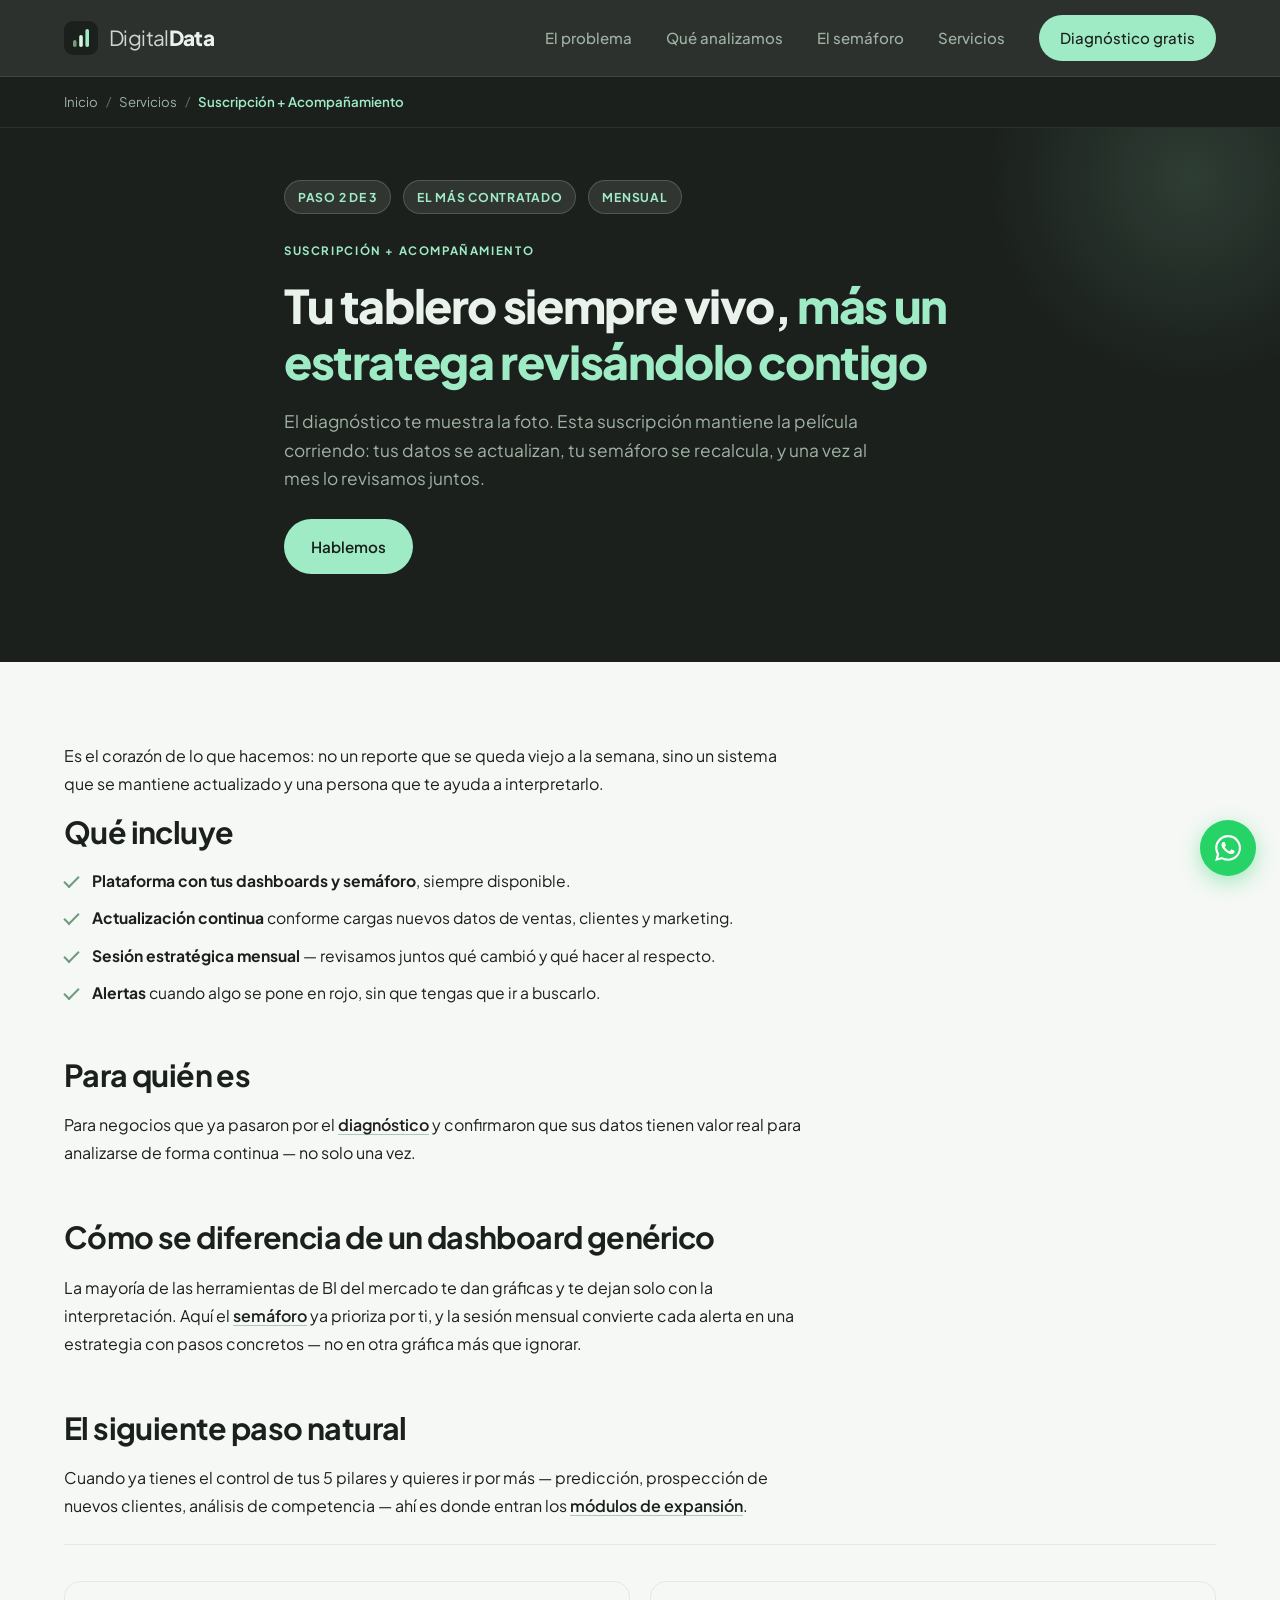
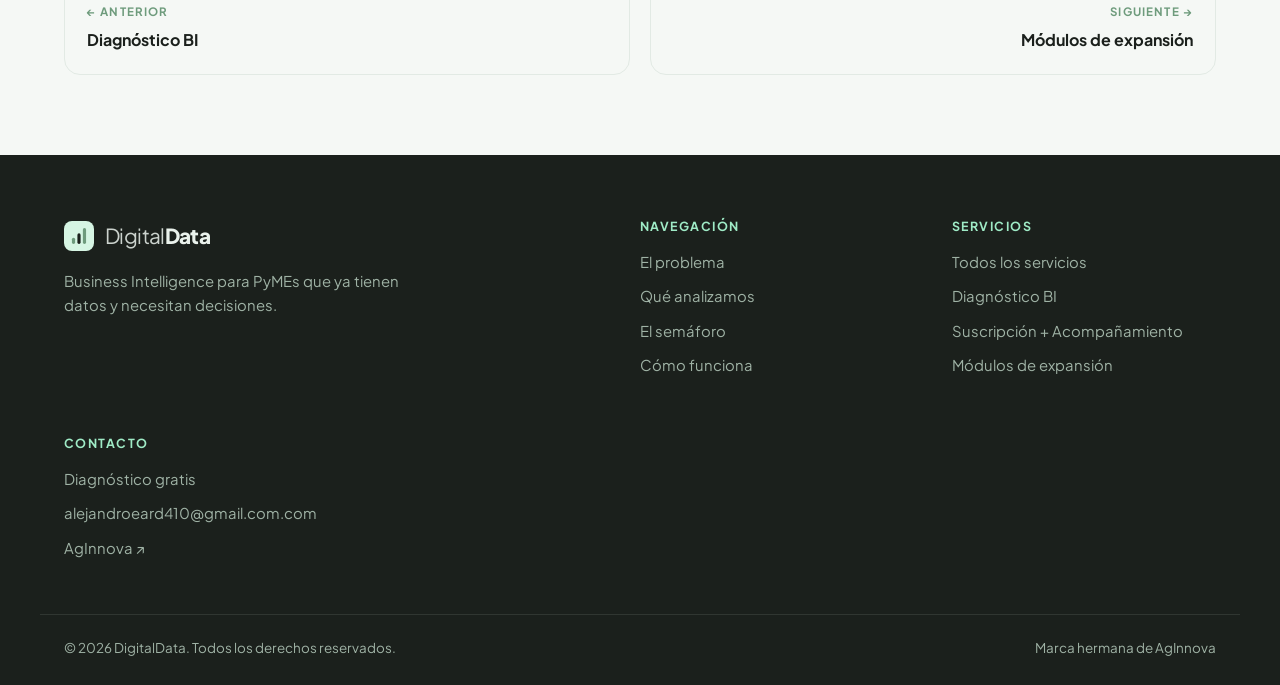
<file: web/servicio-suscripcion-acompanamiento.html>
<!DOCTYPE html>
<html lang="es">
<head>
  <!-- Google Tag Manager -->
<script>(function(w,d,s,l,i){w[l]=w[l]||[];w[l].push({'gtm.start':
new Date().getTime(),event:'gtm.js'});var f=d.getElementsByTagName(s)[0],
j=d.createElement(s),dl=l!='dataLayer'?'&l='+l:'';j.async=true;j.src=
'https://www.googletagmanager.com/gtm.js?id='+i+dl;f.parentNode.insertBefore(j,f);
})(window,document,'script','dataLayer','GTM-MSNFKMRJ');</script>
<!-- End Google Tag Manager -->
  
<meta charset="UTF-8">
<meta name="viewport" content="width=device-width, initial-scale=1.0">
<title>Suscripción BI + Acompañamiento Mensual | DigitalData</title>
<meta name="description" content="Tu tablero de Business Intelligence siempre vivo, con semáforo en tiempo real y una sesión estratégica mensual con nosotros. El servicio más contratado.">
<link rel="canonical" href="https://www.leurydata.it.com/servicio-suscripcion-acompanamiento.html">
<link rel="icon" type="image/svg+xml" href="favicon.svg">
<link rel="preconnect" href="https://fonts.googleapis.com">
<link rel="preconnect" href="https://fonts.gstatic.com" crossorigin>
<link href="https://fonts.googleapis.com/css2?family=Plus+Jakarta+Sans:wght@400;500;600;700;800&display=swap" rel="stylesheet">
<link rel="stylesheet" href="css/styles.css">

<meta property="og:title" content="Suscripción BI + Acompañamiento Mensual | DigitalData">
<meta property="og:description" content="Tu tablero siempre vivo, con semáforo en tiempo real y una sesión estratégica mensual. El servicio más contratado.">
<meta property="og:type" content="website">
<meta property="og:url" content="https://www.leurydata.it.com/servicio-suscripcion-acompanamiento.html">

<script type="application/ld+json">
{
  "@context": "https://schema.org",
  "@type": "BreadcrumbList",
  "itemListElement": [
    {"@type": "ListItem", "position": 1, "name": "Inicio", "item": "https://www.leurydata.it.com/index.html"},
    {"@type": "ListItem", "position": 2, "name": "Servicios", "item": "https://www.leurydata.it.com/servicios.html"},
    {"@type": "ListItem", "position": 3, "name": "Suscripción + Acompañamiento", "item": "https://www.leurydata.it.com/servicio-suscripcion-acompanamiento.html"}
  ]
}
</script>
<script type="application/ld+json">
{
  "@context": "https://schema.org",
  "@type": "Service",
  "serviceType": "Suscripción de Business Intelligence con acompañamiento estratégico",
  "provider": {"@type": "Organization", "name": "DigitalData"},
  "areaServed": "MX",
  "description": "Plataforma de dashboards y semáforo actualizados en tiempo real, con sesión estratégica mensual incluida."
}
</script>
</head>
<body>
  <!-- Google Tag Manager (noscript) -->
<noscript><iframe src="https://www.googletagmanager.com/ns.html?id=GTM-MSNFKMRJ"
height="0" width="0" style="display:none;visibility:hidden"></iframe></noscript>
<!-- End Google Tag Manager (noscript) -->

<header class="nav" id="nav">
  <div class="container nav-inner">
    <a href="index.html" class="logo">
      <svg width="34" height="34" viewBox="0 0 34 34" fill="none" aria-hidden="true">
        <rect width="34" height="34" rx="9" fill="#1B201C"/>
        <rect x="9" y="19" width="3.6" height="7" rx="1.8" fill="#6E9B7C"/>
        <rect x="15.2" y="14" width="3.6" height="12" rx="1.8" fill="#D6F5E3"/>
        <rect x="21.4" y="8" width="3.6" height="18" rx="1.8" fill="#9FEBC6"/>
      </svg>
      <span class="logo-text"><span class="lt-light">Digital</span><span class="lt-bold">Data</span></span>
    </a>
    <nav class="nav-links" id="navLinks">
      <a href="el-problema.html">El problema</a>
      <a href="que-analizamos.html">Qué analizamos</a>
      <a href="el-semaforo.html">El semáforo</a>
      <a href="servicios.html">Servicios</a>
      <a href="contacto.html" class="btn btn-primary btn-sm">Diagnóstico gratis</a>
    </nav>
    <button class="nav-toggle" id="navToggle" aria-label="Abrir menú" aria-expanded="false">
      <span></span><span></span><span></span>
    </button>
  </div>
</header>

<nav class="breadcrumb" aria-label="Ruta de navegación">
  <div class="container">
    <ol>
      <li><a href="index.html">Inicio</a></li>
      <li><a href="servicios.html">Servicios</a></li>
      <li><span aria-current="page">Suscripción + Acompañamiento</span></li>
    </ol>
  </div>
</nav>

<section class="page-hero">
  <div class="container page-hero-inner">
    <div class="service-meta"><span>Paso 2 de 3</span><span>El más contratado</span><span>Mensual</span></div>
    <span class="eyebrow">SUSCRIPCIÓN + ACOMPAÑAMIENTO</span>
    <h1>Tu tablero siempre vivo, <span class="hl">más un estratega revisándolo contigo</span></h1>
    <p>
      El diagnóstico te muestra la foto. Esta suscripción mantiene la película corriendo:
      tus datos se actualizan, tu semáforo se recalcula, y una vez al mes lo revisamos juntos.
    </p>
    <div class="hero-cta">
      <a href="contacto.html" class="btn btn-primary">Hablemos</a>
    </div>
  </div>
</section>

<article class="article">
  <div class="container">
    <p class="article-lead">
      Es el corazón de lo que hacemos: no un reporte que se queda viejo a la semana, sino
      un sistema que se mantiene actualizado y una persona que te ayuda a interpretarlo.
    </p>

    <h2>Qué incluye</h2>
    <ul>
      <li><strong>Plataforma con tus dashboards y semáforo</strong>, siempre disponible.</li>
      <li><strong>Actualización continua</strong> conforme cargas nuevos datos de ventas, clientes y marketing.</li>
      <li><strong>Sesión estratégica mensual</strong> — revisamos juntos qué cambió y qué hacer al respecto.</li>
      <li><strong>Alertas</strong> cuando algo se pone en rojo, sin que tengas que ir a buscarlo.</li>
    </ul>

    <h2>Para quién es</h2>
    <p>
      Para negocios que ya pasaron por el <a href="servicio-diagnostico-bi.html" class="inline-link">diagnóstico</a>
      y confirmaron que sus datos tienen valor real para analizarse de forma continua — no
      solo una vez.
    </p>

    <h2>Cómo se diferencia de un dashboard genérico</h2>
    <p>
      La mayoría de las herramientas de BI del mercado te dan gráficas y te dejan solo con
      la interpretación. Aquí el <a href="el-semaforo.html" class="inline-link">semáforo</a>
      ya prioriza por ti, y la sesión mensual convierte cada alerta en una estrategia con
      pasos concretos — no en otra gráfica más que ignorar.
    </p>

    <h2>El siguiente paso natural</h2>
    <p>
      Cuando ya tienes el control de tus 5 pilares y quieres ir por más — predicción,
      prospección de nuevos clientes, análisis de competencia — ahí es donde entran los
      <a href="servicio-modulos-expansion.html" class="inline-link">módulos de expansión</a>.
    </p>

    <div class="page-nav">
      <a href="servicio-diagnostico-bi.html" class="page-nav-link prev">
        <span class="page-nav-eyebrow">← Anterior</span>
        <span class="page-nav-title">Diagnóstico BI</span>
      </a>
      <a href="servicio-modulos-expansion.html" class="page-nav-link next">
        <span class="page-nav-eyebrow">Siguiente →</span>
        <span class="page-nav-title">Módulos de expansión</span>
      </a>
    </div>
  </div>
</article>

<footer class="footer">
  <div class="container footer-inner">
    <div class="f-brand">
      <a href="index.html" class="logo">
        <svg width="30" height="30" viewBox="0 0 34 34" fill="none" aria-hidden="true">
          <rect width="34" height="34" rx="9" fill="#D6F5E3"/>
          <rect x="9" y="19" width="3.6" height="7" rx="1.8" fill="#6E9B7C"/>
          <rect x="15.2" y="14" width="3.6" height="12" rx="1.8" fill="#1B201C"/>
          <rect x="21.4" y="8" width="3.6" height="18" rx="1.8" fill="#6E9B7C"/>
        </svg>
        <span class="logo-text light"><span class="lt-light">Digital</span><span class="lt-bold">Data</span></span>
      </a>
      <p>Business Intelligence para PyMEs que ya tienen datos y necesitan decisiones.</p>
    </div>
    <div class="f-links">
      <h4>Navegación</h4>
      <a href="el-problema.html">El problema</a>
      <a href="que-analizamos.html">Qué analizamos</a>
      <a href="el-semaforo.html">El semáforo</a>
      <a href="como-funciona.html">Cómo funciona</a>
    </div>
    <div class="f-links">
      <h4>Servicios</h4>
      <a href="servicios.html">Todos los servicios</a>
      <a href="servicio-diagnostico-bi.html">Diagnóstico BI</a>
      <a href="servicio-suscripcion-acompanamiento.html">Suscripción + Acompañamiento</a>
      <a href="servicio-modulos-expansion.html">Módulos de expansión</a>
    </div>
    <div class="f-links">
      <h4>Contacto</h4>
      <a href="contacto.html">Diagnóstico gratis</a>
      <a href="mailto:CORREO@digitaldata.com" id="footerMail">CORREO@digitaldata.com</a>
      <a href="https://aginnova.it.com" target="_blank" rel="noopener">AgInnova ↗</a>
    </div>
  </div>
  <div class="container footer-bottom">
    <span>© <span id="year">2026</span> DigitalData. Todos los derechos reservados.</span>
    <span>Marca hermana de AgInnova</span>
  </div>
</footer>

<a href="#" class="wa-float" id="waFloat" aria-label="Escríbenos por WhatsApp">
  <svg viewBox="0 0 24 24" fill="currentColor" width="26" height="26"><path d="M17.47 14.38c-.3-.15-1.76-.87-2.03-.97-.27-.1-.47-.15-.67.15-.2.3-.77.97-.94 1.17-.17.2-.35.22-.65.07-.3-.15-1.25-.46-2.38-1.47-.88-.78-1.48-1.75-1.65-2.05-.17-.3-.02-.46.13-.61.14-.14.3-.35.45-.53.15-.18.2-.3.3-.5.1-.2.05-.38-.03-.53-.07-.15-.67-1.62-.92-2.22-.24-.58-.49-.5-.67-.51h-.57c-.2 0-.52.07-.8.38-.27.3-1.04 1.02-1.04 2.48s1.07 2.88 1.22 3.08c.15.2 2.1 3.2 5.08 4.49.71.3 1.26.49 1.69.63.71.22 1.36.19 1.87.12.57-.09 1.76-.72 2.01-1.41.25-.7.25-1.29.17-1.41-.07-.13-.27-.2-.57-.35M12.05 21.8h-.03c-1.75 0-3.47-.47-4.97-1.36l-.36-.21-3.7.97.99-3.6-.23-.37a9.86 9.86 0 0 1-1.51-5.26c0-5.45 4.44-9.88 9.9-9.88 2.64 0 5.12 1.03 6.99 2.9a9.82 9.82 0 0 1 2.89 6.99c0 5.45-4.44 9.88-9.88 9.88M20.52 3.45A11.8 11.8 0 0 0 12.05 0C5.5 0 .17 5.33.17 11.88c0 2.09.55 4.14 1.59 5.94L.07 24l6.33-1.66a11.85 11.85 0 0 0 5.65 1.44h.01c6.55 0 11.88-5.33 11.88-11.88 0-3.17-1.24-6.15-3.48-8.4"/></svg>
</a>

<script src="js/main.js"></script>
</body>
</html>
</file>
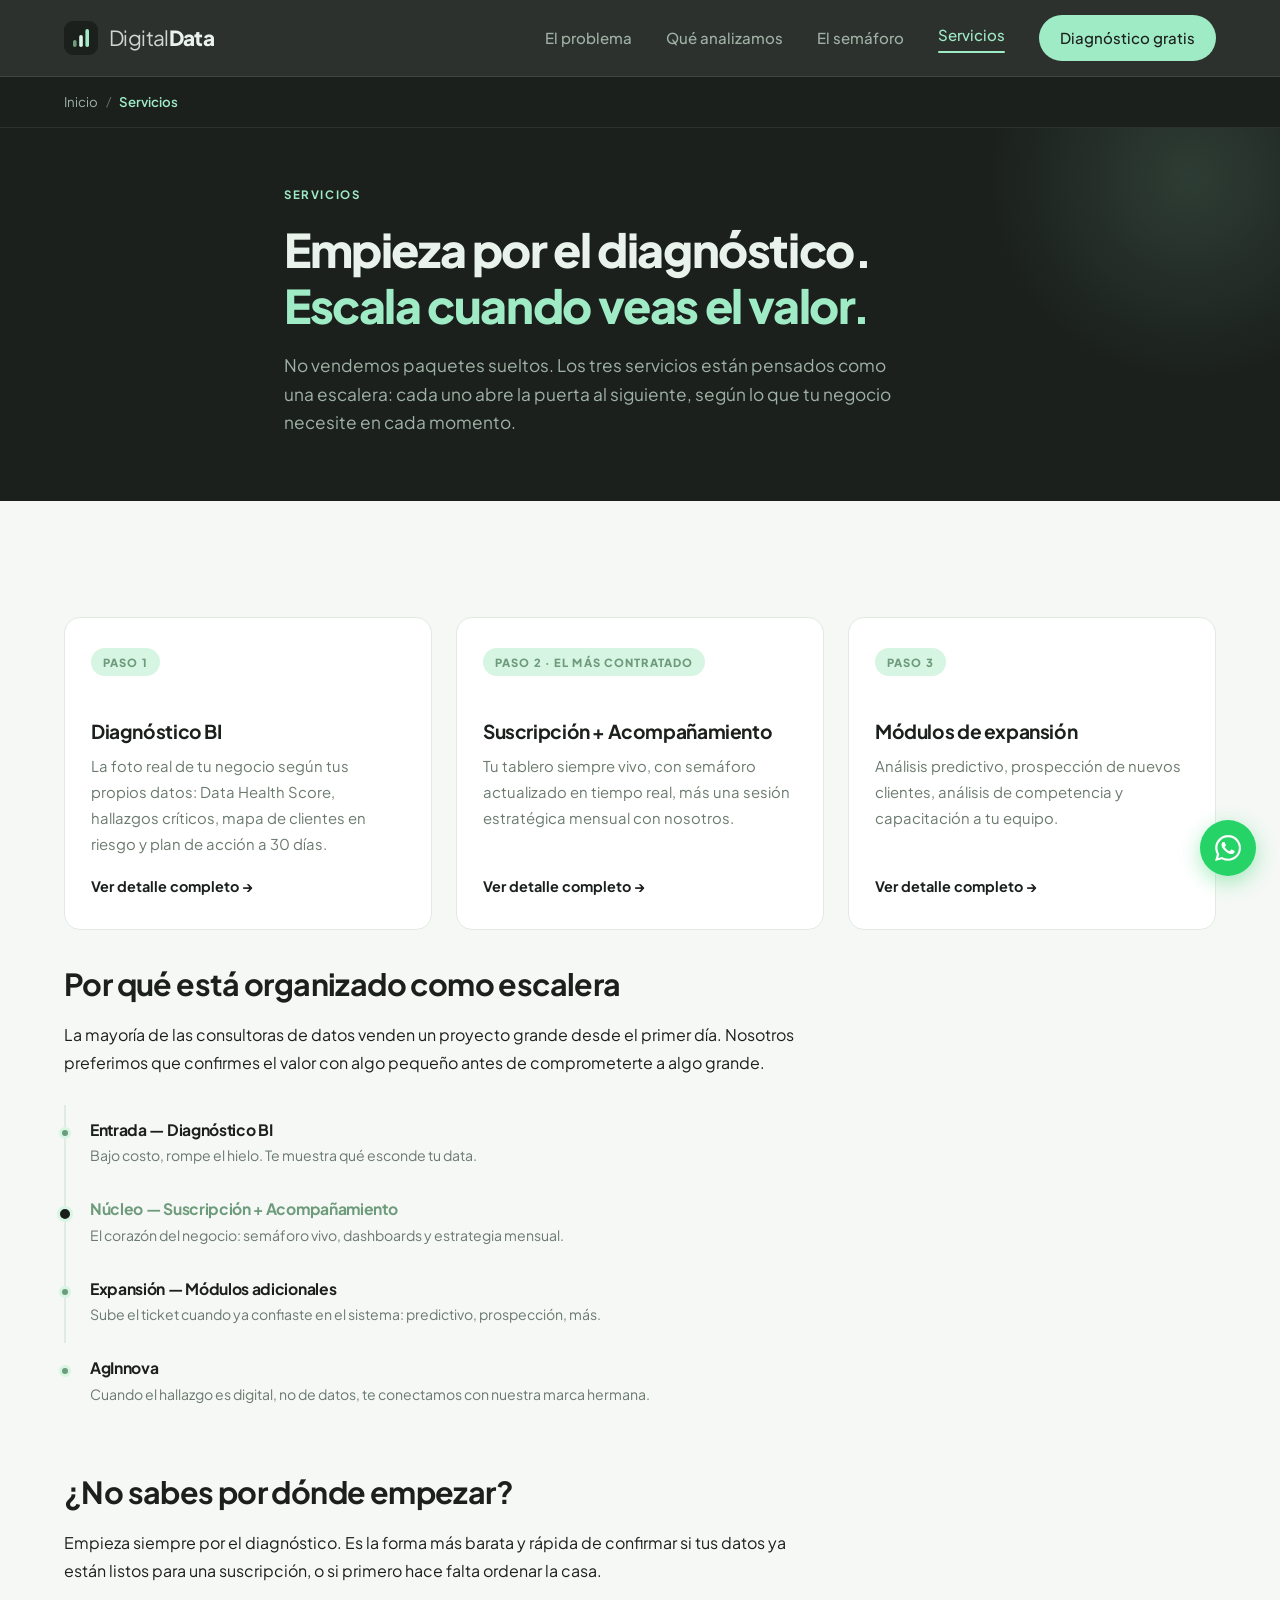
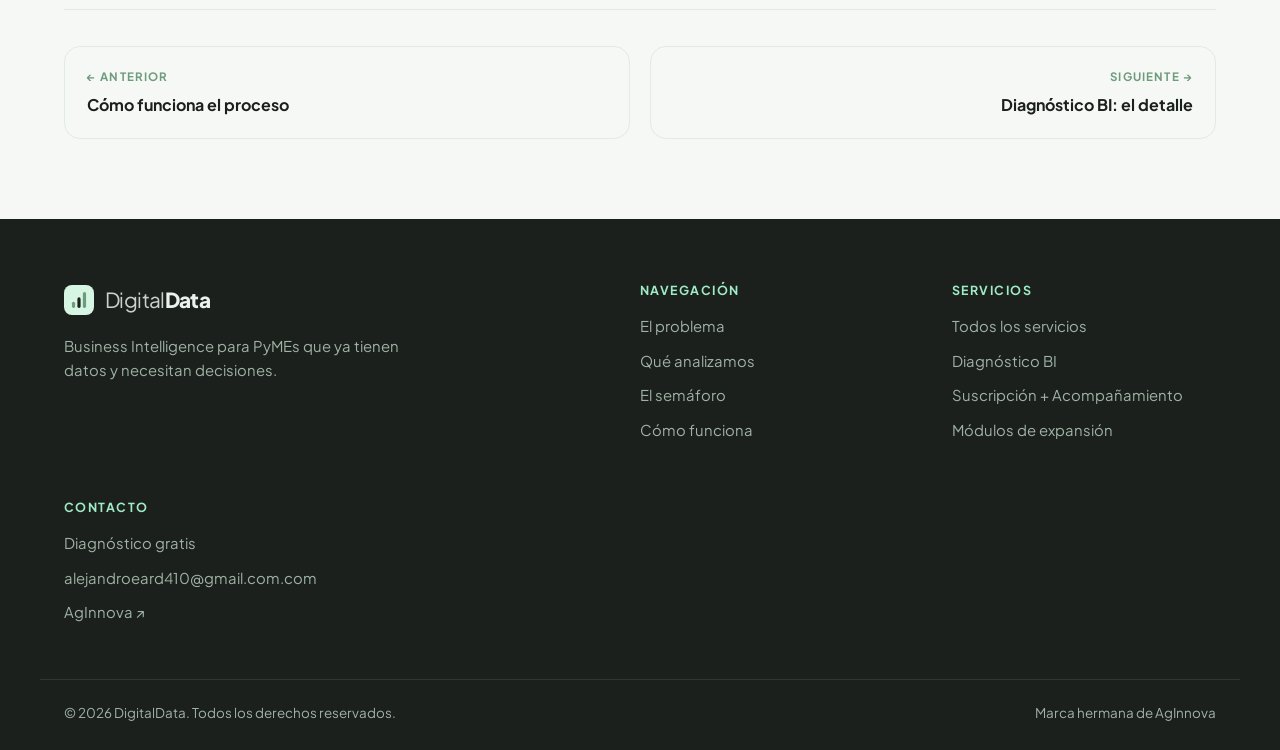
<file: web/servicios.html>
<!DOCTYPE html>
<html lang="es">
<head>
  <!-- Google Tag Manager -->
<script>(function(w,d,s,l,i){w[l]=w[l]||[];w[l].push({'gtm.start':
new Date().getTime(),event:'gtm.js'});var f=d.getElementsByTagName(s)[0],
j=d.createElement(s),dl=l!='dataLayer'?'&l='+l:'';j.async=true;j.src=
'https://www.googletagmanager.com/gtm.js?id='+i+dl;f.parentNode.insertBefore(j,f);
})(window,document,'script','dataLayer','GTM-MSNFKMRJ');</script>
<!-- End Google Tag Manager -->
<meta charset="UTF-8">
<meta name="viewport" content="width=device-width, initial-scale=1.0">
<title>Servicios de Business Intelligence para PyMEs | DigitalData</title>
<meta name="description" content="Diagnóstico BI, suscripción con acompañamiento estratégico y módulos de expansión. Tres servicios pensados como una escalera de valor, no como paquetes sueltos.">
<link rel="canonical" href="https://www.leurydata.it.com/servicios.html">
<link rel="icon" type="image/svg+xml" href="favicon.svg">
<link rel="preconnect" href="https://fonts.googleapis.com">
<link rel="preconnect" href="https://fonts.gstatic.com" crossorigin>
<link href="https://fonts.googleapis.com/css2?family=Plus+Jakarta+Sans:wght@400;500;600;700;800&display=swap" rel="stylesheet">
<link rel="stylesheet" href="css/styles.css">

<meta property="og:title" content="Servicios de Business Intelligence para PyMEs | DigitalData">
<meta property="og:description" content="Diagnóstico BI, suscripción con acompañamiento y módulos de expansión. Tres servicios pensados como una escalera de valor.">
<meta property="og:type" content="website">
<meta property="og:url" content="https://www.leurydata.it.com/servicios.html">

<script type="application/ld+json">
{
  "@context": "https://schema.org",
  "@type": "BreadcrumbList",
  "itemListElement": [
    {"@type": "ListItem", "position": 1, "name": "Inicio", "item": "https://www.leurydata.it.com/index.html"},
    {"@type": "ListItem", "position": 2, "name": "Servicios", "item": "https://www.leurydata.it.com/servicios.html"}
  ]
}
</script>
</head>
<body>
<!-- Google Tag Manager (noscript) -->
<noscript><iframe src="https://www.googletagmanager.com/ns.html?id=GTM-MSNFKMRJ"
height="0" width="0" style="display:none;visibility:hidden"></iframe></noscript>
<!-- End Google Tag Manager (noscript) -->
<header class="nav" id="nav">
  <div class="container nav-inner">
    <a href="index.html" class="logo">
      <svg width="34" height="34" viewBox="0 0 34 34" fill="none" aria-hidden="true">
        <rect width="34" height="34" rx="9" fill="#1B201C"/>
        <rect x="9" y="19" width="3.6" height="7" rx="1.8" fill="#6E9B7C"/>
        <rect x="15.2" y="14" width="3.6" height="12" rx="1.8" fill="#D6F5E3"/>
        <rect x="21.4" y="8" width="3.6" height="18" rx="1.8" fill="#9FEBC6"/>
      </svg>
      <span class="logo-text"><span class="lt-light">Digital</span><span class="lt-bold">Data</span></span>
    </a>
    <nav class="nav-links" id="navLinks">
      <a href="el-problema.html">El problema</a>
      <a href="que-analizamos.html">Qué analizamos</a>
      <a href="el-semaforo.html">El semáforo</a>
      <a href="servicios.html">Servicios</a>
      <a href="contacto.html" class="btn btn-primary btn-sm">Diagnóstico gratis</a>
    </nav>
    <button class="nav-toggle" id="navToggle" aria-label="Abrir menú" aria-expanded="false">
      <span></span><span></span><span></span>
    </button>
  </div>
</header>

<nav class="breadcrumb" aria-label="Ruta de navegación">
  <div class="container">
    <ol>
      <li><a href="index.html">Inicio</a></li>
      <li><span aria-current="page">Servicios</span></li>
    </ol>
  </div>
</nav>

<section class="page-hero">
  <div class="container page-hero-inner">
    <span class="eyebrow">SERVICIOS</span>
    <h1>Empieza por el diagnóstico. <span class="hl">Escala cuando veas el valor.</span></h1>
    <p>
      No vendemos paquetes sueltos. Los tres servicios están pensados como una escalera:
      cada uno abre la puerta al siguiente, según lo que tu negocio necesite en cada momento.
    </p>
  </div>
</section>

<article class="article">
  <div class="container">
    <div class="service-grid">
      <div class="service-card">
        <span class="sc-step">PASO 1</span>
        <h3>Diagnóstico BI</h3>
        <p>
          La foto real de tu negocio según tus propios datos: Data Health Score, hallazgos
          críticos, mapa de clientes en riesgo y plan de acción a 30 días.
        </p>
        <a href="servicio-diagnostico-bi.html" class="sc-link">Ver detalle completo →</a>
      </div>
      <div class="service-card">
        <span class="sc-step">PASO 2 · EL MÁS CONTRATADO</span>
        <h3>Suscripción + Acompañamiento</h3>
        <p>
          Tu tablero siempre vivo, con semáforo actualizado en tiempo real, más una sesión
          estratégica mensual con nosotros.
        </p>
        <a href="servicio-suscripcion-acompanamiento.html" class="sc-link">Ver detalle completo →</a>
      </div>
      <div class="service-card">
        <span class="sc-step">PASO 3</span>
        <h3>Módulos de expansión</h3>
        <p>
          Análisis predictivo, prospección de nuevos clientes, análisis de competencia y
          capacitación a tu equipo.
        </p>
        <a href="servicio-modulos-expansion.html" class="sc-link">Ver detalle completo →</a>
      </div>
    </div>

    <h2>Por qué está organizado como escalera</h2>
    <p>
      La mayoría de las consultoras de datos venden un proyecto grande desde el primer día.
      Nosotros preferimos que confirmes el valor con algo pequeño antes de comprometerte a
      algo grande.
    </p>

    <div class="ladder">
      <div class="ladder-step">
        <div>
          <h4>Entrada — Diagnóstico BI</h4>
          <p>Bajo costo, rompe el hielo. Te muestra qué esconde tu data.</p>
        </div>
      </div>
      <div class="ladder-step actual">
        <div>
          <h4>Núcleo — Suscripción + Acompañamiento</h4>
          <p>El corazón del negocio: semáforo vivo, dashboards y estrategia mensual.</p>
        </div>
      </div>
      <div class="ladder-step">
        <div>
          <h4>Expansión — Módulos adicionales</h4>
          <p>Sube el ticket cuando ya confiaste en el sistema: predictivo, prospección, más.</p>
        </div>
      </div>
      <div class="ladder-step">
        <div>
          <h4>AgInnova</h4>
          <p>Cuando el hallazgo es digital, no de datos, te conectamos con nuestra marca hermana.</p>
        </div>
      </div>
    </div>

    <h2>¿No sabes por dónde empezar?</h2>
    <p>
      Empieza siempre por el diagnóstico. Es la forma más barata y rápida de confirmar si tus
      datos ya están listos para una suscripción, o si primero hace falta ordenar la casa.
    </p>

    <div class="page-nav">
      <a href="como-funciona.html" class="page-nav-link prev">
        <span class="page-nav-eyebrow">← Anterior</span>
        <span class="page-nav-title">Cómo funciona el proceso</span>
      </a>
      <a href="servicio-diagnostico-bi.html" class="page-nav-link next">
        <span class="page-nav-eyebrow">Siguiente →</span>
        <span class="page-nav-title">Diagnóstico BI: el detalle</span>
      </a>
    </div>
  </div>
</article>

<footer class="footer">
  <div class="container footer-inner">
    <div class="f-brand">
      <a href="index.html" class="logo">
        <svg width="30" height="30" viewBox="0 0 34 34" fill="none" aria-hidden="true">
          <rect width="34" height="34" rx="9" fill="#D6F5E3"/>
          <rect x="9" y="19" width="3.6" height="7" rx="1.8" fill="#6E9B7C"/>
          <rect x="15.2" y="14" width="3.6" height="12" rx="1.8" fill="#1B201C"/>
          <rect x="21.4" y="8" width="3.6" height="18" rx="1.8" fill="#6E9B7C"/>
        </svg>
        <span class="logo-text light"><span class="lt-light">Digital</span><span class="lt-bold">Data</span></span>
      </a>
      <p>Business Intelligence para PyMEs que ya tienen datos y necesitan decisiones.</p>
    </div>
    <div class="f-links">
      <h4>Navegación</h4>
      <a href="el-problema.html">El problema</a>
      <a href="que-analizamos.html">Qué analizamos</a>
      <a href="el-semaforo.html">El semáforo</a>
      <a href="como-funciona.html">Cómo funciona</a>
    </div>
    <div class="f-links">
      <h4>Servicios</h4>
      <a href="servicios.html">Todos los servicios</a>
      <a href="servicio-diagnostico-bi.html">Diagnóstico BI</a>
      <a href="servicio-suscripcion-acompanamiento.html">Suscripción + Acompañamiento</a>
      <a href="servicio-modulos-expansion.html">Módulos de expansión</a>
    </div>
    <div class="f-links">
      <h4>Contacto</h4>
      <a href="contacto.html">Diagnóstico gratis</a>
      <a href="mailto:CORREO@digitaldata.com" id="footerMail">CORREO@digitaldata.com</a>
      <a href="https://aginnova.it.com" target="_blank" rel="noopener">AgInnova ↗</a>
    </div>
  </div>
  <div class="container footer-bottom">
    <span>© <span id="year">2026</span> DigitalData. Todos los derechos reservados.</span>
    <span>Marca hermana de AgInnova</span>
  </div>
</footer>

<a href="#" class="wa-float" id="waFloat" aria-label="Escríbenos por WhatsApp">
  <svg viewBox="0 0 24 24" fill="currentColor" width="26" height="26"><path d="M17.47 14.38c-.3-.15-1.76-.87-2.03-.97-.27-.1-.47-.15-.67.15-.2.3-.77.97-.94 1.17-.17.2-.35.22-.65.07-.3-.15-1.25-.46-2.38-1.47-.88-.78-1.48-1.75-1.65-2.05-.17-.3-.02-.46.13-.61.14-.14.3-.35.45-.53.15-.18.2-.3.3-.5.1-.2.05-.38-.03-.53-.07-.15-.67-1.62-.92-2.22-.24-.58-.49-.5-.67-.51h-.57c-.2 0-.52.07-.8.38-.27.3-1.04 1.02-1.04 2.48s1.07 2.88 1.22 3.08c.15.2 2.1 3.2 5.08 4.49.71.3 1.26.49 1.69.63.71.22 1.36.19 1.87.12.57-.09 1.76-.72 2.01-1.41.25-.7.25-1.29.17-1.41-.07-.13-.27-.2-.57-.35M12.05 21.8h-.03c-1.75 0-3.47-.47-4.97-1.36l-.36-.21-3.7.97.99-3.6-.23-.37a9.86 9.86 0 0 1-1.51-5.26c0-5.45 4.44-9.88 9.9-9.88 2.64 0 5.12 1.03 6.99 2.9a9.82 9.82 0 0 1 2.89 6.99c0 5.45-4.44 9.88-9.88 9.88M20.52 3.45A11.8 11.8 0 0 0 12.05 0C5.5 0 .17 5.33.17 11.88c0 2.09.55 4.14 1.59 5.94L.07 24l6.33-1.66a11.85 11.85 0 0 0 5.65 1.44h.01c6.55 0 11.88-5.33 11.88-11.88 0-3.17-1.24-6.15-3.48-8.4"/></svg>
</a>

<script src="js/main.js"></script>
</body>
</html>
</file>
<file: web/css/styles.css>
/* ============================================
   DigitalData — Hoja de estilos
   Paleta: carbón + salvia + menta
   ============================================ */

:root{
  /* Marca */
  --ink:        #1B201C;
  --ink-2:      #2A322C;
  --ink-3:      #3C463E;
  --sage:       #6E9B7C;
  --sage-2:     #A9C9B5;
  --mint-pale:  #D6F5E3;
  --mint:       #9FEBC6;

  /* Superficies */
  --bg:         #F5F8F5;
  --bg-alt:     #EDF3EE;
  --card:       #FFFFFF;
  --line:       #E2EAE4;

  /* Texto */
  --text:       #1B201C;
  --muted:      #6B7A6E;
  --on-dark:    #EAF2EC;
  --on-dark-mut:#9FB2A5;

  /* Semáforo (fuera de la paleta a propósito: una alerta debe verse como alerta) */
  --red:        #C75A4A;
  --red-soft:   #FBEAE6;
  --amber:      #E0A458;
  --amber-soft: #FDF3E3;
  --green:      #4E9E6E;
  --green-soft: #E4F6EA;

  --radius:     16px;
  --radius-sm:  10px;
  --shadow:     0 1px 2px rgba(27,32,28,.04), 0 8px 24px rgba(27,32,28,.06);
  --shadow-lg:  0 2px 4px rgba(27,32,28,.05), 0 20px 48px rgba(27,32,28,.10);
  --max:        1200px;
}

*,*::before,*::after{ box-sizing:border-box; }

html{ scroll-behavior:smooth; scroll-padding-top:88px; }

body{
  margin:0;
  font-family:'Plus Jakarta Sans', -apple-system, BlinkMacSystemFont, 'Segoe UI', Roboto, sans-serif;
  background:var(--bg);
  color:var(--text);
  line-height:1.65;
  -webkit-font-smoothing:antialiased;
}

h1,h2,h3,h4{ margin:0; line-height:1.2; letter-spacing:-.02em; font-weight:700; }
p{ margin:0; }
a{ color:inherit; text-decoration:none; }
ul{ margin:0; padding:0; list-style:none; }
img,svg{ max-width:100%; }

.container{ width:100%; max-width:var(--max); margin:0 auto; padding:0 24px; }

/* ---------- Botones ---------- */
.btn{
  display:inline-flex; align-items:center; justify-content:center;
  gap:8px; padding:14px 26px; border-radius:999px;
  font-weight:600; font-size:.95rem; border:1.5px solid transparent;
  cursor:pointer; transition:transform .15s ease, background .2s ease, box-shadow .2s ease, color .2s ease;
  font-family:inherit; white-space:nowrap;
}
.btn:hover{ transform:translateY(-2px); }
.btn-sm{ padding:10px 20px; font-size:.88rem; }
.btn-block{ width:100%; }

.btn-primary{ background:var(--ink); color:var(--mint-pale); }
.btn-primary:hover{ background:var(--ink-2); box-shadow:0 10px 26px rgba(27,32,28,.22); }

.btn-mint{ background:var(--mint); color:var(--ink); }
.btn-mint:hover{ background:#B4F1D5; box-shadow:0 10px 26px rgba(110,155,124,.35); }

.btn-outline{ background:transparent; color:var(--ink); border-color:var(--line); }
.btn-outline:hover{ border-color:var(--sage); background:var(--bg-alt); }

.btn-ghost{ background:transparent; color:var(--on-dark); border-color:rgba(234,242,236,.28); }
.btn-ghost:hover{ background:rgba(234,242,236,.08); border-color:var(--mint); color:var(--mint); }

/* En secciones claras el ghost cambia */
.section .btn-ghost{ color:var(--ink); border-color:var(--line); }
.section .btn-ghost:hover{ background:var(--bg-alt); color:var(--ink); border-color:var(--sage); }

/* ---------- Eyebrow / encabezados ---------- */
.eyebrow{
  display:inline-block; font-size:.72rem; font-weight:700;
  letter-spacing:.14em; text-transform:uppercase;
  color:var(--mint); margin-bottom:18px;
}
.eyebrow.dark{ color:var(--sage); }

.section{ padding:96px 0; }
.section.alt{ background:var(--bg-alt); }

.section-head{ max-width:680px; margin-bottom:56px; }
.section-head h2{ font-size:clamp(1.75rem, 3.4vw, 2.6rem); }
.section-sub{ margin-top:16px; color:var(--muted); font-size:1.05rem; }

/* ============================================
   NAV
   ============================================ */
.nav{
  position:sticky; top:0; z-index:100;
  background:rgba(27,32,28,.92);
  backdrop-filter:blur(12px);
  border-bottom:1px solid rgba(234,242,236,.10);
  transition:background .3s ease;
}
.nav-inner{ display:flex; align-items:center; justify-content:space-between; height:76px; }

.logo{ display:flex; align-items:center; gap:11px; }
.logo-text{ font-size:1.3rem; letter-spacing:-.03em; color:var(--on-dark); }
.lt-light{ font-weight:400; opacity:.85; }
.lt-bold{ font-weight:800; }

.nav-links{ display:flex; align-items:center; gap:34px; }
.nav-links a{
  font-size:.94rem; font-weight:500; color:var(--on-dark-mut);
  transition:color .2s ease;
}
.nav-links a:hover{ color:var(--mint); }
.nav-links a.active{ color:var(--mint); }
.nav-links a.active::after{
  content:''; display:block; height:2px; background:var(--mint);
  margin-top:4px; border-radius:2px;
}
.nav-links .btn{ color:var(--ink); }
.nav-links .btn-primary{ background:var(--mint); color:var(--ink); }
.nav-links .btn-primary:hover{ background:#B4F1D5; color:var(--ink); }

.nav-toggle{
  display:none; flex-direction:column; gap:5px;
  background:none; border:0; cursor:pointer; padding:8px;
}
.nav-toggle span{
  width:24px; height:2px; background:var(--on-dark); border-radius:2px;
  transition:transform .25s ease, opacity .2s ease;
}
.nav-toggle.open span:nth-child(1){ transform:translateY(7px) rotate(45deg); }
.nav-toggle.open span:nth-child(2){ opacity:0; }
.nav-toggle.open span:nth-child(3){ transform:translateY(-7px) rotate(-45deg); }

/* ============================================
   HERO
   ============================================ */
.hero{
  background:var(--ink);
  color:var(--on-dark);
  padding:88px 0 104px;
  position:relative;
  overflow:hidden;
}
.hero::before{
  content:''; position:absolute; top:-180px; right:-140px;
  width:560px; height:560px; border-radius:50%;
  background:radial-gradient(circle, rgba(159,235,198,.16) 0%, transparent 68%);
  pointer-events:none;
}
.hero-inner{
  display:grid; grid-template-columns:1.05fr .95fr;
  gap:64px; align-items:center; position:relative; z-index:1;
}
.hero h1{
  font-size:clamp(2.1rem, 4.8vw, 3.5rem);
  font-weight:800; margin-bottom:24px;
}
.hero h1 .hl{ color:var(--mint); }
.hero-sub{
  font-size:1.13rem; color:var(--on-dark-mut);
  max-width:540px; margin-bottom:34px;
}
.hero-cta{ display:flex; gap:14px; flex-wrap:wrap; margin-bottom:24px; }
.hero-cta .btn-primary{ background:var(--mint); color:var(--ink); }
.hero-cta .btn-primary:hover{ background:#B4F1D5; }
.hero-note{ font-size:.88rem; color:var(--on-dark-mut); opacity:.75; }

/* Panel del semáforo en el hero */
.hero-panel{
  background:var(--card); border-radius:var(--radius);
  padding:22px; box-shadow:var(--shadow-lg);
  color:var(--text);
}
.panel-head{
  display:flex; align-items:center; justify-content:space-between;
  padding-bottom:16px; margin-bottom:8px; border-bottom:1px solid var(--line);
}
.panel-title{ font-weight:700; font-size:1rem; }
.panel-live{
  display:inline-flex; align-items:center; gap:7px;
  font-size:.74rem; font-weight:600; color:var(--green);
  background:var(--green-soft); padding:5px 11px; border-radius:999px;
}
.panel-live i{
  width:6px; height:6px; border-radius:50%; background:var(--green);
  animation:pulse 1.8s ease-in-out infinite;
}
@keyframes pulse{ 0%,100%{opacity:1} 50%{opacity:.35} }

.panel-row{
  display:flex; align-items:center; gap:13px;
  padding:14px 12px; border-radius:var(--radius-sm); margin-top:8px;
}
.panel-row .dot{ width:10px; height:10px; border-radius:50%; flex-shrink:0; }
.panel-row.red{ background:var(--red-soft); }
.panel-row.red .dot{ background:var(--red); }
.panel-row.amber{ background:var(--amber-soft); }
.panel-row.amber .dot{ background:var(--amber); }
.panel-row.green{ background:var(--green-soft); }
.panel-row.green .dot{ background:var(--green); }

.pr-body{ display:flex; flex-direction:column; flex:1; min-width:0; }
.pr-body strong{ font-size:.92rem; font-weight:700; }
.pr-body span{ font-size:.79rem; color:var(--muted); line-height:1.45; }
.pr-tag{
  font-size:.7rem; font-weight:700; text-transform:uppercase;
  letter-spacing:.05em; color:var(--ink-3); white-space:nowrap;
}
.panel-foot{
  margin-top:16px; padding-top:14px; border-top:1px solid var(--line);
  font-size:.72rem; color:var(--muted); text-align:center;
}

/* ============================================
   PROBLEMA
   ============================================ */
.grid-3{ display:grid; grid-template-columns:repeat(3,1fr); gap:24px; }

.card.plain{
  background:var(--card); border:1px solid var(--line);
  border-radius:var(--radius); padding:32px 28px;
  transition:transform .2s ease, box-shadow .2s ease, border-color .2s ease;
}
.card.plain:hover{ transform:translateY(-4px); box-shadow:var(--shadow); border-color:var(--sage-2); }
.card-num{
  display:block; font-size:.8rem; font-weight:800;
  color:var(--sage); letter-spacing:.08em; margin-bottom:14px;
}
.card.plain h3{ font-size:1.16rem; margin-bottom:11px; }
.card.plain p{ color:var(--muted); font-size:.95rem; }

/* ============================================
   PILARES
   ============================================ */
.pillars{ display:grid; grid-template-columns:repeat(2,1fr); gap:20px; }
.pillar{
  display:flex; gap:20px; align-items:flex-start;
  background:var(--card); border:1px solid var(--line);
  border-radius:var(--radius); padding:28px;
  transition:transform .2s ease, box-shadow .2s ease, border-color .2s ease;
}
.pillar:hover{ transform:translateY(-3px); box-shadow:var(--shadow); border-color:var(--sage-2); }
.pillar.wide{ grid-column:1 / -1; }

.p-icon{
  width:50px; height:50px; border-radius:13px; flex-shrink:0;
  display:flex; align-items:center; justify-content:center;
}
.p-icon svg{ width:23px; height:23px; }
.p-icon.navy{ background:var(--ink); color:var(--mint); }
.p-icon.coral{ background:var(--mint-pale); color:var(--sage); }

.p-body h3{ font-size:1.1rem; margin-bottom:8px; }
.p-body p{ color:var(--muted); font-size:.94rem; margin-bottom:12px; }
.p-q{
  display:inline-block; font-size:.83rem; font-weight:600;
  color:var(--sage); background:var(--mint-pale);
  padding:5px 13px; border-radius:999px;
}

/* ============================================
   SEMÁFORO
   ============================================ */
.semaforo-sec{ background:var(--ink); color:var(--on-dark); }
.sem-inner{ display:grid; grid-template-columns:1fr 1.1fr; gap:64px; align-items:center; }
.sem-copy h2{ font-size:clamp(1.75rem,3.4vw,2.5rem); margin-bottom:20px; }
.sem-copy p{ color:var(--on-dark-mut); font-size:1.05rem; margin-bottom:30px; }

.sem-cards{ display:flex; flex-direction:column; gap:14px; }
.sem-card{
  background:var(--card); border-radius:var(--radius);
  padding:24px 26px; color:var(--text);
  border-left:5px solid transparent;
}
.sem-card.red{ border-left-color:var(--red); }
.sem-card.amber{ border-left-color:var(--amber); }
.sem-card.green{ border-left-color:var(--green); }

.sc-top{ display:flex; align-items:center; gap:9px; margin-bottom:11px; }
.sc-dot{ width:11px; height:11px; border-radius:50%; }
.sem-card.red .sc-dot{ background:var(--red); }
.sem-card.amber .sc-dot{ background:var(--amber); }
.sem-card.green .sc-dot{ background:var(--green); }
.sc-label{ font-size:.7rem; font-weight:800; letter-spacing:.12em; color:var(--muted); }
.sem-card h4{ font-size:1.1rem; margin-bottom:7px; }
.sem-card p{ font-size:.92rem; color:var(--muted); }

/* ============================================
   PASOS
   ============================================ */
.steps{ display:grid; grid-template-columns:repeat(3,1fr); gap:24px; }
.step{
  background:var(--card); border:1px solid var(--line);
  border-radius:var(--radius); padding:32px 28px; position:relative;
}
.step-n{
  width:42px; height:42px; border-radius:12px;
  background:var(--mint); color:var(--ink);
  display:flex; align-items:center; justify-content:center;
  font-weight:800; font-size:1.05rem; margin-bottom:18px;
}
.step h3{ font-size:1.14rem; margin-bottom:10px; }
.step p{ color:var(--muted); font-size:.95rem; margin-bottom:18px; }
.step-time{
  font-size:.78rem; font-weight:700; color:var(--sage);
  text-transform:uppercase; letter-spacing:.07em;
}

/* ============================================
   PLANES
   ============================================ */
.plans{ display:grid; grid-template-columns:repeat(3,1fr); gap:24px; align-items:start; }
.plan{
  background:var(--card); border:1px solid var(--line);
  border-radius:var(--radius); padding:34px 30px;
  display:flex; flex-direction:column; height:100%;
}
.plan.featured{
  background:var(--ink); color:var(--on-dark);
  border-color:var(--ink); box-shadow:var(--shadow-lg);
  transform:scale(1.03);
}
.plan-tag{
  display:inline-block; align-self:flex-start;
  font-size:.68rem; font-weight:800; letter-spacing:.1em;
  color:var(--sage); background:var(--mint-pale);
  padding:6px 12px; border-radius:999px; margin-bottom:18px;
}
.plan-tag.light{ background:var(--mint); color:var(--ink); }
.plan h3{ font-size:1.35rem; margin-bottom:10px; }
.plan-desc{ font-size:.95rem; color:var(--muted); margin-bottom:24px; }
.plan.featured .plan-desc{ color:var(--on-dark-mut); }

.plan ul{ margin-bottom:28px; flex:1; }
.plan li{
  position:relative; padding-left:26px; margin-bottom:12px;
  font-size:.93rem; color:var(--text);
}
.plan.featured li{ color:var(--on-dark); }
.plan li::before{
  content:''; position:absolute; left:0; top:8px;
  width:14px; height:8px; border-left:2px solid var(--sage);
  border-bottom:2px solid var(--sage);
  transform:rotate(-45deg);
}
.plan.featured li::before{ border-color:var(--mint); }

/* ============================================
   AGINNOVA
   ============================================ */
.aginnova{ background:var(--sage); color:#fff; padding:56px 0; }
.ag-inner{
  display:flex; align-items:center; justify-content:space-between;
  gap:40px; flex-wrap:wrap;
}
.ag-copy{ max-width:720px; }
.ag-copy .eyebrow{ color:var(--mint-pale); }
.ag-copy h3{ font-size:1.5rem; margin-bottom:12px; }
.ag-copy p{ color:rgba(255,255,255,.9); font-size:1rem; }
.ag-copy strong{ color:#fff; font-weight:700; }
.aginnova .btn-ghost{ color:#fff; border-color:rgba(255,255,255,.5); }
.aginnova .btn-ghost:hover{ background:rgba(255,255,255,.14); border-color:#fff; color:#fff; }

/* ============================================
   CONTACTO
   ============================================ */
.contacto{ background:var(--bg-alt); }
.contact-inner{ display:grid; grid-template-columns:1fr 1.05fr; gap:64px; align-items:start; }
.contact-copy h2{ font-size:clamp(1.75rem,3.4vw,2.4rem); margin-bottom:18px; }
.contact-copy > p{ color:var(--muted); font-size:1.05rem; margin-bottom:28px; }
.contact-list li{
  position:relative; padding-left:28px; margin-bottom:13px;
  font-size:.96rem; color:var(--text);
}
.contact-list li::before{
  content:''; position:absolute; left:0; top:7px;
  width:15px; height:8px; border-left:2.5px solid var(--green);
  border-bottom:2.5px solid var(--green); transform:rotate(-45deg);
}

.contact-form{
  background:var(--card); border:1px solid var(--line);
  border-radius:var(--radius); padding:34px; box-shadow:var(--shadow);
}
.field{ margin-bottom:18px; }
.field-row{ display:grid; grid-template-columns:1fr 1fr; gap:16px; }
.field label{
  display:block; font-size:.85rem; font-weight:600;
  margin-bottom:7px; color:var(--text);
}
.field label .opt{ font-weight:400; color:var(--muted); }
.field input, .field select, .field textarea{
  width:100%; padding:13px 15px; border:1.5px solid var(--line);
  border-radius:var(--radius-sm); font-family:inherit; font-size:.95rem;
  color:var(--text); background:var(--card); transition:border-color .18s ease, box-shadow .18s ease;
}
.field input:focus, .field select:focus, .field textarea:focus{
  outline:none; border-color:var(--sage);
  box-shadow:0 0 0 3px rgba(110,155,124,.16);
}
.field input.invalid, .field select.invalid{ border-color:var(--red); }
.field textarea{ resize:vertical; }
.form-note{
  margin-top:14px; font-size:.82rem; color:var(--muted); text-align:center;
}
.form-note.error{ color:var(--red); font-weight:600; }
.form-note.ok{ color:var(--green); font-weight:600; }

/* ============================================
   FOOTER
   ============================================ */
.footer{ background:var(--ink); color:var(--on-dark); padding:64px 0 0; }
.footer-inner{
  display:grid; grid-template-columns:2fr 1fr 1fr; gap:48px; padding-bottom:44px;
}
.f-brand .logo{ margin-bottom:16px; }
.f-brand p{ color:var(--on-dark-mut); font-size:.93rem; max-width:340px; }
.f-links h4{
  font-size:.78rem; letter-spacing:.12em; text-transform:uppercase;
  color:var(--mint); margin-bottom:16px; font-weight:700;
}
.f-links a{
  display:block; color:var(--on-dark-mut); font-size:.93rem;
  margin-bottom:10px; transition:color .2s ease;
}
.f-links a:hover{ color:var(--mint); }
.footer-bottom{
  display:flex; justify-content:space-between; align-items:center;
  padding-top:22px; padding-bottom:26px; flex-wrap:wrap; gap:10px;
  border-top:1px solid rgba(234,242,236,.10);
  font-size:.84rem; color:var(--on-dark-mut);
}

/* ============================================
   WHATSAPP FLOTANTE
   ============================================ */
.wa-float{
  position:fixed; right:24px; bottom:24px; z-index:90;
  width:56px; height:56px; border-radius:50%;
  background:#25D366; color:#fff;
  display:flex; align-items:center; justify-content:center;
  box-shadow:0 6px 20px rgba(37,211,102,.4);
  transition:transform .2s ease;
}
.wa-float:hover{ transform:scale(1.08); }

/* ============================================
   ANIMACIÓN DE ENTRADA
   ============================================ */
.reveal{ opacity:0; transform:translateY(22px); transition:opacity .6s ease, transform .6s ease; }
.reveal.visible{ opacity:1; transform:none; }

@media (prefers-reduced-motion:reduce){
  *{ animation:none !important; transition:none !important; }
  .reveal{ opacity:1; transform:none; }
  html{ scroll-behavior:auto; }
}

/* ============================================
   RESPONSIVE
   ============================================ */
@media (max-width:980px){
  .hero-inner, .sem-inner, .contact-inner{ grid-template-columns:1fr; gap:44px; }
  .footer-inner{ grid-template-columns:1fr 1fr; gap:36px; }
  .plan.featured{ transform:none; }
}

@media (max-width:860px){
  .nav-toggle{ display:flex; }
  .nav-links{
    position:absolute; top:76px; left:0; right:0;
    background:var(--ink); flex-direction:column; align-items:stretch;
    gap:0; padding:8px 24px 24px;
    border-bottom:1px solid rgba(234,242,236,.12);
    display:none;
  }
  .nav-links.open{ display:flex; }
  .nav-links a{ padding:14px 0; border-bottom:1px solid rgba(234,242,236,.08); }
  .nav-links .btn{ margin-top:16px; border-bottom:0; justify-content:center; }

  .grid-3, .steps, .plans, .pillars{ grid-template-columns:1fr; }
  .pillar.wide{ grid-column:auto; }
  .section{ padding:68px 0; }
  .hero{ padding:60px 0 76px; }
}

@media (max-width:520px){
  .field-row{ grid-template-columns:1fr; gap:0; }
  .footer-inner{ grid-template-columns:1fr; }
  .hero-cta .btn{ width:100%; }
  .container{ padding:0 18px; }
}

/* ============================================
   PÁGINAS INTERNAS — migas de pan, hero secundario,
   navegación entre páginas, contenido largo
   ============================================ */

/* ---------- Migas de pan ---------- */
.breadcrumb{
  background:var(--ink); border-bottom:1px solid rgba(234,242,236,.08);
}
.breadcrumb ol{
  display:flex; flex-wrap:wrap; align-items:center; gap:8px;
  padding:14px 0; list-style:none; margin:0;
}
.breadcrumb li{ display:flex; align-items:center; gap:8px; }
.breadcrumb li:not(:last-child)::after{
  content:'/'; color:var(--on-dark-mut); opacity:.5; font-size:.8rem;
}
.breadcrumb a{
  font-size:.83rem; color:var(--on-dark-mut); transition:color .2s ease;
}
.breadcrumb a:hover{ color:var(--mint); }
.breadcrumb span[aria-current]{ font-size:.83rem; color:var(--mint); font-weight:600; }

/* ---------- Hero secundario (páginas internas) ---------- */
.page-hero{
  background:var(--ink); color:var(--on-dark);
  padding:52px 0 64px; position:relative; overflow:hidden;
}
.page-hero::before{
  content:''; position:absolute; top:-160px; right:-120px;
  width:420px; height:420px; border-radius:50%;
  background:radial-gradient(circle, rgba(159,235,198,.14) 0%, transparent 68%);
  pointer-events:none;
}
.page-hero-inner{ position:relative; z-index:1; max-width:760px; }
.page-hero h1{
  font-size:clamp(1.9rem, 4vw, 2.9rem); font-weight:800;
  letter-spacing:-.03em; margin-bottom:18px;
}
.page-hero h1 .hl{ color:var(--mint); }
.page-hero p{ font-size:1.08rem; color:var(--on-dark-mut); max-width:620px; }
.page-hero .hero-cta{ margin-top:26px; }

/* ---------- Cuerpo de artículo / contenido largo ---------- */
.article{ padding:80px 0; }
.article-lead{
  font-size:1.15rem; color:var(--muted); max-width:740px;
  margin-bottom:44px; line-height:1.7;
}
.article h2{
  font-size:clamp(1.4rem, 2.6vw, 1.9rem); margin:52px 0 18px;
  letter-spacing:-.02em;
}
.article h2:first-of-type{ margin-top:0; }
.article h3{ font-size:1.15rem; margin:28px 0 12px; }
.article p{ color:var(--text); font-size:1rem; line-height:1.75; max-width:740px; margin-bottom:16px; }
.article p.muted{ color:var(--muted); }
.article ul, .article ol{ max-width:740px; margin:0 0 20px; padding-left:0; }
.article li{
  position:relative; padding-left:28px; margin-bottom:12px;
  font-size:.98rem; color:var(--text); line-height:1.6; list-style:none;
}
.article li::before{
  content:''; position:absolute; left:0; top:8px;
  width:15px; height:8px; border-left:2.5px solid var(--sage);
  border-bottom:2.5px solid var(--sage); transform:rotate(-45deg);
}
.article a.inline-link{
  color:var(--ink); font-weight:600; text-decoration:underline;
  text-decoration-color:var(--sage-2); text-underline-offset:3px;
  transition:text-decoration-color .2s ease;
}
.article a.inline-link:hover{ text-decoration-color:var(--sage); }

/* ---------- Tarjeta lateral / destacado dentro de artículo ---------- */
.callout{
  background:var(--mint-pale); border:1px solid #C3E9D2; border-radius:var(--radius);
  padding:24px 26px; max-width:740px; margin:28px 0;
}
.callout h4{ font-size:1rem; margin-bottom:8px; color:var(--ink); }
.callout p{ margin:0; font-size:.94rem; color:var(--ink-3); }

/* ---------- Tabla dentro de artículo ---------- */
.article .table-wrap{ overflow-x:auto; max-width:740px; margin:20px 0 28px; }
.article table{
  width:100%; border-collapse:collapse; font-size:.92rem;
  background:var(--card); border-radius:var(--radius-sm); overflow:hidden;
}
.article th{
  background:var(--ink); color:var(--mint-pale); text-align:left;
  padding:12px 16px; font-weight:700; font-size:.82rem;
}
.article td{ padding:12px 16px; border-bottom:1px solid var(--line); }
.article tr:last-child td{ border-bottom:0; }

/* ---------- Navegación siguiente/anterior entre páginas ---------- */
.page-nav{
  border-top:1px solid var(--line); padding-top:36px; margin-top:24px;
  display:grid; grid-template-columns:1fr 1fr; gap:20px;
}
.page-nav-link{
  display:flex; flex-direction:column; gap:6px; padding:20px 22px;
  border:1px solid var(--line); border-radius:var(--radius);
  transition:border-color .2s ease, transform .2s ease, box-shadow .2s ease;
}
.page-nav-link:hover{ border-color:var(--sage); transform:translateY(-2px); box-shadow:var(--shadow); }
.page-nav-link.next{ text-align:right; align-items:flex-end; }
.page-nav-eyebrow{
  font-size:.72rem; font-weight:700; letter-spacing:.1em; text-transform:uppercase;
  color:var(--sage);
}
.page-nav-title{ font-size:1rem; font-weight:700; color:var(--text); }

/* ---------- Grilla de servicios (página hub) ---------- */
.service-grid{ display:grid; grid-template-columns:repeat(3,1fr); gap:24px; margin:36px 0; }
.service-card{
  background:var(--card); border:1px solid var(--line); border-radius:var(--radius);
  padding:30px 26px; display:flex; flex-direction:column; height:100%;
  transition:transform .2s ease, box-shadow .2s ease, border-color .2s ease;
}
.service-card:hover{ transform:translateY(-3px); box-shadow:var(--shadow); border-color:var(--sage-2); }
.service-card .sc-step{
  font-size:.7rem; font-weight:800; letter-spacing:.1em; color:var(--sage);
  background:var(--mint-pale); padding:5px 12px; border-radius:999px;
  align-self:flex-start; margin-bottom:16px;
}
.service-card h3{ font-size:1.2rem; margin-bottom:10px; }
.service-card p{ color:var(--muted); font-size:.93rem; margin-bottom:18px; flex:1; }
.service-card .sc-link{
  font-size:.9rem; font-weight:700; color:var(--ink);
  display:inline-flex; align-items:center; gap:6px;
}

/* ---------- Encabezado de página de servicio individual ---------- */
.service-meta{
  display:flex; gap:12px; flex-wrap:wrap; margin-bottom:22px;
}
.service-meta span{
  font-size:.76rem; font-weight:700; letter-spacing:.06em; text-transform:uppercase;
  background:rgba(234,242,236,.1); color:var(--mint);
  padding:6px 13px; border-radius:999px; border:1px solid rgba(234,242,236,.18);
}

/* ---------- Escalera de servicios (ladder visual) ---------- */
.ladder{ display:flex; flex-direction:column; gap:0; max-width:740px; margin:28px 0 36px; }
.ladder-step{
  display:flex; gap:16px; align-items:flex-start; padding:16px 0;
  border-left:2px solid var(--line); padding-left:24px; position:relative;
}
.ladder-step::before{
  content:''; position:absolute; left:-7px; top:22px; width:12px; height:12px;
  border-radius:50%; background:var(--sage); border:3px solid var(--mint-pale);
}
.ladder-step.actual::before{ background:var(--ink); width:16px; height:16px; left:-9px; }
.ladder-step:last-child{ border-left-color:transparent; }
.ladder-step h4{ font-size:.98rem; margin-bottom:4px; }
.ladder-step p{ font-size:.88rem; color:var(--muted); margin:0; }
.ladder-step.actual h4{ color:var(--sage); }

@media (max-width:860px){
  .page-nav{ grid-template-columns:1fr; }
  .page-nav-link.next{ text-align:left; align-items:flex-start; }
  .service-grid{ grid-template-columns:1fr; }
}
</file>
